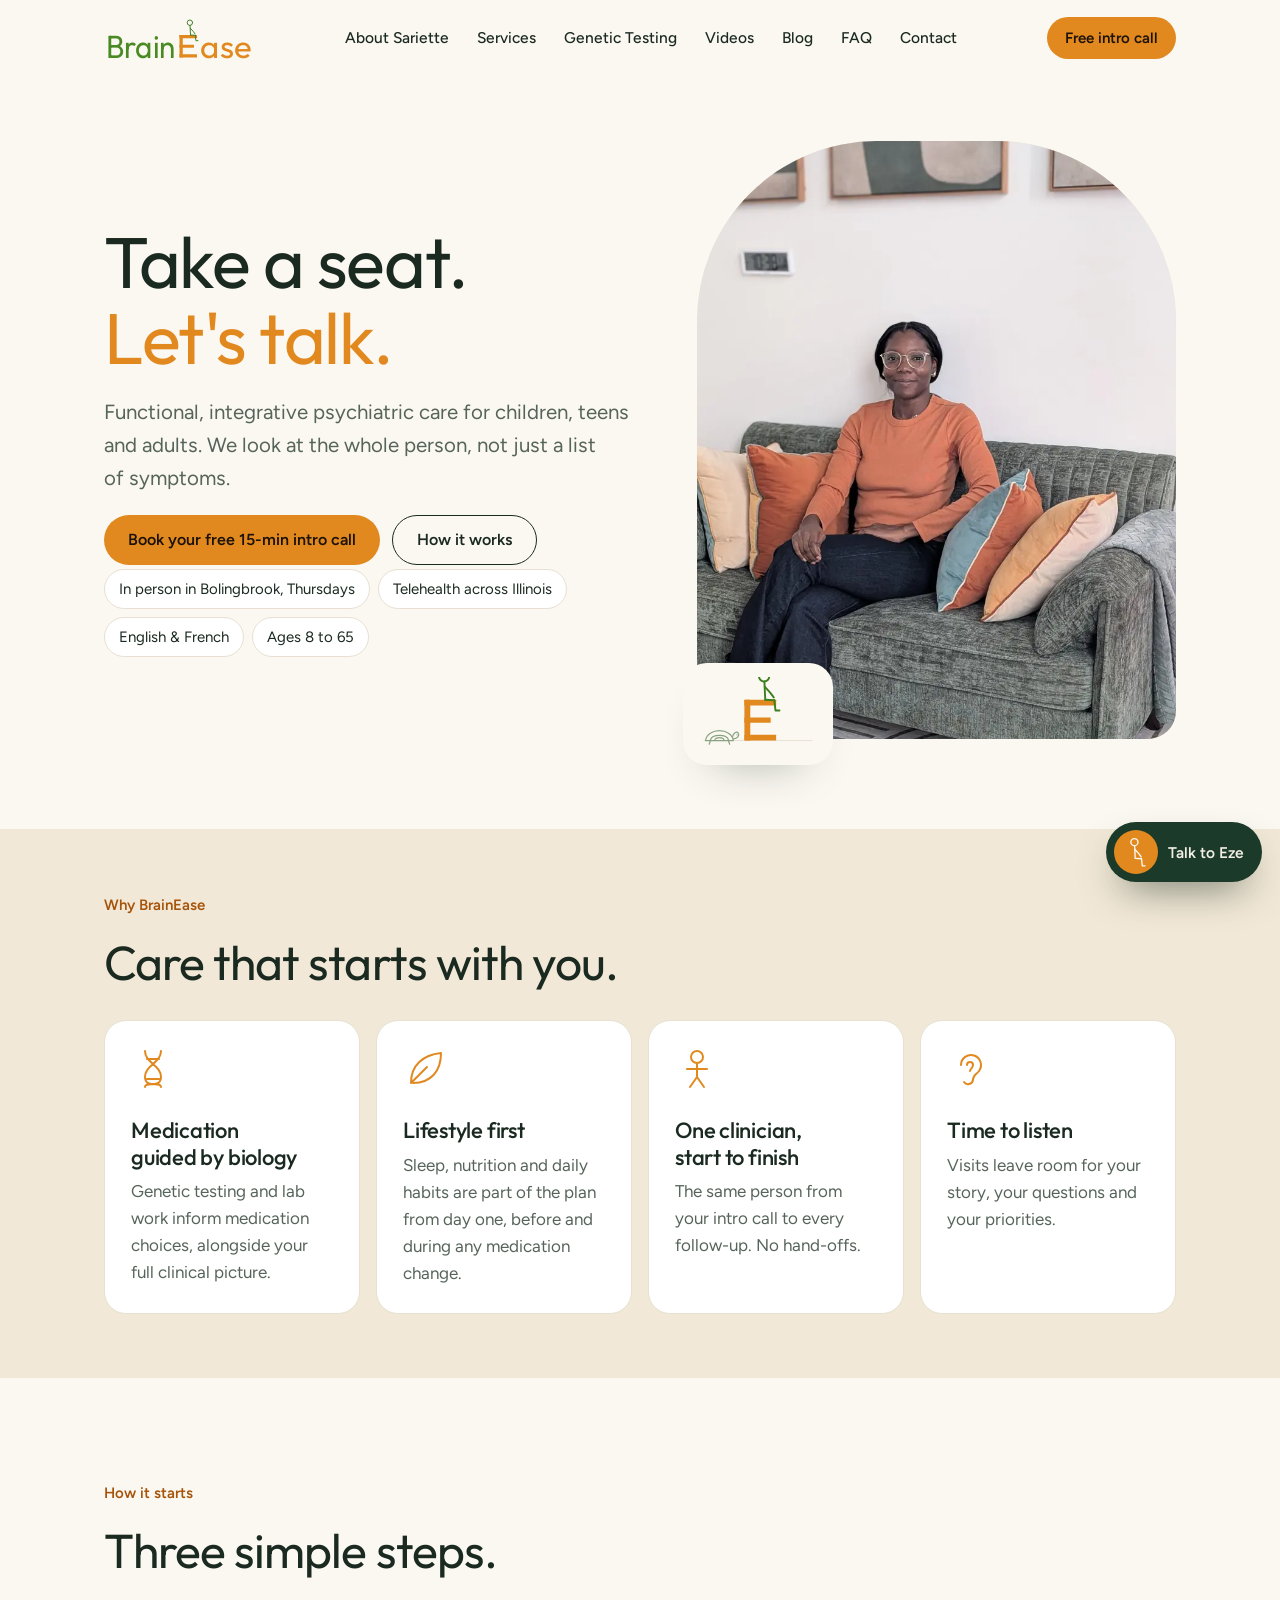
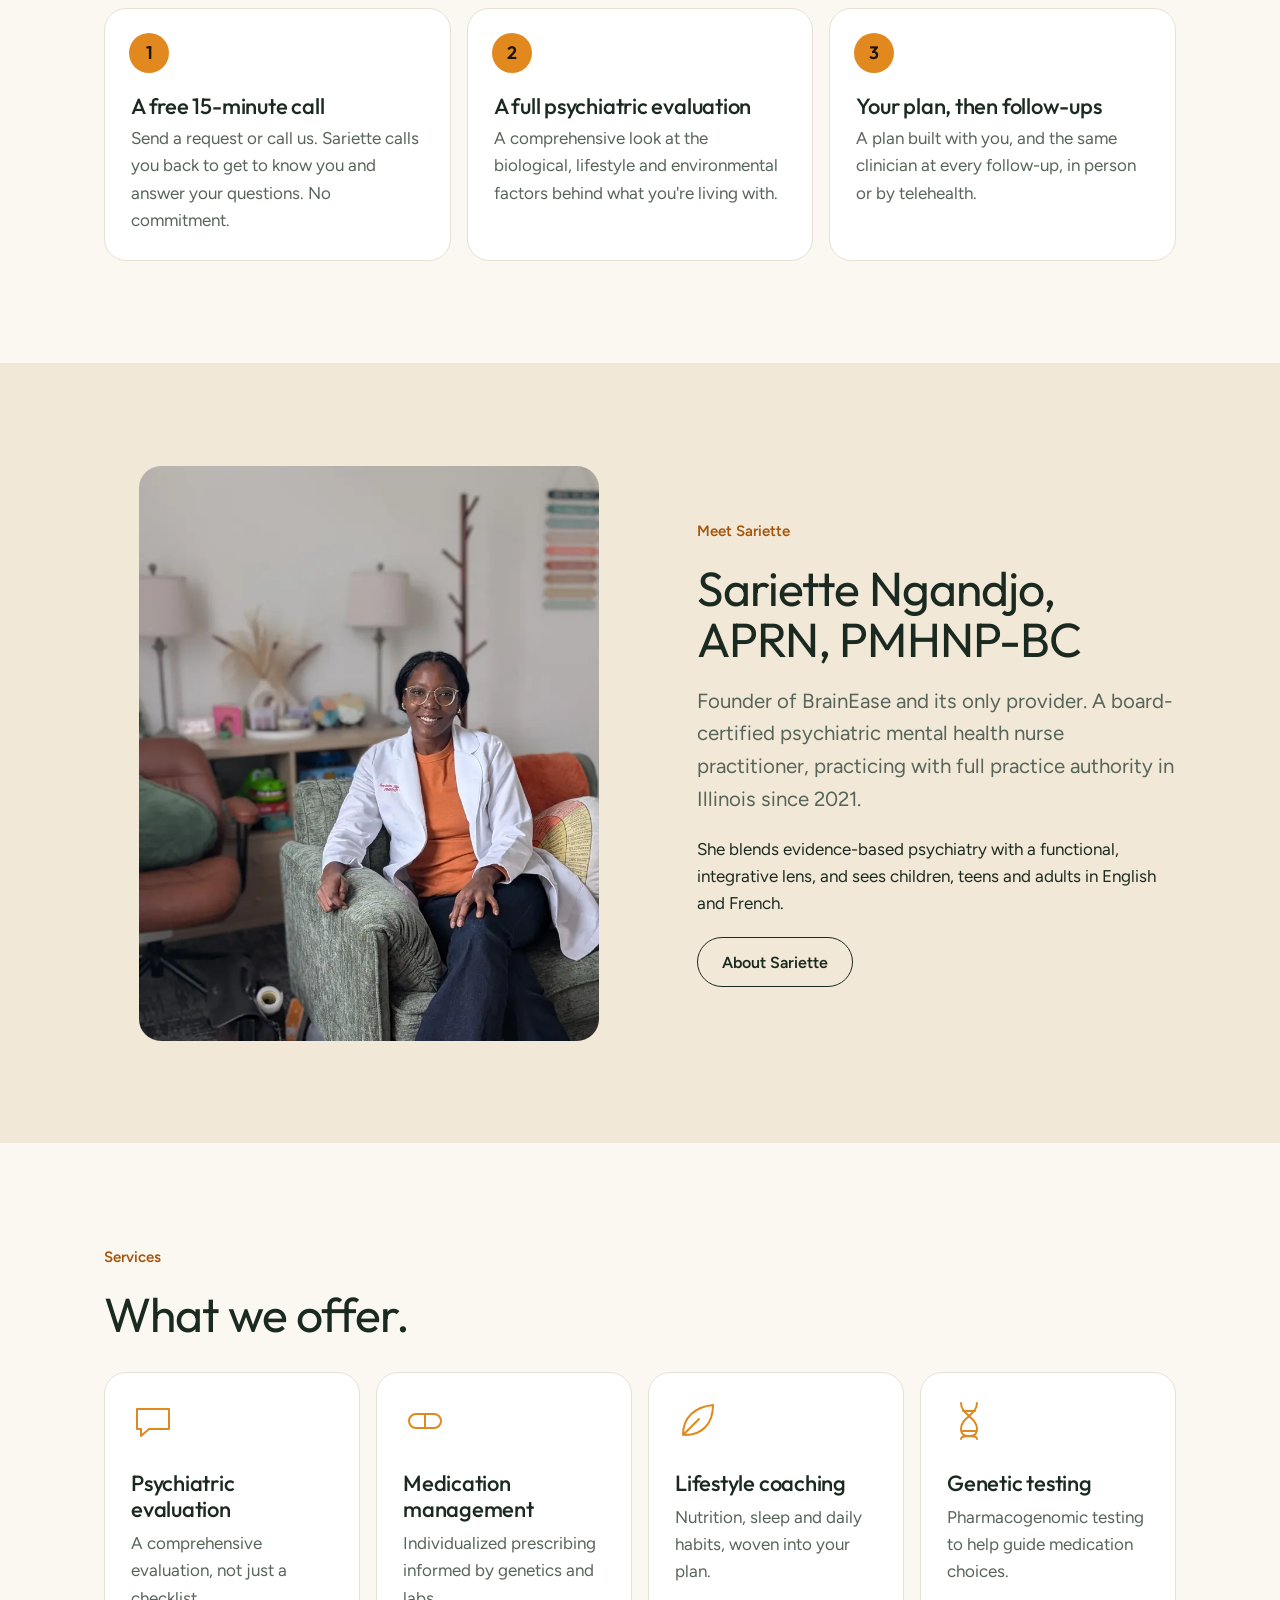
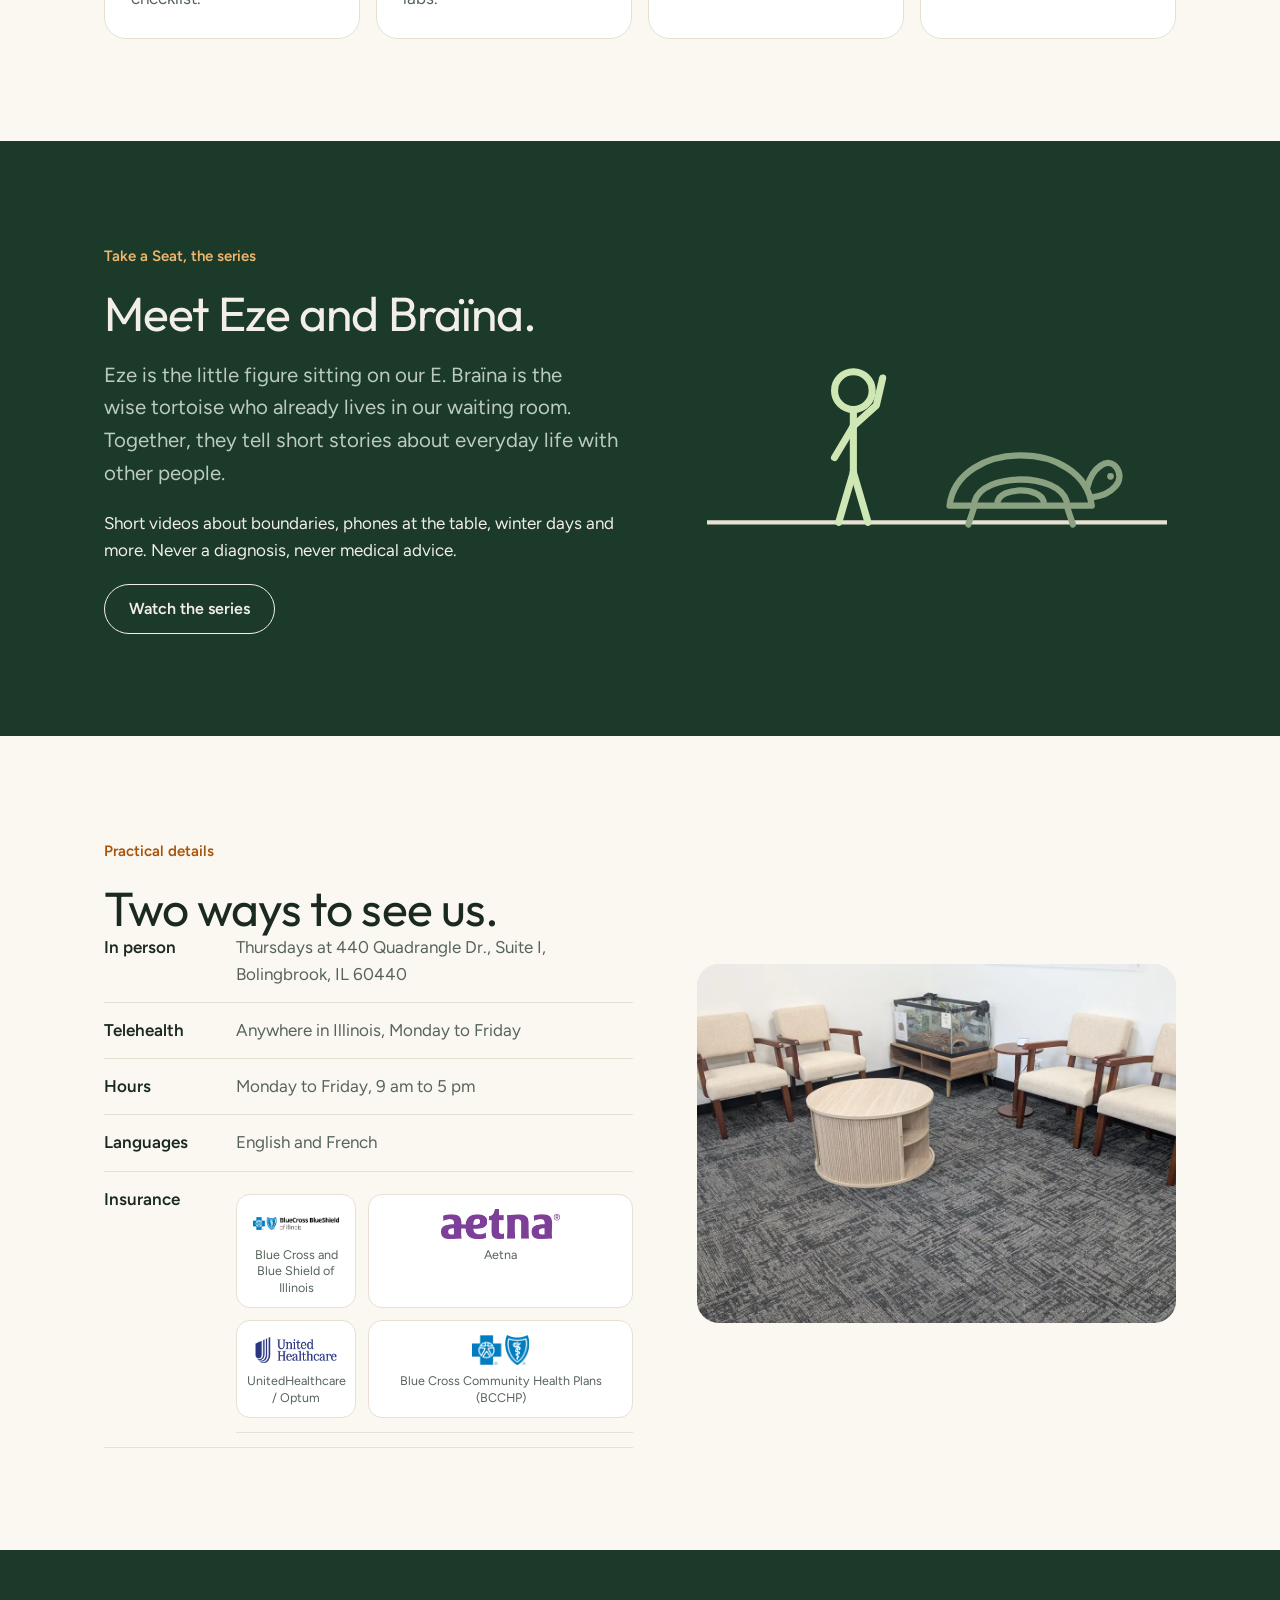
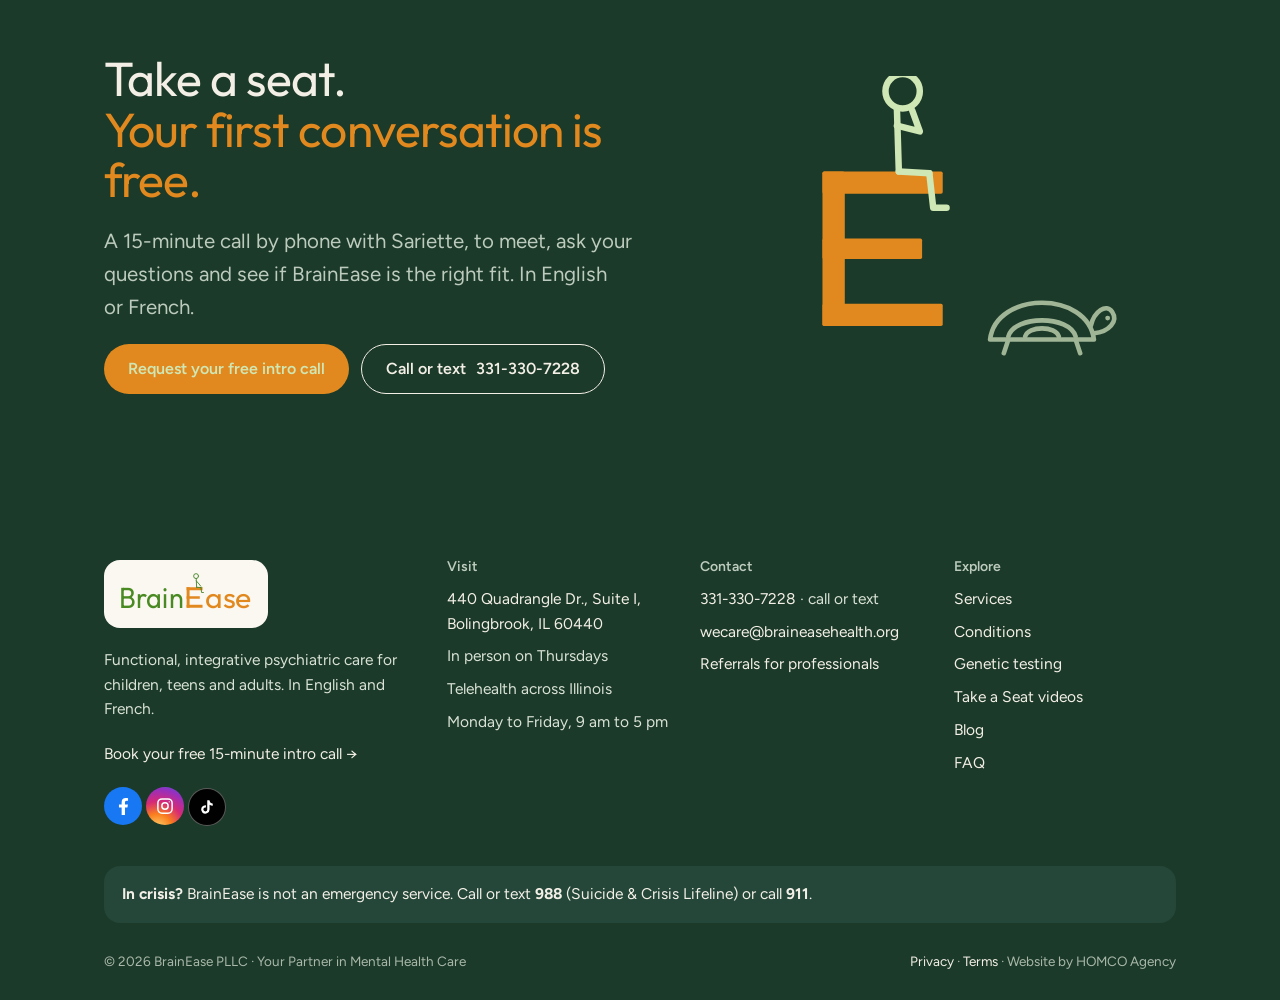
<file: index.html>
<!DOCTYPE html>
<html lang="en">
<head>
<meta charset="utf-8">
<meta name="viewport" content="width=device-width, initial-scale=1">
<title>BrainEase | Psychiatric care in Bolingbrook and telehealth across Illinois</title>
<meta name="description" content="Functional, integrative psychiatric care for children, teens and adults. In person in Bolingbrook on Thursdays, telehealth across Illinois, in English and French. Free 15-minute intro call.">
<link rel="canonical" href="https://braineasehealth.org/">
<meta property="og:type" content="website"><meta property="og:site_name" content="BrainEase">
<meta property="og:title" content="BrainEase | Psychiatric care in Bolingbrook and telehealth across Illinois"><meta property="og:description" content="Functional, integrative psychiatric care for children, teens and adults. In person in Bolingbrook on Thursdays, telehealth across Illinois, in English and French. Free 15-minute intro call.">
<meta property="og:url" content="https://braineasehealth.org/"><meta property="og:image" content="https://braineasehealth.org/img/sariette-sofa-orange.jpg">
<meta name="theme-color" content="#1c3a29">
<link rel="icon" href="assets/favicon.svg" type="image/svg+xml">
<link rel="preconnect" href="https://fonts.googleapis.com"><link rel="preconnect" href="https://fonts.gstatic.com" crossorigin>
<link href="https://fonts.googleapis.com/css2?family=Outfit:wght@300;400;500&family=Figtree:wght@400;500;600&display=swap" rel="stylesheet">
<link rel="stylesheet" href="assets/site.css">
<script type="application/ld+json">{"@context": "https://schema.org", "@type": "MedicalClinic", "name": "BrainEase PLLC", "url": "https://braineasehealth.org/", "slogan": "Your Partner in Mental Health Care", "telephone": "+1-331-330-7228", "email": "wecare@braineasehealth.org", "image": "https://braineasehealth.org/img/sariette-sofa-orange.jpg", "medicalSpecialty": "Psychiatric", "address": {"@type": "PostalAddress", "streetAddress": "440 Quadrangle Dr., Suite I", "addressLocality": "Bolingbrook", "addressRegion": "IL", "postalCode": "60440", "addressCountry": "US"}, "areaServed": {"@type": "State", "name": "Illinois"}, "availableLanguage": ["English", "French"], "openingHoursSpecification": [{"@type": "OpeningHoursSpecification", "dayOfWeek": ["Monday", "Tuesday", "Wednesday", "Thursday", "Friday"], "opens": "09:00", "closes": "17:00"}], "founder": {"@type": "Person", "name": "Sariette Ngandjo", "honorificSuffix": "APRN, PMHNP-BC", "jobTitle": "Psychiatric Mental Health Nurse Practitioner"}, "sameAs": ["https://www.facebook.com/braineasehealthpllc", "https://www.instagram.com/braineasehealthpllc", "https://www.tiktok.com/@braineasehealthpllc"]}</script>
</head>
<body>
<a class="skip" href="#main">Skip to content</a>
<header class="hd"><div class="wrap">
  <a class="brand" href="index.html" aria-label="BrainEase home"><svg class="ez " viewBox="0 -26 600 176" role="img" aria-label="BrainEase"><text x="6" y="140" font-family="Outfit,sans-serif" font-size="128" fill="#4a8a22" textLength="282" lengthAdjust="spacingAndGlyphs">Brain</text><g transform="translate(302 50) scale(1)" fill="#e1891f"><rect width="13" height="90" rx="1"/><rect width="70" height="13" rx="1"/><rect y="39" width="58" height="12" rx="1"/><rect y="77" width="70" height="13" rx="1"/></g><text x="384" y="140" font-family="Outfit,sans-serif" font-size="128" fill="#e1891f" textLength="206" lengthAdjust="spacingAndGlyphs">ase</text><g transform="translate(346 50) scale(1.2)"><g class="" fill="none" stroke="var(--ez,#3d7f1f)" stroke-width="3.2" stroke-linecap="round" stroke-linejoin="round"><circle class="d" cx="-2" cy="-41" r="9" pathLength="1" style="--d:0.30s"/><path class="d" d="M-1.5 -32 L0 0" pathLength="1" style="--d:0.58s"/><path class="d" d="M-1 -23 L9 -12 L15 -4" pathLength="1" style="--d:0.86s"/><path class="d" d="M0 0 L16 1" pathLength="1" style="--d:1.14s"/><g class="leg"><path class="d" d="M16 1 L18 19 L25 19" pathLength="1" style="--d:1.42s"/></g></g></g></svg></a>
  <nav class="nav" aria-label="Main"><a href="about.html">About Sariette</a><a href="services.html">Services</a><a href="genetic-testing.html">Genetic Testing</a><a href="videos.html">Videos</a><a href="blog/index.html">Blog</a><a href="faq.html">FAQ</a><a href="contact.html">Contact</a></nav>
  <a class="btn sm" href="contact.html#request" data-eze="book">Free intro call</a>
  <button class="burger" type="button" aria-label="Menu" aria-expanded="false" aria-controls="drawer"><span></span></button>
</div></header>
<nav class="drawer" id="drawer" aria-label="Mobile"><a href="index.html">Home</a><a href="about.html">About Sariette</a><a href="services.html">Services</a><a href="genetic-testing.html">Genetic Testing</a><a href="videos.html">Videos</a><a href="blog/index.html">Blog</a><a href="faq.html">FAQ</a><a href="contact.html">Contact</a><a href="conditions.html">Conditions</a><a href="for-professionals.html">For Professionals</a><a class="btn" href="contact.html#request" data-eze="book">Book your free 15-min intro call</a><p class="small"><span data-cfg="phone">331-330-7228</span> · call or text</p></nav>
<main id="main">
<section class="hero"><div class="wrap grid2">
  <div class="stack">
    <h1>Take a seat.<br><em>Let's talk.</em></h1>
    <p class="lead">Functional, integrative psychiatric care for children, teens and adults. We look at the whole person, not just a list of symptoms.</p>
    <div class="btns"><a class="btn" href="contact.html#request" data-eze="book">Book your free 15-min intro call</a><a class="btn ghost" href="#how">How it works</a></div>
    <div class="facts"><span class="chip">In person in Bolingbrook, Thursdays</span><span class="chip">Telehealth across Illinois</span><span class="chip">English &amp; French</span><span class="chip">Ages 8 to 65</span></div>
  </div>
  <div class="hero-pic"><div class="photo"><picture><source srcset="img/sariette-sofa-orange.webp" type="image/webp"><img src="img/sariette-sofa-orange.jpg" alt="Sariette Ngandjo, APRN, PMHNP-BC, in the BrainEase office" width="787" height="1400" loading="eager" decoding="async" style="object-position:50% 26%"></picture></div>
    <div class="ezb"><svg class="ez" viewBox="-120 -110 260 160" aria-hidden="true"><path d="M-110 30 H130" stroke="#e7e0d3" stroke-width="2"/><g transform="translate(-20 -60) scale(1)" fill="#e1891f"><rect width="13" height="90" rx="1"/><rect width="70" height="13" rx="1"/><rect y="39" width="58" height="12" rx="1"/><rect y="77" width="70" height="13" rx="1"/></g><g transform="translate(26 -60) scale(1.25)"><g class="br" fill="none" stroke="var(--ez,#3d7f1f)" stroke-width="3.4" stroke-linecap="round" stroke-linejoin="round"><circle class="d" cx="-2" cy="-41" r="9" pathLength="1" style="--d:0.20s"/><path class="d" d="M-1.5 -32 L0 0" pathLength="1" style="--d:0.40s"/><path class="d" d="M-1 -23 L9 -12 L15 -4" pathLength="1" style="--d:0.60s"/><path class="d" d="M0 0 L16 1" pathLength="1" style="--d:0.80s"/><g class="leg"><path class="d" d="M16 1 L18 19 L25 19" pathLength="1" style="--d:1.00s"/></g></g></g><g transform="translate(-75 30) scale(.9)"><g fill="none" stroke="#8aa281" stroke-width="3" stroke-linecap="round" stroke-linejoin="round"><path class="d" pathLength="1" style="--d:1.10s" d="M-34 0 C-30 -32 30 -32 34 0 Z"/><path class="d" pathLength="1" style="--d:1.40s" d="M-22 -2 C-18 -16 18 -16 22 -2 M-11 -2 C-9 -9 9 -9 11 -2"/><path class="d" pathLength="1" style="--d:1.60s" d="M34 -4 C44 -5 50 -12 46 -18 C42 -24 34 -18 32 -9"/><path class="d" pathLength="1" style="--d:1.70s" d="M-22 0 L-25 9 M22 0 L25 9"/></g><circle cx="43" cy="-14" r="1.6" fill="#8aa281"/></g></svg></div></div>
</div></section>

<section class="band sand tight"><div class="wrap">
  <div class="stack reveal"><p class="kicker">Why BrainEase</p><h2>Care that starts with you.</h2></div>
  <div class="cards c4" style="margin-top:32px">
    <div class="card reveal"><svg class="ic" viewBox="0 0 44 44" aria-hidden="true"><path d="M14 4c0 12 16 14 16 26s-16 4-16 10M30 4c0 12-16 14-16 26s16 4 16 10M16 12h12M16 32h12"/></svg><h3>Medication guided by biology</h3><p>Genetic testing and lab work inform medication choices, alongside your full clinical picture.</p></div>
    <div class="card reveal"><svg class="ic" viewBox="0 0 44 44" aria-hidden="true"><path d="M8 36C8 18 20 8 38 6c0 18-10 30-28 30M8 36l16-16"/></svg><h3>Lifestyle first</h3><p>Sleep, nutrition and daily habits are part of the plan from day one, before and during any medication change.</p></div>
    <div class="card reveal"><svg class="ic" viewBox="0 0 44 44" aria-hidden="true"><circle cx="22" cy="10" r="6"/><path d="M22 16v14M22 30l-7 10M22 30l7 10M12 22h20"/></svg><h3>One clinician, start to finish</h3><p>The same person from your intro call to every follow-up. No hand-offs.</p></div>
    <div class="card reveal"><svg class="ic" viewBox="0 0 44 44" aria-hidden="true"><path d="M14 18a10 10 0 1 1 18 6c-3 4-6 4-6 9a5 5 0 0 1-9 2M20 18a3 3 0 0 1 6 0c0 3-3 4-3 6"/></svg><h3>Time to listen</h3><p>Visits leave room for your story, your questions and your priorities.</p></div>
  </div>
</div></section>

<section class="band" id="how"><div class="wrap">
  <div class="stack reveal"><p class="kicker">How it starts</p><h2>Three simple steps.</h2></div>
  <ol class="steps" style="margin-top:32px">
    <li class="reveal"><h3>A free 15-minute call</h3><p>Send a request or call us. Sariette calls you back to get to know you and answer your questions. No commitment.</p></li>
    <li class="reveal"><h3>A full psychiatric evaluation</h3><p>A comprehensive look at the biological, lifestyle and environmental factors behind what you're living with.</p></li>
    <li class="reveal"><h3>Your plan, then follow-ups</h3><p>A plan built with you, and the same clinician at every follow-up, in person or by telehealth.</p></li>
  </ol>
</div></section>

<section class="band sand"><div class="wrap grid2 rev">
  <div class="stack reveal"><p class="kicker">Meet Sariette</p><h2>Sariette Ngandjo, APRN, PMHNP-BC</h2>
    <p class="lead">Founder of BrainEase and its only provider. A board-certified psychiatric mental health nurse practitioner, practicing with full practice authority in Illinois since 2021.</p>
    <p>She blends evidence-based psychiatry with a functional, integrative lens, and sees children, teens and adults in English and French.</p>
    <a class="btn ghost" href="about.html">About Sariette</a></div>
  <div class="reveal" style="max-width:460px;width:100%;justify-self:center"><div class="photo" style="aspect-ratio:4/5"><picture><source srcset="img/sariette-chair.webp" type="image/webp"><img src="img/sariette-chair.jpg" alt="Sariette Ngandjo in her office" width="787" height="1400" loading="lazy" decoding="async" style="object-position:50% 22%"></picture></div></div>
</div></section>

<section class="band"><div class="wrap">
  <div class="stack reveal"><p class="kicker">Services</p><h2>What we offer.</h2></div>
  <div class="cards c4" style="margin-top:32px">
    <a class="card reveal" href="services.html#evaluation" style="text-decoration:none;color:inherit"><svg class="ic" viewBox="0 0 44 44" aria-hidden="true"><path d="M6 10h32v20H18l-8 7v-7H6z"/></svg><h3>Psychiatric evaluation</h3><p>A comprehensive evaluation, not just a checklist.</p></a>
    <a class="card reveal" href="services.html#medication" style="text-decoration:none;color:inherit"><svg class="ic" viewBox="0 0 44 44" aria-hidden="true"><rect x="6" y="15" width="32" height="14" rx="7"/><path d="M22 15v14"/></svg><h3>Medication management</h3><p>Individualized prescribing informed by genetics and labs.</p></a>
    <a class="card reveal" href="services.html#lifestyle" style="text-decoration:none;color:inherit"><svg class="ic" viewBox="0 0 44 44" aria-hidden="true"><path d="M8 36C8 18 20 8 38 6c0 18-10 30-28 30M8 36l16-16"/></svg><h3>Lifestyle coaching</h3><p>Nutrition, sleep and daily habits, woven into your plan.</p></a>
    <a class="card reveal" href="genetic-testing.html" style="text-decoration:none;color:inherit"><svg class="ic" viewBox="0 0 44 44" aria-hidden="true"><path d="M14 4c0 12 16 14 16 26s-16 4-16 10M30 4c0 12-16 14-16 26s16 4 16 10M16 12h12M16 32h12"/></svg><h3>Genetic testing</h3><p>Pharmacogenomic testing to help guide medication choices.</p></a>
  </div>
</div></section>

<section class="band deep"><div class="wrap grid2">
  <div class="stack reveal"><p class="kicker">Take a Seat, the series</p><h2>Meet Eze and Braïna.</h2>
    <p class="lead">Eze is the little figure sitting on our E. Braïna is the wise tortoise who already lives in our waiting room. Together, they tell short stories about everyday life with other people.</p>
    <p>Short videos about boundaries, phones at the table, winter days and more. Never a diagnosis, never medical advice.</p>
    <a class="btn ghost" href="videos.html" style="color:#f3efe6">Watch the series</a></div>
  <div style="--ez:#cfe7b4;max-width:460px;width:100%;justify-self:center"><svg class="ez" viewBox="-110 -80 220 100" aria-hidden="true"><path d="M-110 12 H110" stroke="#e7e0d3" stroke-width="2"/><g transform="translate(-40 12)"><g class="" fill="none" stroke="var(--ez,#3d7f1f)" stroke-width="3.4" stroke-linecap="round" stroke-linejoin="round"><circle class="d" cx="0" cy="-63" r="9" pathLength="1" style="--d:0.10s"/><path class="d" d="M0 -54 L0 -24" pathLength="1" style="--d:0.30s"/><path class="d" d="M0 -24 L-7 0" pathLength="1" style="--d:0.50s"/><path class="d" d="M0 -24 L7 0" pathLength="1" style="--d:0.70s"/><path class="d" d="M0 -46 L-9 -31" pathLength="1" style="--d:0.90s"/><g class="wv"><path class="d" d="M0 -46 L11 -56 L14 -69" pathLength="1" style="--d:1.10s"/></g></g></g><g transform="translate(40 4)"><g fill="none" stroke="#8aa281" stroke-width="3" stroke-linecap="round" stroke-linejoin="round"><path class="d" pathLength="1" style="--d:0.80s" d="M-34 0 C-30 -32 30 -32 34 0 Z"/><path class="d" pathLength="1" style="--d:1.10s" d="M-22 -2 C-18 -16 18 -16 22 -2 M-11 -2 C-9 -9 9 -9 11 -2"/><path class="d" pathLength="1" style="--d:1.30s" d="M34 -4 C44 -5 50 -12 46 -18 C42 -24 34 -18 32 -9"/><path class="d" pathLength="1" style="--d:1.40s" d="M-22 0 L-25 9 M22 0 L25 9"/></g><circle cx="43" cy="-14" r="1.6" fill="#8aa281"/></g></svg></div>
</div></section>

<section class="band"><div class="wrap grid2">
  <div class="stack reveal"><p class="kicker">Practical details</p><h2>Two ways to see us.</h2>
    <dl class="info" style="margin:0">
      <div><dt>In person</dt><span>Thursdays at <span data-cfg="address">440 Quadrangle Dr., Suite I, Bolingbrook, IL 60440</span></span></div>
      <div><dt>Telehealth</dt><span>Anywhere in Illinois, Monday to Friday</span></div>
      <div><dt>Hours</dt><span data-cfg="hours">Monday to Friday, 9 am to 5 pm</span></div>
      <div><dt>Languages</dt><span>English and French</span></div>
      <div><dt>Insurance</dt><span><div class="ins-grid ins-grid--mini"><figure><img src="img/logo-bcbsil.png" alt="Blue Cross and Blue Shield of Illinois logo" loading="lazy" decoding="async"><figcaption>Blue Cross and Blue Shield of Illinois</figcaption></figure><figure><img src="img/logo-aetna.png" alt="Aetna logo" loading="lazy" decoding="async"><figcaption>Aetna</figcaption></figure><figure><img src="img/logo-uhc.png" alt="UnitedHealthcare logo" loading="lazy" decoding="async"><figcaption>UnitedHealthcare / Optum</figcaption></figure><figure><img src="img/logo-bcchp.png" alt="Blue Cross Community Health Plans logo" loading="lazy" decoding="async"><figcaption>Blue Cross Community Health Plans (BCCHP)</figcaption></figure></div></span></div>
    </dl></div>
  <div class="reveal"><div class="photo" style="aspect-ratio:4/3"><picture><source srcset="img/waiting-room.webp" type="image/webp"><img src="img/waiting-room.jpg" alt="The BrainEase waiting room, with Braïna&#x27;s terrarium" width="1400" height="788" loading="lazy" decoding="async" style="object-position:50% 50%"></picture></div></div>
</div></section>
<section class="band deep"><div class="wrap grid2">
  <div class="stack reveal"><h2>Take a seat.<br><span style="color:#e1891f">Your first conversation is free.</span></h2>
  <p class="lead">A 15-minute call by phone with Sariette, to meet, ask your questions and see if BrainEase is the right fit. In English or French.</p>
  <div class="btns"><a class="btn" href="contact.html#request" data-eze="book">Request your free intro call</a><a class="btn ghost" data-href="phoneHref" href="tel:+13313307228">Call or text <span data-cfg="phone">331-330-7228</span></a></div></div>
  <div style="max-width:420px;justify-self:center;width:100%"><svg class="ez" viewBox="-110 -110 220 150" aria-hidden="true" style="--ez:#cfe7b4"><g transform="translate(-60 -60) scale(0.9)" fill="#e1891f"><rect width="13" height="90" rx="1"/><rect width="70" height="13" rx="1"/><rect y="39" width="58" height="12" rx="1"/><rect y="77" width="70" height="13" rx="1"/></g><g transform="translate(-20 -60)"><g class="" fill="none" stroke="var(--ez,#3d7f1f)" stroke-width="3.4" stroke-linecap="round" stroke-linejoin="round"><circle class="d" cx="2" cy="-42" r="9" pathLength="1" style="--d:0.10s"/><path class="d" d="M-1 -33 L0 0" pathLength="1" style="--d:0.30s"/><path class="d" d="M-1 -24 L11 -21 L7 -32" pathLength="1" style="--d:0.50s"/><path class="d" d="M0 0 L16 1" pathLength="1" style="--d:0.70s"/><g class="leg"><path class="d" d="M16 1 L18 19 L25 19" pathLength="1" style="--d:0.90s"/></g></g></g><g transform="translate(55 28) scale(.8)"><g fill="none" stroke="#9fb596" stroke-width="3" stroke-linecap="round" stroke-linejoin="round"><path class="d" pathLength="1" style="--d:0.60s" d="M-34 0 C-30 -32 30 -32 34 0 Z"/><path class="d" pathLength="1" style="--d:0.90s" d="M-22 -2 C-18 -16 18 -16 22 -2 M-11 -2 C-9 -9 9 -9 11 -2"/><path class="d" pathLength="1" style="--d:1.10s" d="M34 -4 C44 -5 50 -12 46 -18 C42 -24 34 -18 32 -9"/><path class="d" pathLength="1" style="--d:1.20s" d="M-22 0 L-25 9 M22 0 L25 9"/></g><circle cx="43" cy="-14" r="1.6" fill="#9fb596"/></g></svg></div>
</div></section>
</main>
<footer class="ft"><div class="wrap">
  <div class="cols">
    <div class="stack">
      <a href="index.html" aria-label="BrainEase home" style="display:inline-block;background:#fbf8f2;border-radius:16px;padding:10px 14px"><svg style="height:40px;width:auto" class="ez " viewBox="0 -26 600 176" role="img" aria-label="BrainEase"><text x="6" y="140" font-family="Outfit,sans-serif" font-size="128" fill="#4a8a22" textLength="282" lengthAdjust="spacingAndGlyphs">Brain</text><g transform="translate(302 50) scale(1)" fill="#e1891f"><rect width="13" height="90" rx="1"/><rect width="70" height="13" rx="1"/><rect y="39" width="58" height="12" rx="1"/><rect y="77" width="70" height="13" rx="1"/></g><text x="384" y="140" font-family="Outfit,sans-serif" font-size="128" fill="#e1891f" textLength="206" lengthAdjust="spacingAndGlyphs">ase</text><g transform="translate(346 50) scale(1.2)"><g class="" fill="none" stroke="var(--ez,#3d7f1f)" stroke-width="3.2" stroke-linecap="round" stroke-linejoin="round"><circle class="d" cx="-2" cy="-41" r="9" pathLength="1" style="--d:0.30s"/><path class="d" d="M-1.5 -32 L0 0" pathLength="1" style="--d:0.58s"/><path class="d" d="M-1 -23 L9 -12 L15 -4" pathLength="1" style="--d:0.86s"/><path class="d" d="M0 0 L16 1" pathLength="1" style="--d:1.14s"/><g class="leg"><path class="d" d="M16 1 L18 19 L25 19" pathLength="1" style="--d:1.42s"/></g></g></g></svg></a>
      <p>Functional, integrative psychiatric care for children, teens and adults. In English and French.</p>
      <p><a href="contact.html#request" data-eze="book">Book your free 15-minute intro call →</a></p>
      <p><a href="https://www.facebook.com/braineasehealthpllc" target="_blank" rel="noopener" aria-label="BrainEase on Facebook" title="BrainEase on Facebook" style="display:inline-flex;align-items:center;justify-content:center;width:38px;height:38px;border-radius:50%;background:#1877F2"><svg width="17" height="17" viewBox="0 0 320 512" fill="#ffffff" aria-hidden="true"><path d="M279.14 288l14.22-92.66h-88.91v-60.13c0-25.35 12.42-50.06 52.24-50.06h40.42V6.26S260.43 0 225.36 0c-73.22 0-121.08 44.38-121.08 124.72v70.62H22.89V288h81.39v224h100.17V288z"/></svg></a> <a href="https://www.instagram.com/braineasehealthpllc" target="_blank" rel="noopener" aria-label="BrainEase on Instagram" title="BrainEase on Instagram" style="display:inline-flex;align-items:center;justify-content:center;width:38px;height:38px;border-radius:50%;background:radial-gradient(circle at 30% 110%, #feda75 0%, #fa7e1e 30%, #d62976 55%, #962fbf 80%, #4f5bd5 100%)"><svg width="18" height="18" viewBox="0 0 24 24" fill="none" stroke="#ffffff" stroke-width="2" aria-hidden="true"><rect x="2.5" y="2.5" width="19" height="19" rx="5.5"/><circle cx="12" cy="12" r="4.2"/><circle cx="17.6" cy="6.4" r="0.8" fill="#ffffff" stroke="none"/></svg></a> <a href="https://www.tiktok.com/@braineasehealthpllc" target="_blank" rel="noopener" aria-label="BrainEase on TikTok" title="BrainEase on TikTok" style="display:inline-flex;align-items:center;justify-content:center;width:38px;height:38px;border-radius:50%;background:#010101;border:1px solid rgba(255,255,255,0.35)"><svg width="16" height="16" viewBox="0 0 24 24" fill="#ffffff" aria-hidden="true"><path d="M19.59 6.69a4.83 4.83 0 0 1-3.77-4.25V2h-3.45v13.67a2.89 2.89 0 0 1-5.2 1.74 2.89 2.89 0 0 1 2.31-4.64 2.93 2.93 0 0 1 .88.13V9.4a6.84 6.84 0 0 0-1-.05A6.33 6.33 0 0 0 5 20.1a6.34 6.34 0 0 0 10.86-4.43v-7a8.16 8.16 0 0 0 4.77 1.52v-3.4a4.85 4.85 0 0 1-1-.1z"/></svg></a></p>
    </div>
    <div><h4>Visit</h4><ul>
      <li><a data-href="mapsUrl" href="#" target="_blank" rel="noopener" data-cfg="address">440 Quadrangle Dr., Suite I, Bolingbrook, IL 60440</a></li>
      <li>In person on Thursdays</li><li>Telehealth across Illinois</li><li data-cfg="hours">Monday to Friday, 9 am to 5 pm</li></ul></div>
    <div><h4>Contact</h4><ul>
      <li><a data-href="phoneHref" href="tel:+13313307228" data-cfg="phone">331-330-7228</a> · call or text</li>
      <li><a href="mailto:wecare@braineasehealth.org" data-cfg="email">wecare@braineasehealth.org</a></li>
      <li><a href="for-professionals.html">Referrals for professionals</a></li></ul></div>
    <div><h4>Explore</h4><ul>
      <li><a href="services.html">Services</a></li><li><a href="conditions.html">Conditions</a></li><li><a href="genetic-testing.html">Genetic testing</a></li>
      <li><a href="videos.html">Take a Seat videos</a></li><li><a href="blog/index.html">Blog</a></li><li><a href="faq.html">FAQ</a></li></ul></div>
  </div>
  <p class="crisis"><b>In crisis?</b> BrainEase is not an emergency service. Call or text <b>988</b> (Suicide &amp; Crisis Lifeline) or call <b>911</b>.</p>
  <div class="base"><span>© <span id="yr">2026</span> BrainEase PLLC · Your Partner in Mental Health Care</span>
  <span><a href="privacy.html">Privacy</a> · <a href="terms.html">Terms</a> · Website by HOMCO Agency</span></div>
</div></footer>
<script src="assets/site.js" defer></script>
</body>
</html>
</file>
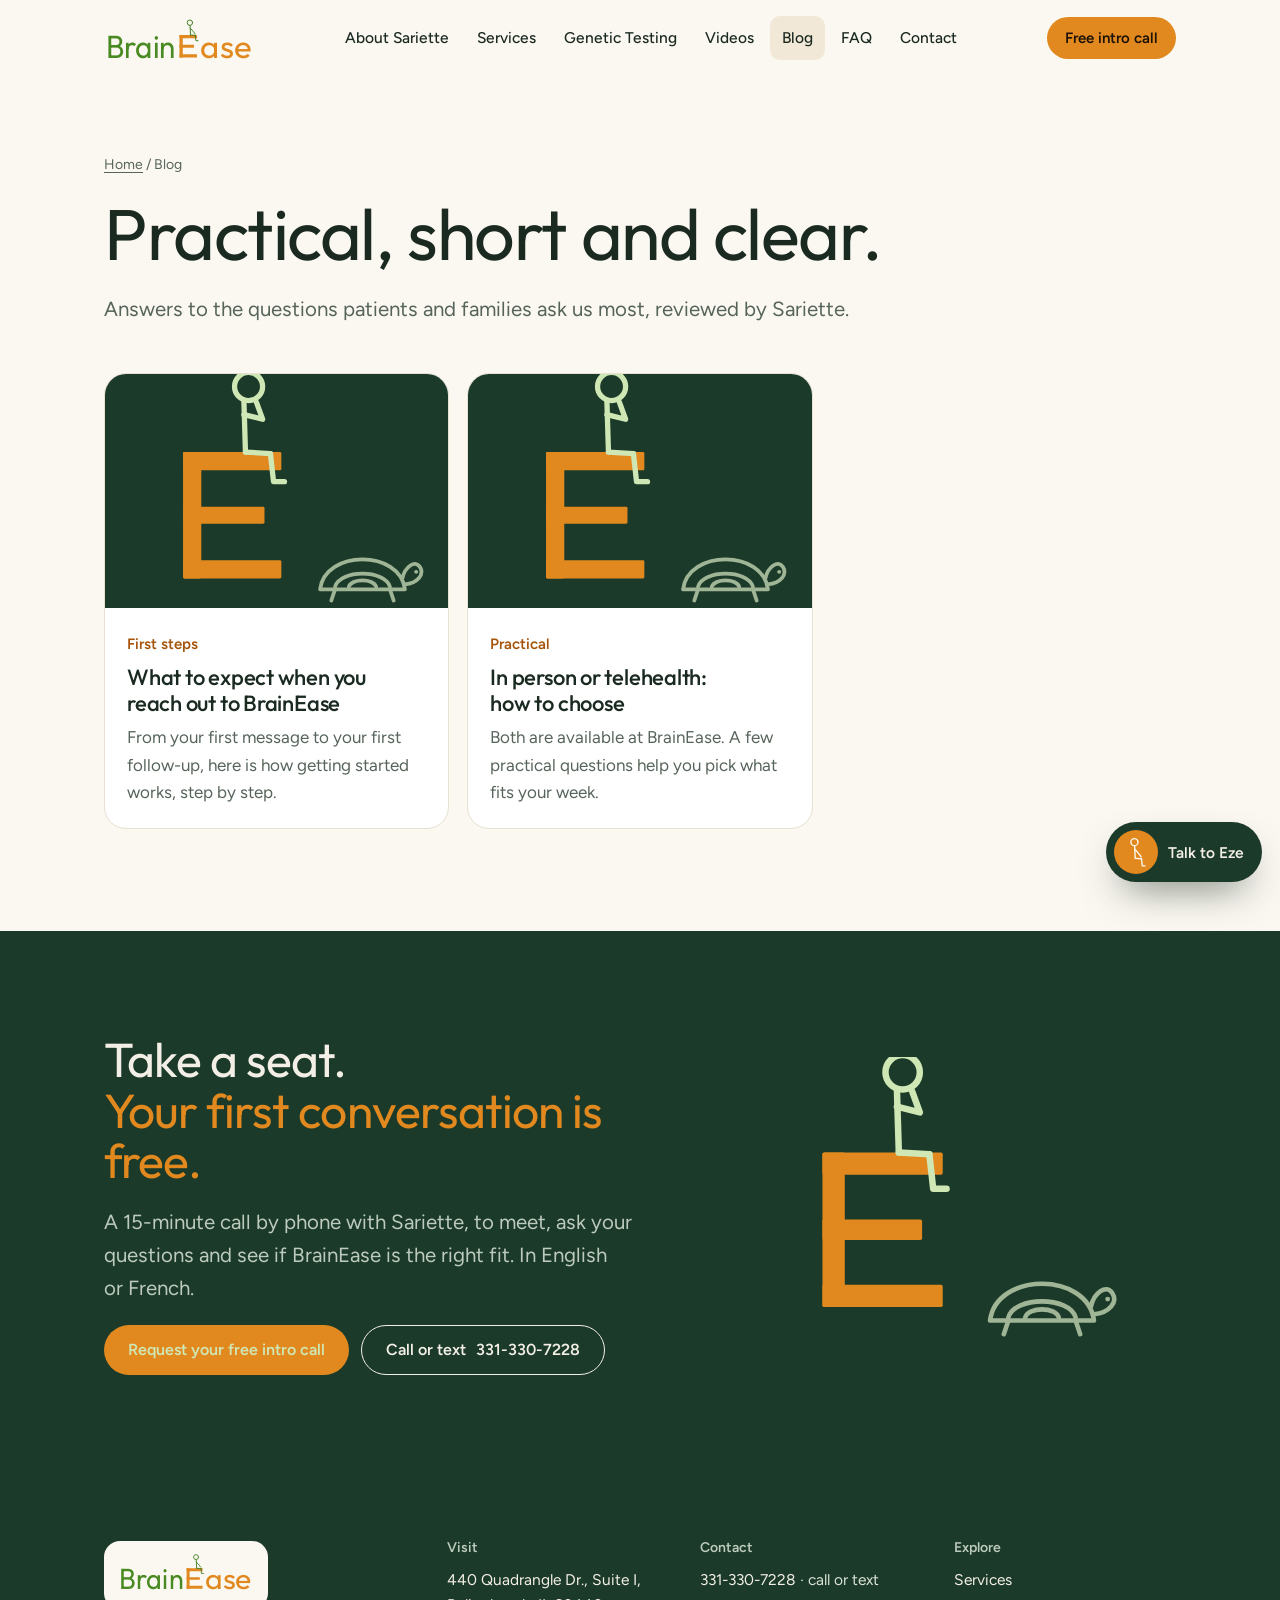
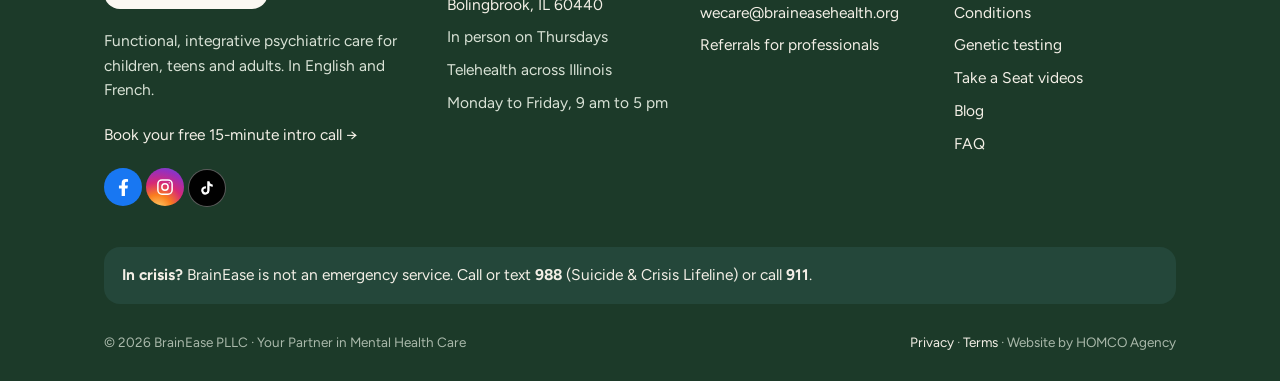
<file: blog/index.html>
<!DOCTYPE html>
<html lang="en">
<head>
<meta charset="utf-8">
<meta name="viewport" content="width=device-width, initial-scale=1">
<title>Blog | Practical guides from BrainEase</title>
<meta name="description" content="Short, practical articles from BrainEase: getting started, telehealth in Illinois, genetic testing explained, and more.">
<link rel="canonical" href="https://braineasehealth.org/blog/">
<meta property="og:type" content="website"><meta property="og:site_name" content="BrainEase">
<meta property="og:title" content="Blog | Practical guides from BrainEase"><meta property="og:description" content="Short, practical articles from BrainEase: getting started, telehealth in Illinois, genetic testing explained, and more.">
<meta property="og:url" content="https://braineasehealth.org/blog/"><meta property="og:image" content="https://braineasehealth.org/img/sariette-sofa-orange.jpg">
<meta name="theme-color" content="#1c3a29">
<link rel="icon" href="../assets/favicon.svg" type="image/svg+xml">
<link rel="preconnect" href="https://fonts.googleapis.com"><link rel="preconnect" href="https://fonts.gstatic.com" crossorigin>
<link href="https://fonts.googleapis.com/css2?family=Outfit:wght@300;400;500&family=Figtree:wght@400;500;600&display=swap" rel="stylesheet">
<link rel="stylesheet" href="../assets/site.css">
<script type="application/ld+json">{"@context": "https://schema.org", "@type": "MedicalClinic", "name": "BrainEase PLLC", "url": "https://braineasehealth.org/", "slogan": "Your Partner in Mental Health Care", "telephone": "+1-331-330-7228", "email": "wecare@braineasehealth.org", "image": "https://braineasehealth.org/img/sariette-sofa-orange.jpg", "medicalSpecialty": "Psychiatric", "address": {"@type": "PostalAddress", "streetAddress": "440 Quadrangle Dr., Suite I", "addressLocality": "Bolingbrook", "addressRegion": "IL", "postalCode": "60440", "addressCountry": "US"}, "areaServed": {"@type": "State", "name": "Illinois"}, "availableLanguage": ["English", "French"], "openingHoursSpecification": [{"@type": "OpeningHoursSpecification", "dayOfWeek": ["Monday", "Tuesday", "Wednesday", "Thursday", "Friday"], "opens": "09:00", "closes": "17:00"}], "founder": {"@type": "Person", "name": "Sariette Ngandjo", "honorificSuffix": "APRN, PMHNP-BC", "jobTitle": "Psychiatric Mental Health Nurse Practitioner"}, "sameAs": ["https://www.facebook.com/braineasehealthpllc", "https://www.instagram.com/braineasehealthpllc", "https://www.tiktok.com/@braineasehealthpllc"]}</script>
</head>
<body>
<a class="skip" href="#main">Skip to content</a>
<header class="hd"><div class="wrap">
  <a class="brand" href="../index.html" aria-label="BrainEase home"><svg class="ez " viewBox="0 -26 600 176" role="img" aria-label="BrainEase"><text x="6" y="140" font-family="Outfit,sans-serif" font-size="128" fill="#4a8a22" textLength="282" lengthAdjust="spacingAndGlyphs">Brain</text><g transform="translate(302 50) scale(1)" fill="#e1891f"><rect width="13" height="90" rx="1"/><rect width="70" height="13" rx="1"/><rect y="39" width="58" height="12" rx="1"/><rect y="77" width="70" height="13" rx="1"/></g><text x="384" y="140" font-family="Outfit,sans-serif" font-size="128" fill="#e1891f" textLength="206" lengthAdjust="spacingAndGlyphs">ase</text><g transform="translate(346 50) scale(1.2)"><g class="" fill="none" stroke="var(--ez,#3d7f1f)" stroke-width="3.2" stroke-linecap="round" stroke-linejoin="round"><circle class="d" cx="-2" cy="-41" r="9" pathLength="1" style="--d:0.30s"/><path class="d" d="M-1.5 -32 L0 0" pathLength="1" style="--d:0.58s"/><path class="d" d="M-1 -23 L9 -12 L15 -4" pathLength="1" style="--d:0.86s"/><path class="d" d="M0 0 L16 1" pathLength="1" style="--d:1.14s"/><g class="leg"><path class="d" d="M16 1 L18 19 L25 19" pathLength="1" style="--d:1.42s"/></g></g></g></svg></a>
  <nav class="nav" aria-label="Main"><a href="../about.html">About Sariette</a><a href="../services.html">Services</a><a href="../genetic-testing.html">Genetic Testing</a><a href="../videos.html">Videos</a><a href="../blog/index.html" aria-current="page">Blog</a><a href="../faq.html">FAQ</a><a href="../contact.html">Contact</a></nav>
  <a class="btn sm" href="../contact.html#request" data-eze="book">Free intro call</a>
  <button class="burger" type="button" aria-label="Menu" aria-expanded="false" aria-controls="drawer"><span></span></button>
</div></header>
<nav class="drawer" id="drawer" aria-label="Mobile"><a href="../index.html">Home</a><a href="../about.html">About Sariette</a><a href="../services.html">Services</a><a href="../genetic-testing.html">Genetic Testing</a><a href="../videos.html">Videos</a><a href="../blog/index.html">Blog</a><a href="../faq.html">FAQ</a><a href="../contact.html">Contact</a><a href="../conditions.html">Conditions</a><a href="../for-professionals.html">For Professionals</a><a class="btn" href="../contact.html#request" data-eze="book">Book your free 15-min intro call</a><p class="small"><span data-cfg="phone">331-330-7228</span> · call or text</p></nav>
<main id="main">
<section class="phead"><div class="wrap stack"><p class="crumb"><a href="../index.html">Home</a> / Blog</p><h1>Practical, short and clear.</h1><p class="lead">Answers to the questions patients and families ask us most, reviewed by Sariette.</p></div></section><section class="band" style="padding-top:0"><div class="wrap"><div class="posts"><a class="post reveal" href="../blog/what-to-expect.html"><div class="cov"><svg class="ez" viewBox="-110 -110 220 150" aria-hidden="true" style="--ez:#cfe7b4"><g transform="translate(-60 -60) scale(0.9)" fill="#e1891f"><rect width="13" height="90" rx="1"/><rect width="70" height="13" rx="1"/><rect y="39" width="58" height="12" rx="1"/><rect y="77" width="70" height="13" rx="1"/></g><g transform="translate(-20 -60)"><g class="" fill="none" stroke="var(--ez,#3d7f1f)" stroke-width="3.4" stroke-linecap="round" stroke-linejoin="round"><circle class="d" cx="2" cy="-42" r="9" pathLength="1" style="--d:0.10s"/><path class="d" d="M-1 -33 L0 0" pathLength="1" style="--d:0.30s"/><path class="d" d="M-1 -24 L11 -21 L7 -32" pathLength="1" style="--d:0.50s"/><path class="d" d="M0 0 L16 1" pathLength="1" style="--d:0.70s"/><g class="leg"><path class="d" d="M16 1 L18 19 L25 19" pathLength="1" style="--d:0.90s"/></g></g></g><g transform="translate(55 28) scale(.8)"><g fill="none" stroke="#9fb596" stroke-width="3" stroke-linecap="round" stroke-linejoin="round"><path class="d" pathLength="1" style="--d:0.60s" d="M-34 0 C-30 -32 30 -32 34 0 Z"/><path class="d" pathLength="1" style="--d:0.90s" d="M-22 -2 C-18 -16 18 -16 22 -2 M-11 -2 C-9 -9 9 -9 11 -2"/><path class="d" pathLength="1" style="--d:1.10s" d="M34 -4 C44 -5 50 -12 46 -18 C42 -24 34 -18 32 -9"/><path class="d" pathLength="1" style="--d:1.20s" d="M-22 0 L-25 9 M22 0 L25 9"/></g><circle cx="43" cy="-14" r="1.6" fill="#9fb596"/></g></svg></div><div class="bd"><span class="kicker">First steps</span><h3>What to expect when you reach out to BrainEase</h3><p>From your first message to your first follow-up, here is how getting started works, step by step.</p></div></a><a class="post reveal" href="../blog/in-person-or-telehealth.html"><div class="cov"><svg class="ez" viewBox="-110 -110 220 150" aria-hidden="true" style="--ez:#cfe7b4"><g transform="translate(-60 -60) scale(0.9)" fill="#e1891f"><rect width="13" height="90" rx="1"/><rect width="70" height="13" rx="1"/><rect y="39" width="58" height="12" rx="1"/><rect y="77" width="70" height="13" rx="1"/></g><g transform="translate(-20 -60)"><g class="" fill="none" stroke="var(--ez,#3d7f1f)" stroke-width="3.4" stroke-linecap="round" stroke-linejoin="round"><circle class="d" cx="2" cy="-42" r="9" pathLength="1" style="--d:0.10s"/><path class="d" d="M-1 -33 L0 0" pathLength="1" style="--d:0.30s"/><path class="d" d="M-1 -24 L11 -21 L7 -32" pathLength="1" style="--d:0.50s"/><path class="d" d="M0 0 L16 1" pathLength="1" style="--d:0.70s"/><g class="leg"><path class="d" d="M16 1 L18 19 L25 19" pathLength="1" style="--d:0.90s"/></g></g></g><g transform="translate(55 28) scale(.8)"><g fill="none" stroke="#9fb596" stroke-width="3" stroke-linecap="round" stroke-linejoin="round"><path class="d" pathLength="1" style="--d:0.60s" d="M-34 0 C-30 -32 30 -32 34 0 Z"/><path class="d" pathLength="1" style="--d:0.90s" d="M-22 -2 C-18 -16 18 -16 22 -2 M-11 -2 C-9 -9 9 -9 11 -2"/><path class="d" pathLength="1" style="--d:1.10s" d="M34 -4 C44 -5 50 -12 46 -18 C42 -24 34 -18 32 -9"/><path class="d" pathLength="1" style="--d:1.20s" d="M-22 0 L-25 9 M22 0 L25 9"/></g><circle cx="43" cy="-14" r="1.6" fill="#9fb596"/></g></svg></div><div class="bd"><span class="kicker">Practical</span><h3>In person or telehealth: how to choose</h3><p>Both are available at BrainEase. A few practical questions help you pick what fits your week.</p></div></a></div></div></section><section class="band deep"><div class="wrap grid2">
  <div class="stack reveal"><h2>Take a seat.<br><span style="color:#e1891f">Your first conversation is free.</span></h2>
  <p class="lead">A 15-minute call by phone with Sariette, to meet, ask your questions and see if BrainEase is the right fit. In English or French.</p>
  <div class="btns"><a class="btn" href="../contact.html#request" data-eze="book">Request your free intro call</a><a class="btn ghost" data-href="phoneHref" href="tel:+13313307228">Call or text <span data-cfg="phone">331-330-7228</span></a></div></div>
  <div style="max-width:420px;justify-self:center;width:100%"><svg class="ez" viewBox="-110 -110 220 150" aria-hidden="true" style="--ez:#cfe7b4"><g transform="translate(-60 -60) scale(0.9)" fill="#e1891f"><rect width="13" height="90" rx="1"/><rect width="70" height="13" rx="1"/><rect y="39" width="58" height="12" rx="1"/><rect y="77" width="70" height="13" rx="1"/></g><g transform="translate(-20 -60)"><g class="" fill="none" stroke="var(--ez,#3d7f1f)" stroke-width="3.4" stroke-linecap="round" stroke-linejoin="round"><circle class="d" cx="2" cy="-42" r="9" pathLength="1" style="--d:0.10s"/><path class="d" d="M-1 -33 L0 0" pathLength="1" style="--d:0.30s"/><path class="d" d="M-1 -24 L11 -21 L7 -32" pathLength="1" style="--d:0.50s"/><path class="d" d="M0 0 L16 1" pathLength="1" style="--d:0.70s"/><g class="leg"><path class="d" d="M16 1 L18 19 L25 19" pathLength="1" style="--d:0.90s"/></g></g></g><g transform="translate(55 28) scale(.8)"><g fill="none" stroke="#9fb596" stroke-width="3" stroke-linecap="round" stroke-linejoin="round"><path class="d" pathLength="1" style="--d:0.60s" d="M-34 0 C-30 -32 30 -32 34 0 Z"/><path class="d" pathLength="1" style="--d:0.90s" d="M-22 -2 C-18 -16 18 -16 22 -2 M-11 -2 C-9 -9 9 -9 11 -2"/><path class="d" pathLength="1" style="--d:1.10s" d="M34 -4 C44 -5 50 -12 46 -18 C42 -24 34 -18 32 -9"/><path class="d" pathLength="1" style="--d:1.20s" d="M-22 0 L-25 9 M22 0 L25 9"/></g><circle cx="43" cy="-14" r="1.6" fill="#9fb596"/></g></svg></div>
</div></section>
</main>
<footer class="ft"><div class="wrap">
  <div class="cols">
    <div class="stack">
      <a href="../index.html" aria-label="BrainEase home" style="display:inline-block;background:#fbf8f2;border-radius:16px;padding:10px 14px"><svg style="height:40px;width:auto" class="ez " viewBox="0 -26 600 176" role="img" aria-label="BrainEase"><text x="6" y="140" font-family="Outfit,sans-serif" font-size="128" fill="#4a8a22" textLength="282" lengthAdjust="spacingAndGlyphs">Brain</text><g transform="translate(302 50) scale(1)" fill="#e1891f"><rect width="13" height="90" rx="1"/><rect width="70" height="13" rx="1"/><rect y="39" width="58" height="12" rx="1"/><rect y="77" width="70" height="13" rx="1"/></g><text x="384" y="140" font-family="Outfit,sans-serif" font-size="128" fill="#e1891f" textLength="206" lengthAdjust="spacingAndGlyphs">ase</text><g transform="translate(346 50) scale(1.2)"><g class="" fill="none" stroke="var(--ez,#3d7f1f)" stroke-width="3.2" stroke-linecap="round" stroke-linejoin="round"><circle class="d" cx="-2" cy="-41" r="9" pathLength="1" style="--d:0.30s"/><path class="d" d="M-1.5 -32 L0 0" pathLength="1" style="--d:0.58s"/><path class="d" d="M-1 -23 L9 -12 L15 -4" pathLength="1" style="--d:0.86s"/><path class="d" d="M0 0 L16 1" pathLength="1" style="--d:1.14s"/><g class="leg"><path class="d" d="M16 1 L18 19 L25 19" pathLength="1" style="--d:1.42s"/></g></g></g></svg></a>
      <p>Functional, integrative psychiatric care for children, teens and adults. In English and French.</p>
      <p><a href="../contact.html#request" data-eze="book">Book your free 15-minute intro call →</a></p>
      <p><a href="https://www.facebook.com/braineasehealthpllc" target="_blank" rel="noopener" aria-label="BrainEase on Facebook" title="BrainEase on Facebook" style="display:inline-flex;align-items:center;justify-content:center;width:38px;height:38px;border-radius:50%;background:#1877F2"><svg width="17" height="17" viewBox="0 0 320 512" fill="#ffffff" aria-hidden="true"><path d="M279.14 288l14.22-92.66h-88.91v-60.13c0-25.35 12.42-50.06 52.24-50.06h40.42V6.26S260.43 0 225.36 0c-73.22 0-121.08 44.38-121.08 124.72v70.62H22.89V288h81.39v224h100.17V288z"/></svg></a> <a href="https://www.instagram.com/braineasehealthpllc" target="_blank" rel="noopener" aria-label="BrainEase on Instagram" title="BrainEase on Instagram" style="display:inline-flex;align-items:center;justify-content:center;width:38px;height:38px;border-radius:50%;background:radial-gradient(circle at 30% 110%, #feda75 0%, #fa7e1e 30%, #d62976 55%, #962fbf 80%, #4f5bd5 100%)"><svg width="18" height="18" viewBox="0 0 24 24" fill="none" stroke="#ffffff" stroke-width="2" aria-hidden="true"><rect x="2.5" y="2.5" width="19" height="19" rx="5.5"/><circle cx="12" cy="12" r="4.2"/><circle cx="17.6" cy="6.4" r="0.8" fill="#ffffff" stroke="none"/></svg></a> <a href="https://www.tiktok.com/@braineasehealthpllc" target="_blank" rel="noopener" aria-label="BrainEase on TikTok" title="BrainEase on TikTok" style="display:inline-flex;align-items:center;justify-content:center;width:38px;height:38px;border-radius:50%;background:#010101;border:1px solid rgba(255,255,255,0.35)"><svg width="16" height="16" viewBox="0 0 24 24" fill="#ffffff" aria-hidden="true"><path d="M19.59 6.69a4.83 4.83 0 0 1-3.77-4.25V2h-3.45v13.67a2.89 2.89 0 0 1-5.2 1.74 2.89 2.89 0 0 1 2.31-4.64 2.93 2.93 0 0 1 .88.13V9.4a6.84 6.84 0 0 0-1-.05A6.33 6.33 0 0 0 5 20.1a6.34 6.34 0 0 0 10.86-4.43v-7a8.16 8.16 0 0 0 4.77 1.52v-3.4a4.85 4.85 0 0 1-1-.1z"/></svg></a></p>
    </div>
    <div><h4>Visit</h4><ul>
      <li><a data-href="mapsUrl" href="#" target="_blank" rel="noopener" data-cfg="address">440 Quadrangle Dr., Suite I, Bolingbrook, IL 60440</a></li>
      <li>In person on Thursdays</li><li>Telehealth across Illinois</li><li data-cfg="hours">Monday to Friday, 9 am to 5 pm</li></ul></div>
    <div><h4>Contact</h4><ul>
      <li><a data-href="phoneHref" href="tel:+13313307228" data-cfg="phone">331-330-7228</a> · call or text</li>
      <li><a href="mailto:wecare@braineasehealth.org" data-cfg="email">wecare@braineasehealth.org</a></li>
      <li><a href="../for-professionals.html">Referrals for professionals</a></li></ul></div>
    <div><h4>Explore</h4><ul>
      <li><a href="../services.html">Services</a></li><li><a href="../conditions.html">Conditions</a></li><li><a href="../genetic-testing.html">Genetic testing</a></li>
      <li><a href="../videos.html">Take a Seat videos</a></li><li><a href="../blog/index.html">Blog</a></li><li><a href="../faq.html">FAQ</a></li></ul></div>
  </div>
  <p class="crisis"><b>In crisis?</b> BrainEase is not an emergency service. Call or text <b>988</b> (Suicide &amp; Crisis Lifeline) or call <b>911</b>.</p>
  <div class="base"><span>© <span id="yr">2026</span> BrainEase PLLC · Your Partner in Mental Health Care</span>
  <span><a href="../privacy.html">Privacy</a> · <a href="../terms.html">Terms</a> · Website by HOMCO Agency</span></div>
</div></footer>
<script src="../assets/site.js" defer></script>
</body>
</html>
</file>
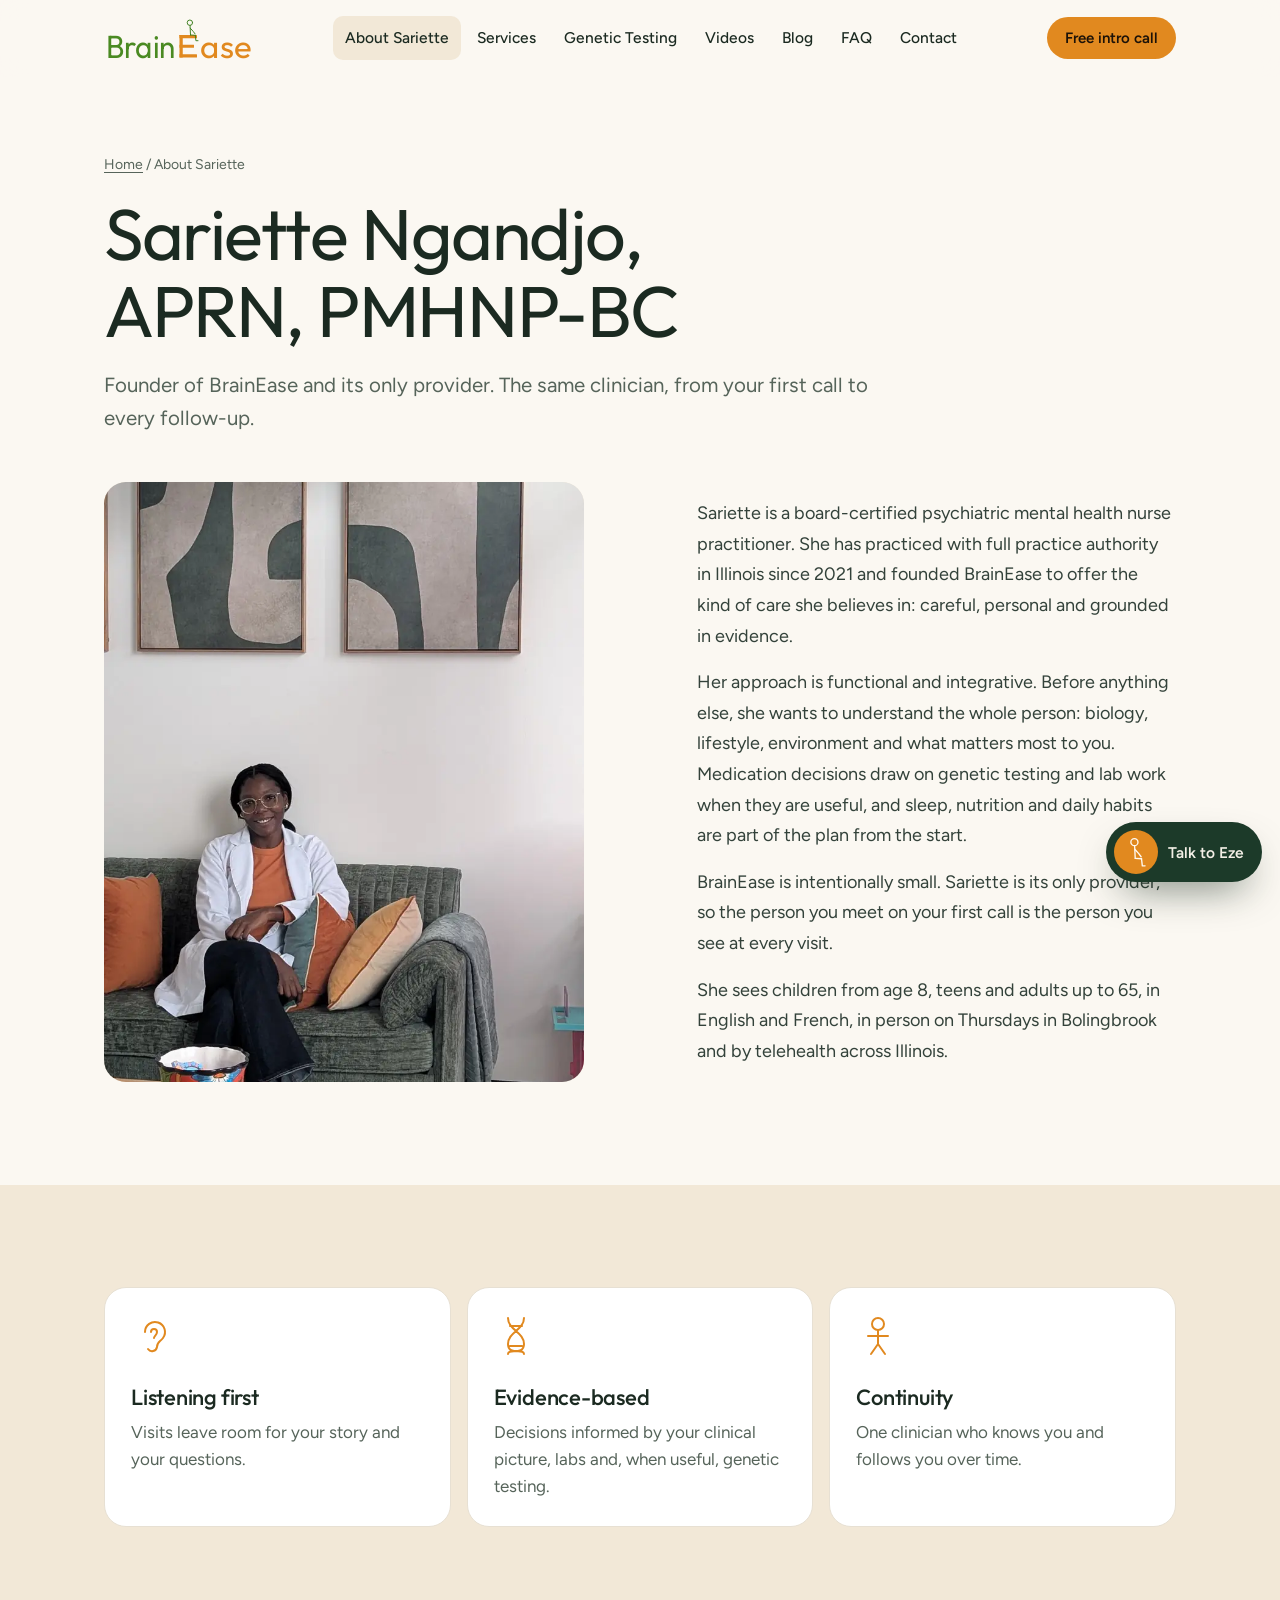
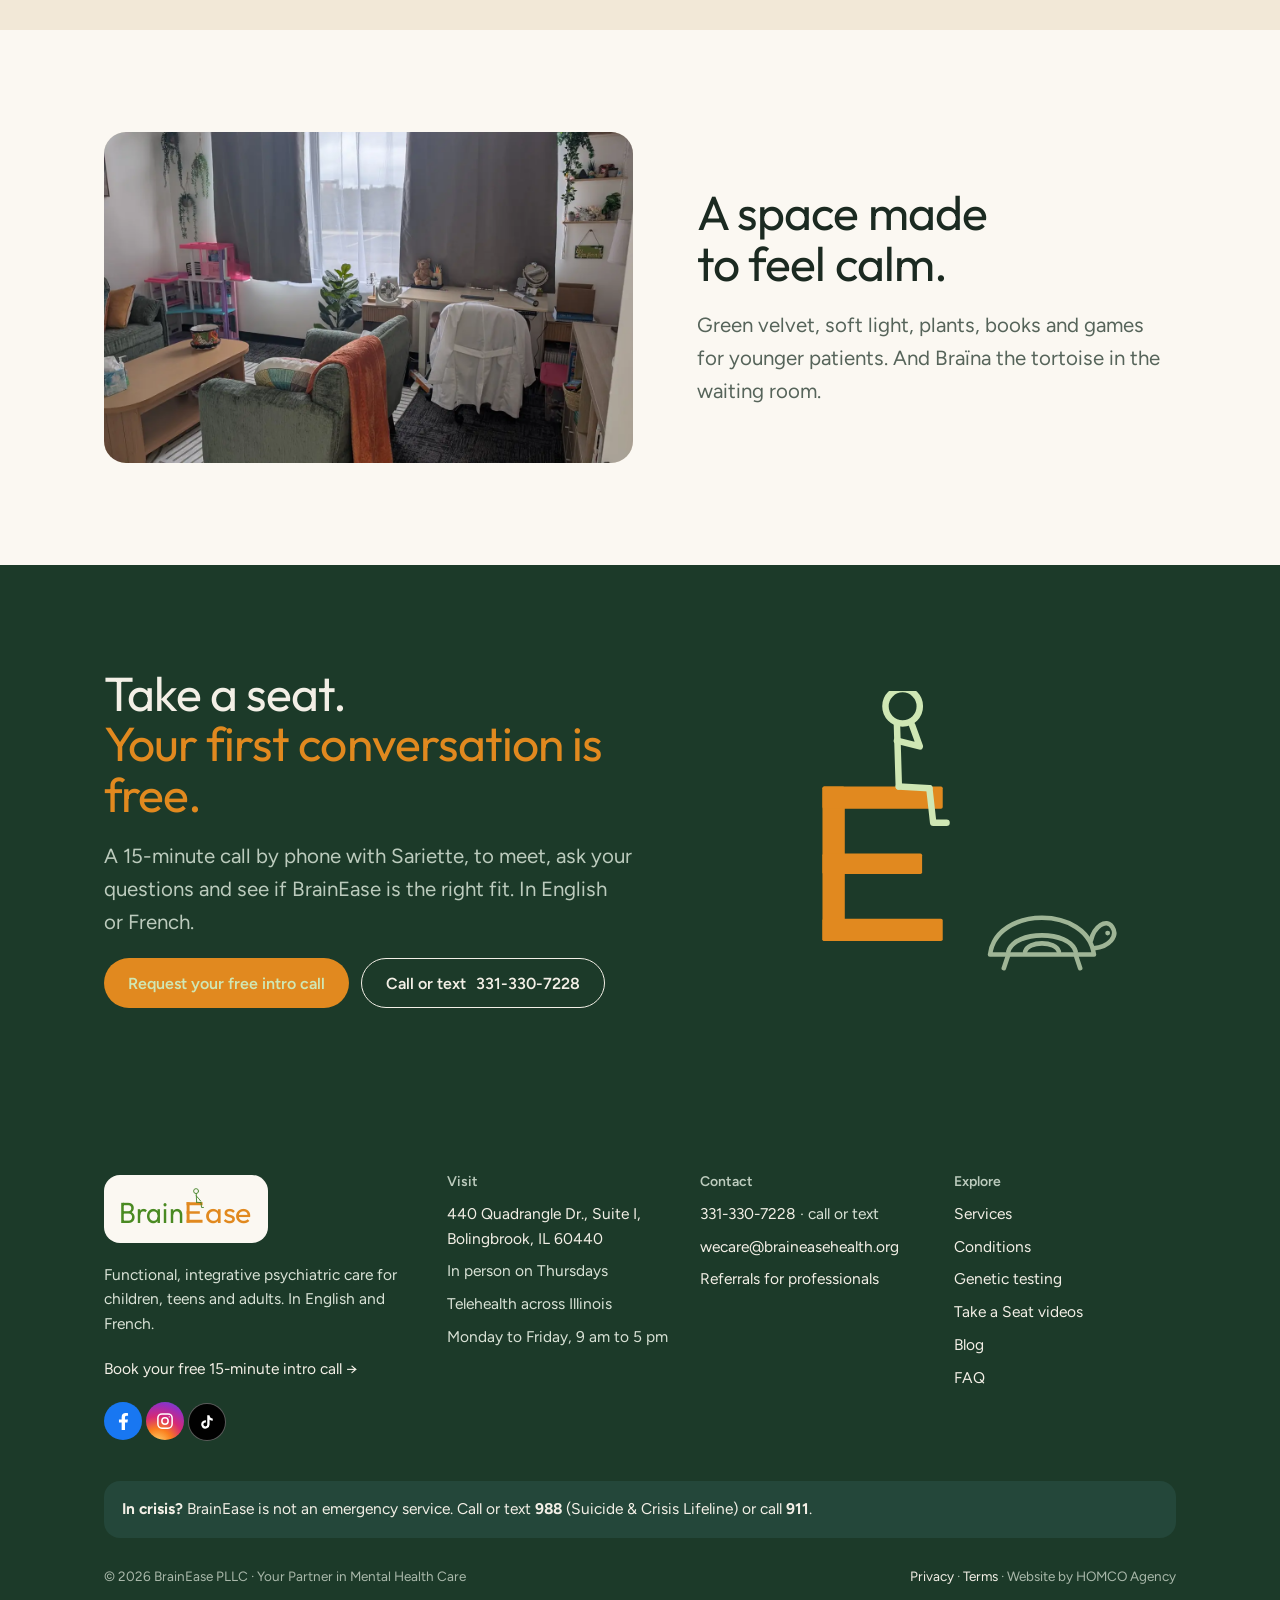
<file: about.html>
<!DOCTYPE html>
<html lang="en">
<head>
<meta charset="utf-8">
<meta name="viewport" content="width=device-width, initial-scale=1">
<title>About Sariette Ngandjo, APRN, PMHNP-BC | BrainEase</title>
<meta name="description" content="Sariette Ngandjo is a board-certified psychiatric mental health nurse practitioner and the founder of BrainEase in Bolingbrook, Illinois.">
<link rel="canonical" href="https://braineasehealth.org/about.html">
<meta property="og:type" content="website"><meta property="og:site_name" content="BrainEase">
<meta property="og:title" content="About Sariette Ngandjo, APRN, PMHNP-BC | BrainEase"><meta property="og:description" content="Sariette Ngandjo is a board-certified psychiatric mental health nurse practitioner and the founder of BrainEase in Bolingbrook, Illinois.">
<meta property="og:url" content="https://braineasehealth.org/about.html"><meta property="og:image" content="https://braineasehealth.org/img/sariette-sofa-orange.jpg">
<meta name="theme-color" content="#1c3a29">
<link rel="icon" href="assets/favicon.svg" type="image/svg+xml">
<link rel="preconnect" href="https://fonts.googleapis.com"><link rel="preconnect" href="https://fonts.gstatic.com" crossorigin>
<link href="https://fonts.googleapis.com/css2?family=Outfit:wght@300;400;500&family=Figtree:wght@400;500;600&display=swap" rel="stylesheet">
<link rel="stylesheet" href="assets/site.css">
<script type="application/ld+json">{"@context": "https://schema.org", "@type": "MedicalClinic", "name": "BrainEase PLLC", "url": "https://braineasehealth.org/", "slogan": "Your Partner in Mental Health Care", "telephone": "+1-331-330-7228", "email": "wecare@braineasehealth.org", "image": "https://braineasehealth.org/img/sariette-sofa-orange.jpg", "medicalSpecialty": "Psychiatric", "address": {"@type": "PostalAddress", "streetAddress": "440 Quadrangle Dr., Suite I", "addressLocality": "Bolingbrook", "addressRegion": "IL", "postalCode": "60440", "addressCountry": "US"}, "areaServed": {"@type": "State", "name": "Illinois"}, "availableLanguage": ["English", "French"], "openingHoursSpecification": [{"@type": "OpeningHoursSpecification", "dayOfWeek": ["Monday", "Tuesday", "Wednesday", "Thursday", "Friday"], "opens": "09:00", "closes": "17:00"}], "founder": {"@type": "Person", "name": "Sariette Ngandjo", "honorificSuffix": "APRN, PMHNP-BC", "jobTitle": "Psychiatric Mental Health Nurse Practitioner"}, "sameAs": ["https://www.facebook.com/braineasehealthpllc", "https://www.instagram.com/braineasehealthpllc", "https://www.tiktok.com/@braineasehealthpllc"]}</script>
</head>
<body>
<a class="skip" href="#main">Skip to content</a>
<header class="hd"><div class="wrap">
  <a class="brand" href="index.html" aria-label="BrainEase home"><svg class="ez " viewBox="0 -26 600 176" role="img" aria-label="BrainEase"><text x="6" y="140" font-family="Outfit,sans-serif" font-size="128" fill="#4a8a22" textLength="282" lengthAdjust="spacingAndGlyphs">Brain</text><g transform="translate(302 50) scale(1)" fill="#e1891f"><rect width="13" height="90" rx="1"/><rect width="70" height="13" rx="1"/><rect y="39" width="58" height="12" rx="1"/><rect y="77" width="70" height="13" rx="1"/></g><text x="384" y="140" font-family="Outfit,sans-serif" font-size="128" fill="#e1891f" textLength="206" lengthAdjust="spacingAndGlyphs">ase</text><g transform="translate(346 50) scale(1.2)"><g class="" fill="none" stroke="var(--ez,#3d7f1f)" stroke-width="3.2" stroke-linecap="round" stroke-linejoin="round"><circle class="d" cx="-2" cy="-41" r="9" pathLength="1" style="--d:0.30s"/><path class="d" d="M-1.5 -32 L0 0" pathLength="1" style="--d:0.58s"/><path class="d" d="M-1 -23 L9 -12 L15 -4" pathLength="1" style="--d:0.86s"/><path class="d" d="M0 0 L16 1" pathLength="1" style="--d:1.14s"/><g class="leg"><path class="d" d="M16 1 L18 19 L25 19" pathLength="1" style="--d:1.42s"/></g></g></g></svg></a>
  <nav class="nav" aria-label="Main"><a href="about.html" aria-current="page">About Sariette</a><a href="services.html">Services</a><a href="genetic-testing.html">Genetic Testing</a><a href="videos.html">Videos</a><a href="blog/index.html">Blog</a><a href="faq.html">FAQ</a><a href="contact.html">Contact</a></nav>
  <a class="btn sm" href="contact.html#request" data-eze="book">Free intro call</a>
  <button class="burger" type="button" aria-label="Menu" aria-expanded="false" aria-controls="drawer"><span></span></button>
</div></header>
<nav class="drawer" id="drawer" aria-label="Mobile"><a href="index.html">Home</a><a href="about.html">About Sariette</a><a href="services.html">Services</a><a href="genetic-testing.html">Genetic Testing</a><a href="videos.html">Videos</a><a href="blog/index.html">Blog</a><a href="faq.html">FAQ</a><a href="contact.html">Contact</a><a href="conditions.html">Conditions</a><a href="for-professionals.html">For Professionals</a><a class="btn" href="contact.html#request" data-eze="book">Book your free 15-min intro call</a><p class="small"><span data-cfg="phone">331-330-7228</span> · call or text</p></nav>
<main id="main">
<section class="phead"><div class="wrap stack"><p class="crumb"><a href="index.html">Home</a> / About Sariette</p><h1>Sariette Ngandjo, APRN, PMHNP-BC</h1><p class="lead">Founder of BrainEase and its only provider. The same clinician, from your first call to every follow-up.</p></div></section>
<section class="band" style="padding-top:0"><div class="wrap grid2">
  <div class="reveal" style="max-width:480px;width:100%"><div class="photo" style="aspect-ratio:4/5"><picture><source srcset="img/sariette-sofa-art.webp" type="image/webp"><img src="img/sariette-sofa-art.jpg" alt="Sariette Ngandjo on the sofa in her office" width="787" height="1400" loading="lazy" decoding="async" style="object-position:50% 62%"></picture></div></div>
  <div class="stack prose reveal">
    <p>Sariette is a board-certified psychiatric mental health nurse practitioner. She has practiced with full practice authority in Illinois since 2021 and founded BrainEase to offer the kind of care she believes in: careful, personal and grounded in evidence.</p>
    <p>Her approach is functional and integrative. Before anything else, she wants to understand the whole person: biology, lifestyle, environment and what matters most to you. Medication decisions draw on genetic testing and lab work when they are useful, and sleep, nutrition and daily habits are part of the plan from the start.</p>
    <p>BrainEase is intentionally small. Sariette is its only provider, so the person you meet on your first call is the person you see at every visit.</p>
    <p>She sees children from age 8, teens and adults up to 65, in English and French, in person on Thursdays in Bolingbrook and by telehealth across Illinois.</p>
  </div>
</div></section>
<section class="band sand"><div class="wrap">
  <div class="cards c3">
    <div class="card reveal"><svg class="ic" viewBox="0 0 44 44" aria-hidden="true"><path d="M14 18a10 10 0 1 1 18 6c-3 4-6 4-6 9a5 5 0 0 1-9 2M20 18a3 3 0 0 1 6 0c0 3-3 4-3 6"/></svg><h3>Listening first</h3><p>Visits leave room for your story and your questions.</p></div>
    <div class="card reveal"><svg class="ic" viewBox="0 0 44 44" aria-hidden="true"><path d="M14 4c0 12 16 14 16 26s-16 4-16 10M30 4c0 12-16 14-16 26s16 4 16 10M16 12h12M16 32h12"/></svg><h3>Evidence-based</h3><p>Decisions informed by your clinical picture, labs and, when useful, genetic testing.</p></div>
    <div class="card reveal"><svg class="ic" viewBox="0 0 44 44" aria-hidden="true"><circle cx="22" cy="10" r="6"/><path d="M22 16v14M22 30l-7 10M22 30l7 10M12 22h20"/></svg><h3>Continuity</h3><p>One clinician who knows you and follows you over time.</p></div>
  </div>
</div></section>
<section class="band"><div class="wrap grid2 rev">
  <div class="stack reveal"><h2>A space made to feel calm.</h2><p class="lead">Green velvet, soft light, plants, books and games for younger patients. And Braïna the tortoise in the waiting room.</p></div>
  <div class="reveal"><div class="photo" style="aspect-ratio:16/10"><picture><source srcset="img/office.webp" type="image/webp"><img src="img/office.jpg" alt="Sariette&#x27;s office: green sofa, orange throw, plants and a play corner" width="1400" height="788" loading="lazy" decoding="async" style="object-position:50% 50%"></picture></div></div>
</div></section>
<section class="band deep"><div class="wrap grid2">
  <div class="stack reveal"><h2>Take a seat.<br><span style="color:#e1891f">Your first conversation is free.</span></h2>
  <p class="lead">A 15-minute call by phone with Sariette, to meet, ask your questions and see if BrainEase is the right fit. In English or French.</p>
  <div class="btns"><a class="btn" href="contact.html#request" data-eze="book">Request your free intro call</a><a class="btn ghost" data-href="phoneHref" href="tel:+13313307228">Call or text <span data-cfg="phone">331-330-7228</span></a></div></div>
  <div style="max-width:420px;justify-self:center;width:100%"><svg class="ez" viewBox="-110 -110 220 150" aria-hidden="true" style="--ez:#cfe7b4"><g transform="translate(-60 -60) scale(0.9)" fill="#e1891f"><rect width="13" height="90" rx="1"/><rect width="70" height="13" rx="1"/><rect y="39" width="58" height="12" rx="1"/><rect y="77" width="70" height="13" rx="1"/></g><g transform="translate(-20 -60)"><g class="" fill="none" stroke="var(--ez,#3d7f1f)" stroke-width="3.4" stroke-linecap="round" stroke-linejoin="round"><circle class="d" cx="2" cy="-42" r="9" pathLength="1" style="--d:0.10s"/><path class="d" d="M-1 -33 L0 0" pathLength="1" style="--d:0.30s"/><path class="d" d="M-1 -24 L11 -21 L7 -32" pathLength="1" style="--d:0.50s"/><path class="d" d="M0 0 L16 1" pathLength="1" style="--d:0.70s"/><g class="leg"><path class="d" d="M16 1 L18 19 L25 19" pathLength="1" style="--d:0.90s"/></g></g></g><g transform="translate(55 28) scale(.8)"><g fill="none" stroke="#9fb596" stroke-width="3" stroke-linecap="round" stroke-linejoin="round"><path class="d" pathLength="1" style="--d:0.60s" d="M-34 0 C-30 -32 30 -32 34 0 Z"/><path class="d" pathLength="1" style="--d:0.90s" d="M-22 -2 C-18 -16 18 -16 22 -2 M-11 -2 C-9 -9 9 -9 11 -2"/><path class="d" pathLength="1" style="--d:1.10s" d="M34 -4 C44 -5 50 -12 46 -18 C42 -24 34 -18 32 -9"/><path class="d" pathLength="1" style="--d:1.20s" d="M-22 0 L-25 9 M22 0 L25 9"/></g><circle cx="43" cy="-14" r="1.6" fill="#9fb596"/></g></svg></div>
</div></section>
</main>
<footer class="ft"><div class="wrap">
  <div class="cols">
    <div class="stack">
      <a href="index.html" aria-label="BrainEase home" style="display:inline-block;background:#fbf8f2;border-radius:16px;padding:10px 14px"><svg style="height:40px;width:auto" class="ez " viewBox="0 -26 600 176" role="img" aria-label="BrainEase"><text x="6" y="140" font-family="Outfit,sans-serif" font-size="128" fill="#4a8a22" textLength="282" lengthAdjust="spacingAndGlyphs">Brain</text><g transform="translate(302 50) scale(1)" fill="#e1891f"><rect width="13" height="90" rx="1"/><rect width="70" height="13" rx="1"/><rect y="39" width="58" height="12" rx="1"/><rect y="77" width="70" height="13" rx="1"/></g><text x="384" y="140" font-family="Outfit,sans-serif" font-size="128" fill="#e1891f" textLength="206" lengthAdjust="spacingAndGlyphs">ase</text><g transform="translate(346 50) scale(1.2)"><g class="" fill="none" stroke="var(--ez,#3d7f1f)" stroke-width="3.2" stroke-linecap="round" stroke-linejoin="round"><circle class="d" cx="-2" cy="-41" r="9" pathLength="1" style="--d:0.30s"/><path class="d" d="M-1.5 -32 L0 0" pathLength="1" style="--d:0.58s"/><path class="d" d="M-1 -23 L9 -12 L15 -4" pathLength="1" style="--d:0.86s"/><path class="d" d="M0 0 L16 1" pathLength="1" style="--d:1.14s"/><g class="leg"><path class="d" d="M16 1 L18 19 L25 19" pathLength="1" style="--d:1.42s"/></g></g></g></svg></a>
      <p>Functional, integrative psychiatric care for children, teens and adults. In English and French.</p>
      <p><a href="contact.html#request" data-eze="book">Book your free 15-minute intro call →</a></p>
      <p><a href="https://www.facebook.com/braineasehealthpllc" target="_blank" rel="noopener" aria-label="BrainEase on Facebook" title="BrainEase on Facebook" style="display:inline-flex;align-items:center;justify-content:center;width:38px;height:38px;border-radius:50%;background:#1877F2"><svg width="17" height="17" viewBox="0 0 320 512" fill="#ffffff" aria-hidden="true"><path d="M279.14 288l14.22-92.66h-88.91v-60.13c0-25.35 12.42-50.06 52.24-50.06h40.42V6.26S260.43 0 225.36 0c-73.22 0-121.08 44.38-121.08 124.72v70.62H22.89V288h81.39v224h100.17V288z"/></svg></a> <a href="https://www.instagram.com/braineasehealthpllc" target="_blank" rel="noopener" aria-label="BrainEase on Instagram" title="BrainEase on Instagram" style="display:inline-flex;align-items:center;justify-content:center;width:38px;height:38px;border-radius:50%;background:radial-gradient(circle at 30% 110%, #feda75 0%, #fa7e1e 30%, #d62976 55%, #962fbf 80%, #4f5bd5 100%)"><svg width="18" height="18" viewBox="0 0 24 24" fill="none" stroke="#ffffff" stroke-width="2" aria-hidden="true"><rect x="2.5" y="2.5" width="19" height="19" rx="5.5"/><circle cx="12" cy="12" r="4.2"/><circle cx="17.6" cy="6.4" r="0.8" fill="#ffffff" stroke="none"/></svg></a> <a href="https://www.tiktok.com/@braineasehealthpllc" target="_blank" rel="noopener" aria-label="BrainEase on TikTok" title="BrainEase on TikTok" style="display:inline-flex;align-items:center;justify-content:center;width:38px;height:38px;border-radius:50%;background:#010101;border:1px solid rgba(255,255,255,0.35)"><svg width="16" height="16" viewBox="0 0 24 24" fill="#ffffff" aria-hidden="true"><path d="M19.59 6.69a4.83 4.83 0 0 1-3.77-4.25V2h-3.45v13.67a2.89 2.89 0 0 1-5.2 1.74 2.89 2.89 0 0 1 2.31-4.64 2.93 2.93 0 0 1 .88.13V9.4a6.84 6.84 0 0 0-1-.05A6.33 6.33 0 0 0 5 20.1a6.34 6.34 0 0 0 10.86-4.43v-7a8.16 8.16 0 0 0 4.77 1.52v-3.4a4.85 4.85 0 0 1-1-.1z"/></svg></a></p>
    </div>
    <div><h4>Visit</h4><ul>
      <li><a data-href="mapsUrl" href="#" target="_blank" rel="noopener" data-cfg="address">440 Quadrangle Dr., Suite I, Bolingbrook, IL 60440</a></li>
      <li>In person on Thursdays</li><li>Telehealth across Illinois</li><li data-cfg="hours">Monday to Friday, 9 am to 5 pm</li></ul></div>
    <div><h4>Contact</h4><ul>
      <li><a data-href="phoneHref" href="tel:+13313307228" data-cfg="phone">331-330-7228</a> · call or text</li>
      <li><a href="mailto:wecare@braineasehealth.org" data-cfg="email">wecare@braineasehealth.org</a></li>
      <li><a href="for-professionals.html">Referrals for professionals</a></li></ul></div>
    <div><h4>Explore</h4><ul>
      <li><a href="services.html">Services</a></li><li><a href="conditions.html">Conditions</a></li><li><a href="genetic-testing.html">Genetic testing</a></li>
      <li><a href="videos.html">Take a Seat videos</a></li><li><a href="blog/index.html">Blog</a></li><li><a href="faq.html">FAQ</a></li></ul></div>
  </div>
  <p class="crisis"><b>In crisis?</b> BrainEase is not an emergency service. Call or text <b>988</b> (Suicide &amp; Crisis Lifeline) or call <b>911</b>.</p>
  <div class="base"><span>© <span id="yr">2026</span> BrainEase PLLC · Your Partner in Mental Health Care</span>
  <span><a href="privacy.html">Privacy</a> · <a href="terms.html">Terms</a> · Website by HOMCO Agency</span></div>
</div></footer>
<script src="assets/site.js" defer></script>
</body>
</html>
</file>
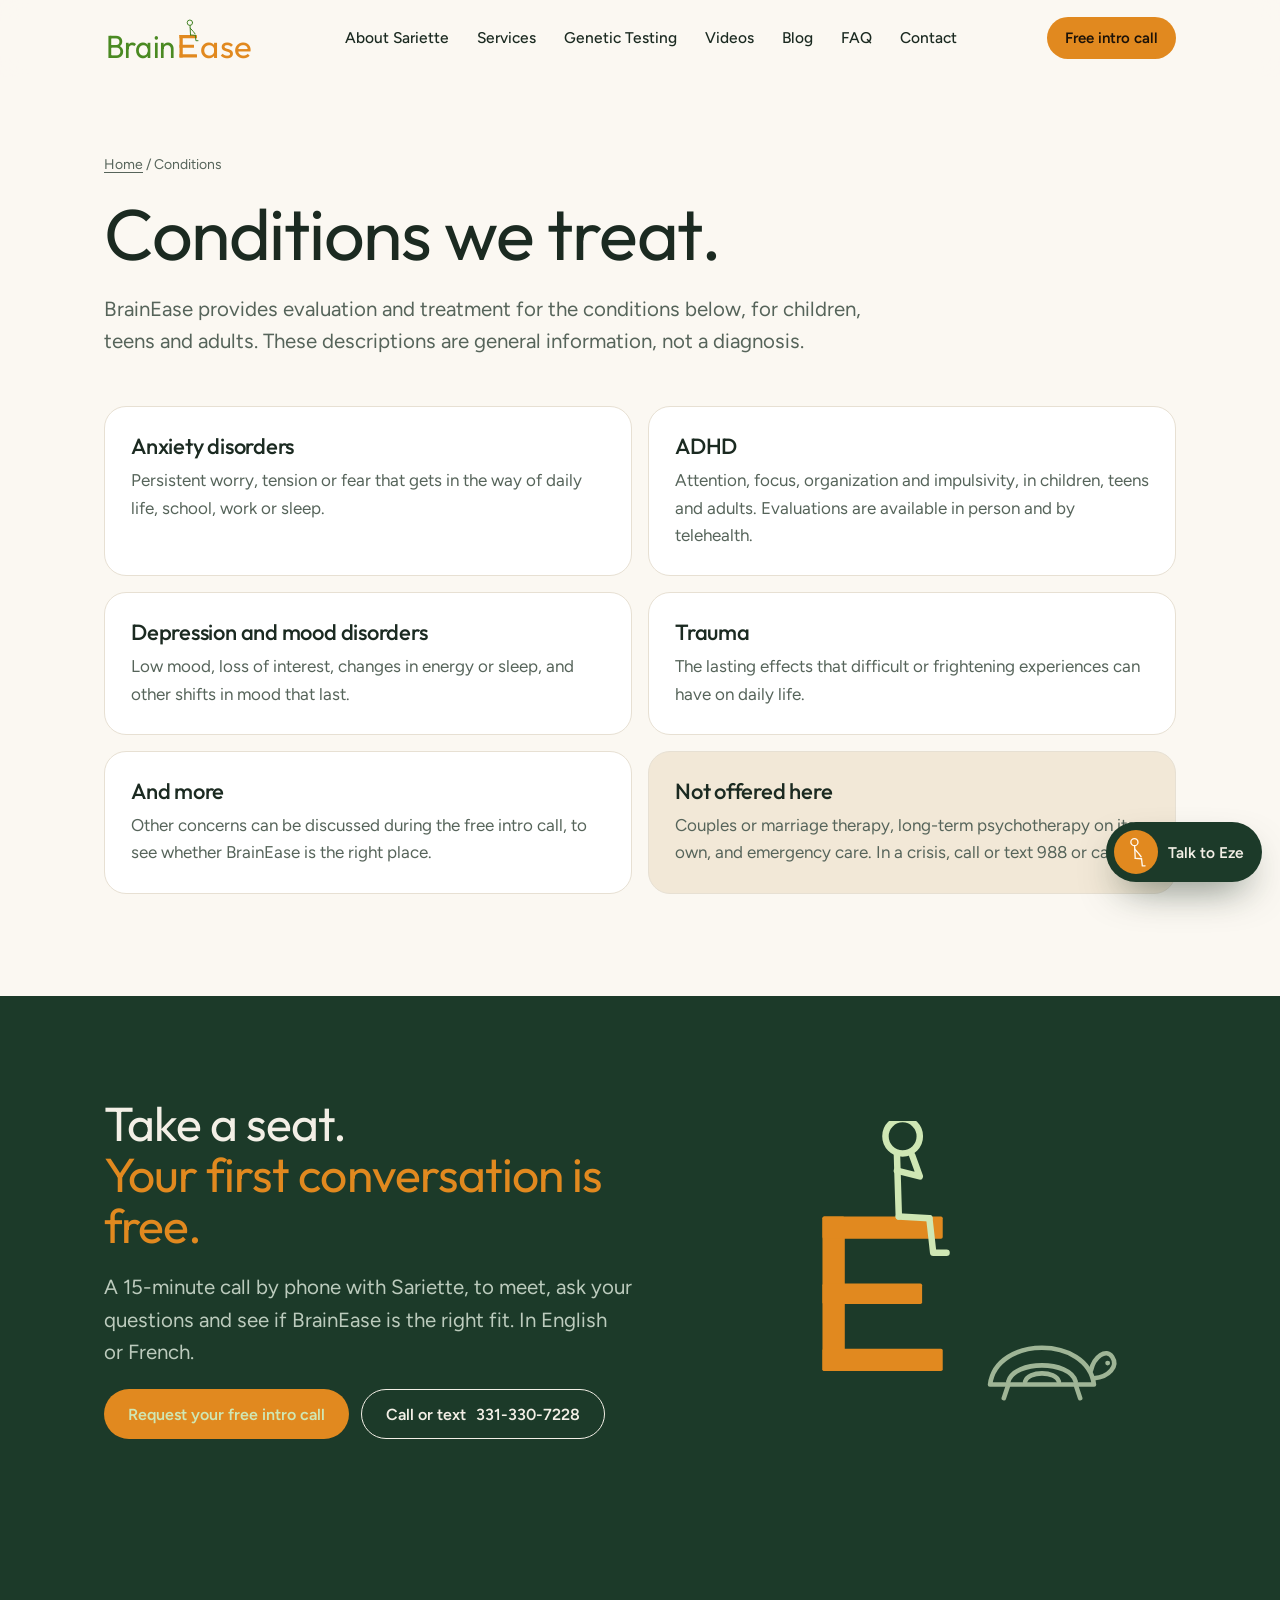
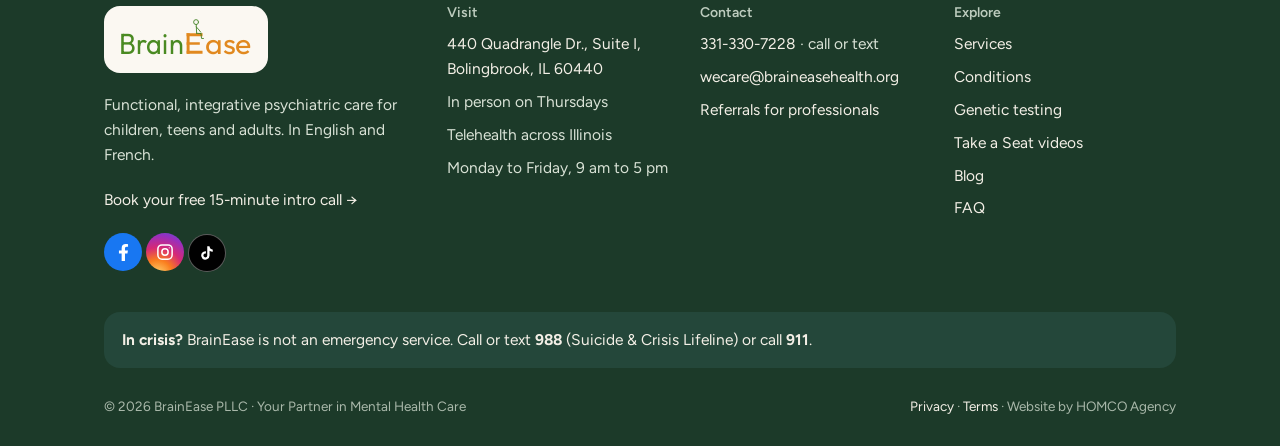
<file: conditions.html>
<!DOCTYPE html>
<html lang="en">
<head>
<meta charset="utf-8">
<meta name="viewport" content="width=device-width, initial-scale=1">
<title>Conditions we treat | Anxiety, ADHD, depression, trauma | BrainEase</title>
<meta name="description" content="BrainEase provides evaluation and treatment for anxiety disorders, ADHD, depression and mood disorders, and trauma, for ages 8 to 65 in Illinois.">
<link rel="canonical" href="https://braineasehealth.org/conditions.html">
<meta property="og:type" content="website"><meta property="og:site_name" content="BrainEase">
<meta property="og:title" content="Conditions we treat | Anxiety, ADHD, depression, trauma | BrainEase"><meta property="og:description" content="BrainEase provides evaluation and treatment for anxiety disorders, ADHD, depression and mood disorders, and trauma, for ages 8 to 65 in Illinois.">
<meta property="og:url" content="https://braineasehealth.org/conditions.html"><meta property="og:image" content="https://braineasehealth.org/img/sariette-sofa-orange.jpg">
<meta name="theme-color" content="#1c3a29">
<link rel="icon" href="assets/favicon.svg" type="image/svg+xml">
<link rel="preconnect" href="https://fonts.googleapis.com"><link rel="preconnect" href="https://fonts.gstatic.com" crossorigin>
<link href="https://fonts.googleapis.com/css2?family=Outfit:wght@300;400;500&family=Figtree:wght@400;500;600&display=swap" rel="stylesheet">
<link rel="stylesheet" href="assets/site.css">
<script type="application/ld+json">{"@context": "https://schema.org", "@type": "MedicalClinic", "name": "BrainEase PLLC", "url": "https://braineasehealth.org/", "slogan": "Your Partner in Mental Health Care", "telephone": "+1-331-330-7228", "email": "wecare@braineasehealth.org", "image": "https://braineasehealth.org/img/sariette-sofa-orange.jpg", "medicalSpecialty": "Psychiatric", "address": {"@type": "PostalAddress", "streetAddress": "440 Quadrangle Dr., Suite I", "addressLocality": "Bolingbrook", "addressRegion": "IL", "postalCode": "60440", "addressCountry": "US"}, "areaServed": {"@type": "State", "name": "Illinois"}, "availableLanguage": ["English", "French"], "openingHoursSpecification": [{"@type": "OpeningHoursSpecification", "dayOfWeek": ["Monday", "Tuesday", "Wednesday", "Thursday", "Friday"], "opens": "09:00", "closes": "17:00"}], "founder": {"@type": "Person", "name": "Sariette Ngandjo", "honorificSuffix": "APRN, PMHNP-BC", "jobTitle": "Psychiatric Mental Health Nurse Practitioner"}, "sameAs": ["https://www.facebook.com/braineasehealthpllc", "https://www.instagram.com/braineasehealthpllc", "https://www.tiktok.com/@braineasehealthpllc"]}</script>
</head>
<body>
<a class="skip" href="#main">Skip to content</a>
<header class="hd"><div class="wrap">
  <a class="brand" href="index.html" aria-label="BrainEase home"><svg class="ez " viewBox="0 -26 600 176" role="img" aria-label="BrainEase"><text x="6" y="140" font-family="Outfit,sans-serif" font-size="128" fill="#4a8a22" textLength="282" lengthAdjust="spacingAndGlyphs">Brain</text><g transform="translate(302 50) scale(1)" fill="#e1891f"><rect width="13" height="90" rx="1"/><rect width="70" height="13" rx="1"/><rect y="39" width="58" height="12" rx="1"/><rect y="77" width="70" height="13" rx="1"/></g><text x="384" y="140" font-family="Outfit,sans-serif" font-size="128" fill="#e1891f" textLength="206" lengthAdjust="spacingAndGlyphs">ase</text><g transform="translate(346 50) scale(1.2)"><g class="" fill="none" stroke="var(--ez,#3d7f1f)" stroke-width="3.2" stroke-linecap="round" stroke-linejoin="round"><circle class="d" cx="-2" cy="-41" r="9" pathLength="1" style="--d:0.30s"/><path class="d" d="M-1.5 -32 L0 0" pathLength="1" style="--d:0.58s"/><path class="d" d="M-1 -23 L9 -12 L15 -4" pathLength="1" style="--d:0.86s"/><path class="d" d="M0 0 L16 1" pathLength="1" style="--d:1.14s"/><g class="leg"><path class="d" d="M16 1 L18 19 L25 19" pathLength="1" style="--d:1.42s"/></g></g></g></svg></a>
  <nav class="nav" aria-label="Main"><a href="about.html">About Sariette</a><a href="services.html">Services</a><a href="genetic-testing.html">Genetic Testing</a><a href="videos.html">Videos</a><a href="blog/index.html">Blog</a><a href="faq.html">FAQ</a><a href="contact.html">Contact</a></nav>
  <a class="btn sm" href="contact.html#request" data-eze="book">Free intro call</a>
  <button class="burger" type="button" aria-label="Menu" aria-expanded="false" aria-controls="drawer"><span></span></button>
</div></header>
<nav class="drawer" id="drawer" aria-label="Mobile"><a href="index.html">Home</a><a href="about.html">About Sariette</a><a href="services.html">Services</a><a href="genetic-testing.html">Genetic Testing</a><a href="videos.html">Videos</a><a href="blog/index.html">Blog</a><a href="faq.html">FAQ</a><a href="contact.html">Contact</a><a href="conditions.html">Conditions</a><a href="for-professionals.html">For Professionals</a><a class="btn" href="contact.html#request" data-eze="book">Book your free 15-min intro call</a><p class="small"><span data-cfg="phone">331-330-7228</span> · call or text</p></nav>
<main id="main">
<section class="phead"><div class="wrap stack"><p class="crumb"><a href="index.html">Home</a> / Conditions</p><h1>Conditions we treat.</h1><p class="lead">BrainEase provides evaluation and treatment for the conditions below, for children, teens and adults. These descriptions are general information, not a diagnosis.</p></div></section><section class="band" style="padding-top:0"><div class="wrap cards"><article class="card reveal"><h3>Anxiety disorders</h3><p>Persistent worry, tension or fear that gets in the way of daily life, school, work or sleep.</p></article><article class="card reveal"><h3>ADHD</h3><p>Attention, focus, organization and impulsivity, in children, teens and adults. Evaluations are available in person and by telehealth.</p></article><article class="card reveal"><h3>Depression and mood disorders</h3><p>Low mood, loss of interest, changes in energy or sleep, and other shifts in mood that last.</p></article><article class="card reveal"><h3>Trauma</h3><p>The lasting effects that difficult or frightening experiences can have on daily life.</p></article><article class="card reveal"><h3>And more</h3><p>Other concerns can be discussed during the free intro call, to see whether BrainEase is the right place.</p></article><article class="card reveal" style="background:var(--sand)"><h3>Not offered here</h3><p>Couples or marriage therapy, long-term psychotherapy on its own, and emergency care. In a crisis, call or text 988 or call 911.</p></article></div></section><section class="band deep"><div class="wrap grid2">
  <div class="stack reveal"><h2>Take a seat.<br><span style="color:#e1891f">Your first conversation is free.</span></h2>
  <p class="lead">A 15-minute call by phone with Sariette, to meet, ask your questions and see if BrainEase is the right fit. In English or French.</p>
  <div class="btns"><a class="btn" href="contact.html#request" data-eze="book">Request your free intro call</a><a class="btn ghost" data-href="phoneHref" href="tel:+13313307228">Call or text <span data-cfg="phone">331-330-7228</span></a></div></div>
  <div style="max-width:420px;justify-self:center;width:100%"><svg class="ez" viewBox="-110 -110 220 150" aria-hidden="true" style="--ez:#cfe7b4"><g transform="translate(-60 -60) scale(0.9)" fill="#e1891f"><rect width="13" height="90" rx="1"/><rect width="70" height="13" rx="1"/><rect y="39" width="58" height="12" rx="1"/><rect y="77" width="70" height="13" rx="1"/></g><g transform="translate(-20 -60)"><g class="" fill="none" stroke="var(--ez,#3d7f1f)" stroke-width="3.4" stroke-linecap="round" stroke-linejoin="round"><circle class="d" cx="2" cy="-42" r="9" pathLength="1" style="--d:0.10s"/><path class="d" d="M-1 -33 L0 0" pathLength="1" style="--d:0.30s"/><path class="d" d="M-1 -24 L11 -21 L7 -32" pathLength="1" style="--d:0.50s"/><path class="d" d="M0 0 L16 1" pathLength="1" style="--d:0.70s"/><g class="leg"><path class="d" d="M16 1 L18 19 L25 19" pathLength="1" style="--d:0.90s"/></g></g></g><g transform="translate(55 28) scale(.8)"><g fill="none" stroke="#9fb596" stroke-width="3" stroke-linecap="round" stroke-linejoin="round"><path class="d" pathLength="1" style="--d:0.60s" d="M-34 0 C-30 -32 30 -32 34 0 Z"/><path class="d" pathLength="1" style="--d:0.90s" d="M-22 -2 C-18 -16 18 -16 22 -2 M-11 -2 C-9 -9 9 -9 11 -2"/><path class="d" pathLength="1" style="--d:1.10s" d="M34 -4 C44 -5 50 -12 46 -18 C42 -24 34 -18 32 -9"/><path class="d" pathLength="1" style="--d:1.20s" d="M-22 0 L-25 9 M22 0 L25 9"/></g><circle cx="43" cy="-14" r="1.6" fill="#9fb596"/></g></svg></div>
</div></section>
</main>
<footer class="ft"><div class="wrap">
  <div class="cols">
    <div class="stack">
      <a href="index.html" aria-label="BrainEase home" style="display:inline-block;background:#fbf8f2;border-radius:16px;padding:10px 14px"><svg style="height:40px;width:auto" class="ez " viewBox="0 -26 600 176" role="img" aria-label="BrainEase"><text x="6" y="140" font-family="Outfit,sans-serif" font-size="128" fill="#4a8a22" textLength="282" lengthAdjust="spacingAndGlyphs">Brain</text><g transform="translate(302 50) scale(1)" fill="#e1891f"><rect width="13" height="90" rx="1"/><rect width="70" height="13" rx="1"/><rect y="39" width="58" height="12" rx="1"/><rect y="77" width="70" height="13" rx="1"/></g><text x="384" y="140" font-family="Outfit,sans-serif" font-size="128" fill="#e1891f" textLength="206" lengthAdjust="spacingAndGlyphs">ase</text><g transform="translate(346 50) scale(1.2)"><g class="" fill="none" stroke="var(--ez,#3d7f1f)" stroke-width="3.2" stroke-linecap="round" stroke-linejoin="round"><circle class="d" cx="-2" cy="-41" r="9" pathLength="1" style="--d:0.30s"/><path class="d" d="M-1.5 -32 L0 0" pathLength="1" style="--d:0.58s"/><path class="d" d="M-1 -23 L9 -12 L15 -4" pathLength="1" style="--d:0.86s"/><path class="d" d="M0 0 L16 1" pathLength="1" style="--d:1.14s"/><g class="leg"><path class="d" d="M16 1 L18 19 L25 19" pathLength="1" style="--d:1.42s"/></g></g></g></svg></a>
      <p>Functional, integrative psychiatric care for children, teens and adults. In English and French.</p>
      <p><a href="contact.html#request" data-eze="book">Book your free 15-minute intro call →</a></p>
      <p><a href="https://www.facebook.com/braineasehealthpllc" target="_blank" rel="noopener" aria-label="BrainEase on Facebook" title="BrainEase on Facebook" style="display:inline-flex;align-items:center;justify-content:center;width:38px;height:38px;border-radius:50%;background:#1877F2"><svg width="17" height="17" viewBox="0 0 320 512" fill="#ffffff" aria-hidden="true"><path d="M279.14 288l14.22-92.66h-88.91v-60.13c0-25.35 12.42-50.06 52.24-50.06h40.42V6.26S260.43 0 225.36 0c-73.22 0-121.08 44.38-121.08 124.72v70.62H22.89V288h81.39v224h100.17V288z"/></svg></a> <a href="https://www.instagram.com/braineasehealthpllc" target="_blank" rel="noopener" aria-label="BrainEase on Instagram" title="BrainEase on Instagram" style="display:inline-flex;align-items:center;justify-content:center;width:38px;height:38px;border-radius:50%;background:radial-gradient(circle at 30% 110%, #feda75 0%, #fa7e1e 30%, #d62976 55%, #962fbf 80%, #4f5bd5 100%)"><svg width="18" height="18" viewBox="0 0 24 24" fill="none" stroke="#ffffff" stroke-width="2" aria-hidden="true"><rect x="2.5" y="2.5" width="19" height="19" rx="5.5"/><circle cx="12" cy="12" r="4.2"/><circle cx="17.6" cy="6.4" r="0.8" fill="#ffffff" stroke="none"/></svg></a> <a href="https://www.tiktok.com/@braineasehealthpllc" target="_blank" rel="noopener" aria-label="BrainEase on TikTok" title="BrainEase on TikTok" style="display:inline-flex;align-items:center;justify-content:center;width:38px;height:38px;border-radius:50%;background:#010101;border:1px solid rgba(255,255,255,0.35)"><svg width="16" height="16" viewBox="0 0 24 24" fill="#ffffff" aria-hidden="true"><path d="M19.59 6.69a4.83 4.83 0 0 1-3.77-4.25V2h-3.45v13.67a2.89 2.89 0 0 1-5.2 1.74 2.89 2.89 0 0 1 2.31-4.64 2.93 2.93 0 0 1 .88.13V9.4a6.84 6.84 0 0 0-1-.05A6.33 6.33 0 0 0 5 20.1a6.34 6.34 0 0 0 10.86-4.43v-7a8.16 8.16 0 0 0 4.77 1.52v-3.4a4.85 4.85 0 0 1-1-.1z"/></svg></a></p>
    </div>
    <div><h4>Visit</h4><ul>
      <li><a data-href="mapsUrl" href="#" target="_blank" rel="noopener" data-cfg="address">440 Quadrangle Dr., Suite I, Bolingbrook, IL 60440</a></li>
      <li>In person on Thursdays</li><li>Telehealth across Illinois</li><li data-cfg="hours">Monday to Friday, 9 am to 5 pm</li></ul></div>
    <div><h4>Contact</h4><ul>
      <li><a data-href="phoneHref" href="tel:+13313307228" data-cfg="phone">331-330-7228</a> · call or text</li>
      <li><a href="mailto:wecare@braineasehealth.org" data-cfg="email">wecare@braineasehealth.org</a></li>
      <li><a href="for-professionals.html">Referrals for professionals</a></li></ul></div>
    <div><h4>Explore</h4><ul>
      <li><a href="services.html">Services</a></li><li><a href="conditions.html">Conditions</a></li><li><a href="genetic-testing.html">Genetic testing</a></li>
      <li><a href="videos.html">Take a Seat videos</a></li><li><a href="blog/index.html">Blog</a></li><li><a href="faq.html">FAQ</a></li></ul></div>
  </div>
  <p class="crisis"><b>In crisis?</b> BrainEase is not an emergency service. Call or text <b>988</b> (Suicide &amp; Crisis Lifeline) or call <b>911</b>.</p>
  <div class="base"><span>© <span id="yr">2026</span> BrainEase PLLC · Your Partner in Mental Health Care</span>
  <span><a href="privacy.html">Privacy</a> · <a href="terms.html">Terms</a> · Website by HOMCO Agency</span></div>
</div></footer>
<script src="assets/site.js" defer></script>
</body>
</html>
</file>
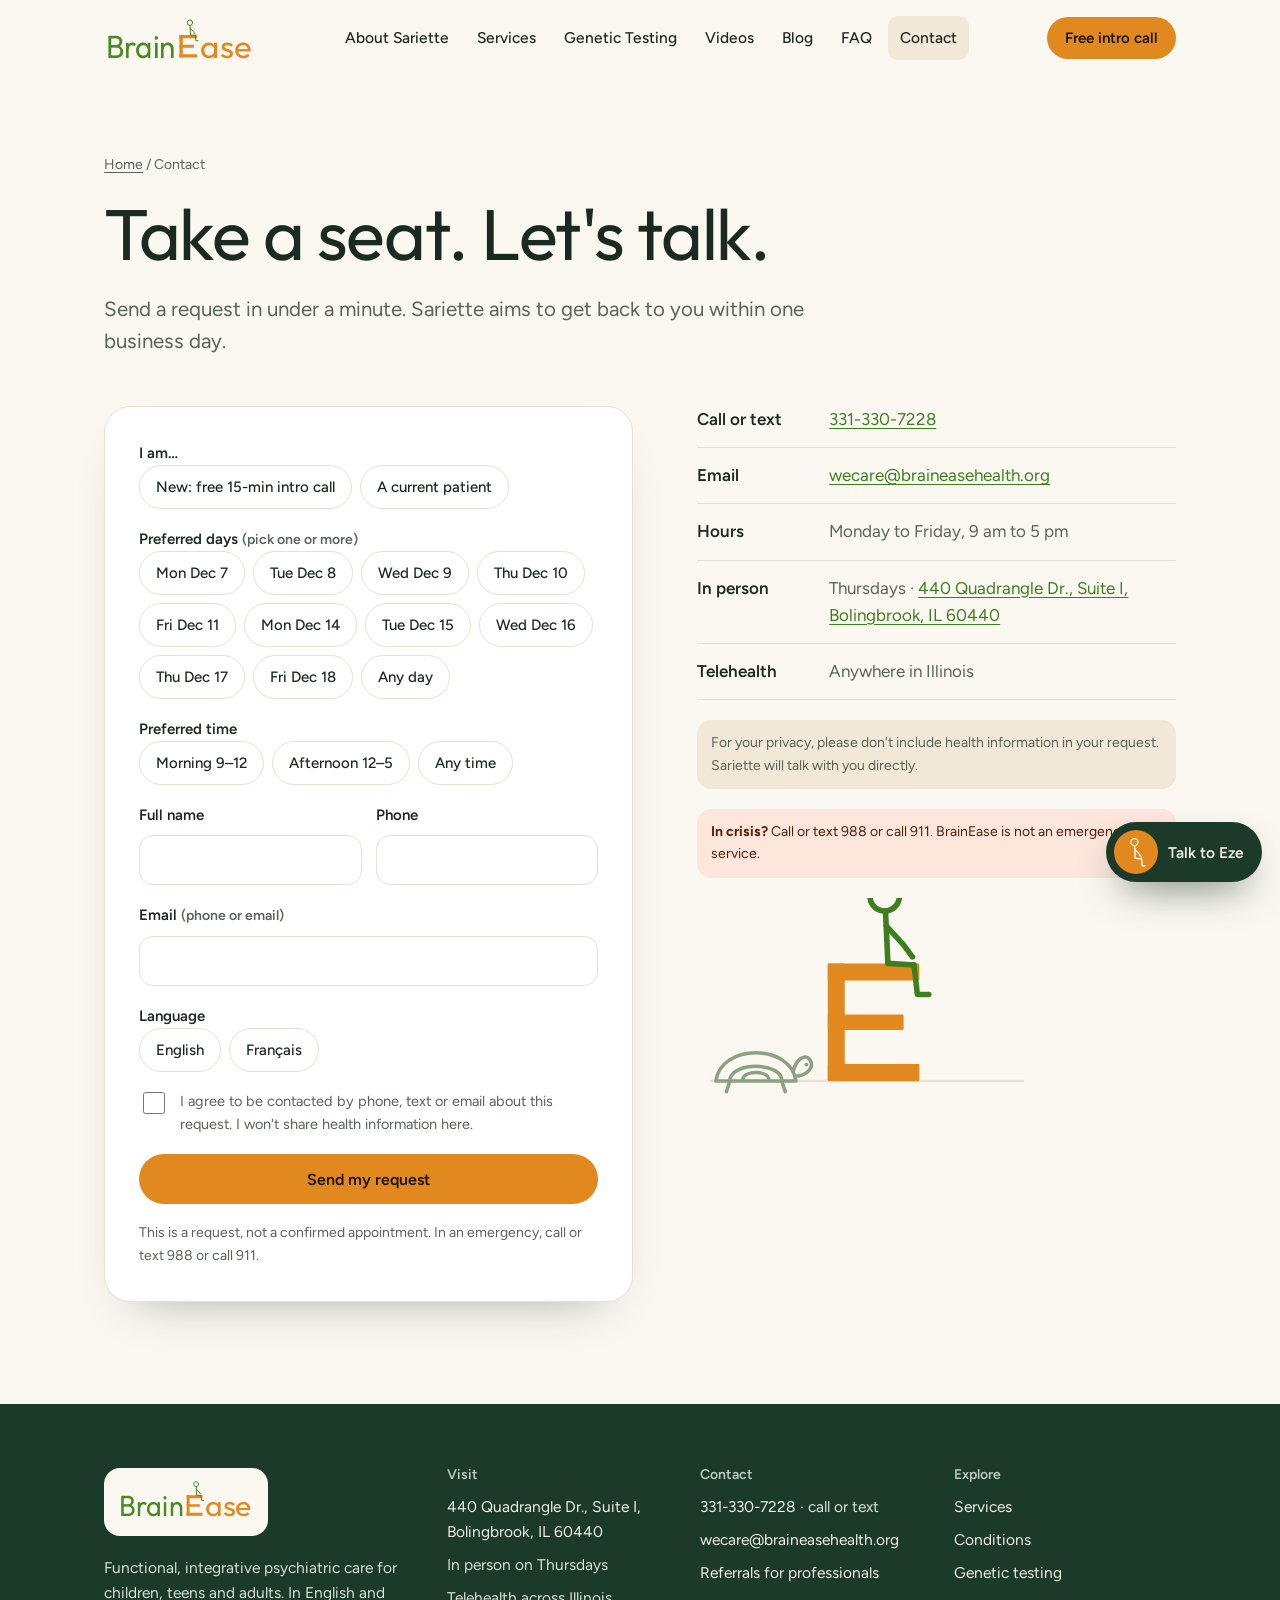
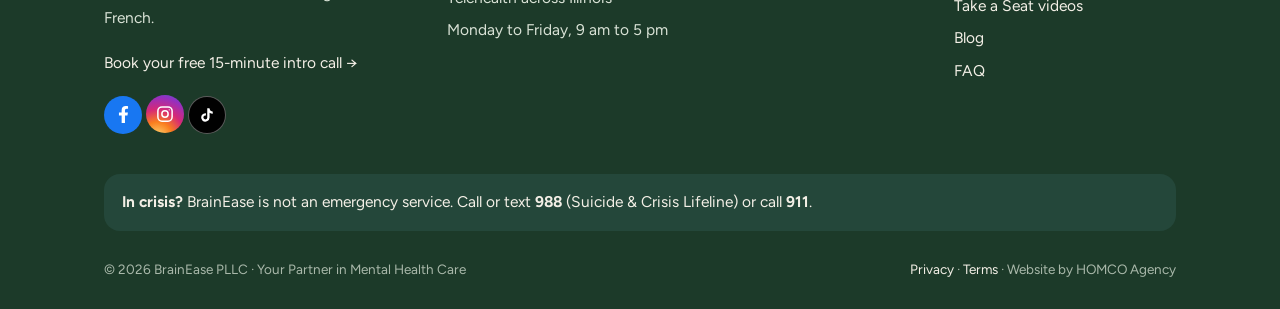
<file: contact.html>
<!DOCTYPE html>
<html lang="en">
<head>
<meta charset="utf-8">
<meta name="viewport" content="width=device-width, initial-scale=1">
<title>Contact and appointment requests | BrainEase</title>
<meta name="description" content="Request your free 15-minute intro call or an appointment in under a minute. Call or text 331-330-7228, email wecare@braineasehealth.org.">
<link rel="canonical" href="https://braineasehealth.org/contact.html">
<meta property="og:type" content="website"><meta property="og:site_name" content="BrainEase">
<meta property="og:title" content="Contact and appointment requests | BrainEase"><meta property="og:description" content="Request your free 15-minute intro call or an appointment in under a minute. Call or text 331-330-7228, email wecare@braineasehealth.org.">
<meta property="og:url" content="https://braineasehealth.org/contact.html"><meta property="og:image" content="https://braineasehealth.org/img/sariette-sofa-orange.jpg">
<meta name="theme-color" content="#1c3a29">
<link rel="icon" href="assets/favicon.svg" type="image/svg+xml">
<link rel="preconnect" href="https://fonts.googleapis.com"><link rel="preconnect" href="https://fonts.gstatic.com" crossorigin>
<link href="https://fonts.googleapis.com/css2?family=Outfit:wght@300;400;500&family=Figtree:wght@400;500;600&display=swap" rel="stylesheet">
<link rel="stylesheet" href="assets/site.css">
<script type="application/ld+json">{"@context": "https://schema.org", "@type": "MedicalClinic", "name": "BrainEase PLLC", "url": "https://braineasehealth.org/", "slogan": "Your Partner in Mental Health Care", "telephone": "+1-331-330-7228", "email": "wecare@braineasehealth.org", "image": "https://braineasehealth.org/img/sariette-sofa-orange.jpg", "medicalSpecialty": "Psychiatric", "address": {"@type": "PostalAddress", "streetAddress": "440 Quadrangle Dr., Suite I", "addressLocality": "Bolingbrook", "addressRegion": "IL", "postalCode": "60440", "addressCountry": "US"}, "areaServed": {"@type": "State", "name": "Illinois"}, "availableLanguage": ["English", "French"], "openingHoursSpecification": [{"@type": "OpeningHoursSpecification", "dayOfWeek": ["Monday", "Tuesday", "Wednesday", "Thursday", "Friday"], "opens": "09:00", "closes": "17:00"}], "founder": {"@type": "Person", "name": "Sariette Ngandjo", "honorificSuffix": "APRN, PMHNP-BC", "jobTitle": "Psychiatric Mental Health Nurse Practitioner"}, "sameAs": ["https://www.facebook.com/braineasehealthpllc", "https://www.instagram.com/braineasehealthpllc", "https://www.tiktok.com/@braineasehealthpllc"]}</script>
</head>
<body>
<a class="skip" href="#main">Skip to content</a>
<header class="hd"><div class="wrap">
  <a class="brand" href="index.html" aria-label="BrainEase home"><svg class="ez " viewBox="0 -26 600 176" role="img" aria-label="BrainEase"><text x="6" y="140" font-family="Outfit,sans-serif" font-size="128" fill="#4a8a22" textLength="282" lengthAdjust="spacingAndGlyphs">Brain</text><g transform="translate(302 50) scale(1)" fill="#e1891f"><rect width="13" height="90" rx="1"/><rect width="70" height="13" rx="1"/><rect y="39" width="58" height="12" rx="1"/><rect y="77" width="70" height="13" rx="1"/></g><text x="384" y="140" font-family="Outfit,sans-serif" font-size="128" fill="#e1891f" textLength="206" lengthAdjust="spacingAndGlyphs">ase</text><g transform="translate(346 50) scale(1.2)"><g class="" fill="none" stroke="var(--ez,#3d7f1f)" stroke-width="3.2" stroke-linecap="round" stroke-linejoin="round"><circle class="d" cx="-2" cy="-41" r="9" pathLength="1" style="--d:0.30s"/><path class="d" d="M-1.5 -32 L0 0" pathLength="1" style="--d:0.58s"/><path class="d" d="M-1 -23 L9 -12 L15 -4" pathLength="1" style="--d:0.86s"/><path class="d" d="M0 0 L16 1" pathLength="1" style="--d:1.14s"/><g class="leg"><path class="d" d="M16 1 L18 19 L25 19" pathLength="1" style="--d:1.42s"/></g></g></g></svg></a>
  <nav class="nav" aria-label="Main"><a href="about.html">About Sariette</a><a href="services.html">Services</a><a href="genetic-testing.html">Genetic Testing</a><a href="videos.html">Videos</a><a href="blog/index.html">Blog</a><a href="faq.html">FAQ</a><a href="contact.html" aria-current="page">Contact</a></nav>
  <a class="btn sm" href="contact.html#request" data-eze="book">Free intro call</a>
  <button class="burger" type="button" aria-label="Menu" aria-expanded="false" aria-controls="drawer"><span></span></button>
</div></header>
<nav class="drawer" id="drawer" aria-label="Mobile"><a href="index.html">Home</a><a href="about.html">About Sariette</a><a href="services.html">Services</a><a href="genetic-testing.html">Genetic Testing</a><a href="videos.html">Videos</a><a href="blog/index.html">Blog</a><a href="faq.html">FAQ</a><a href="contact.html">Contact</a><a href="conditions.html">Conditions</a><a href="for-professionals.html">For Professionals</a><a class="btn" href="contact.html#request" data-eze="book">Book your free 15-min intro call</a><p class="small"><span data-cfg="phone">331-330-7228</span> · call or text</p></nav>
<main id="main">
<section class="phead"><div class="wrap stack"><p class="crumb"><a href="index.html">Home</a> / Contact</p><h1>Take a seat. Let's talk.</h1><p class="lead">Send a request in under a minute. Sariette aims to get back to you within one business day.</p></div></section>
<section class="band" style="padding-top:0" id="request"><div class="wrap grid2" style="align-items:start">
  <div class="form-card reveal" data-booking-page></div>
  <div class="stack reveal">
    <dl class="info" style="margin:0">
      <div><dt>Call or text</dt><span><a data-href="phoneHref" href="tel:+13313307228" data-cfg="phone">331-330-7228</a></span></div>
      <div><dt>Email</dt><span><a href="mailto:wecare@braineasehealth.org" data-cfg="email">wecare@braineasehealth.org</a></span></div>
      <div><dt>Hours</dt><span data-cfg="hours">Monday to Friday, 9 am to 5 pm</span></div>
      <div><dt>In person</dt><span>Thursdays · <a data-href="mapsUrl" href="#" target="_blank" rel="noopener" data-cfg="address">440 Quadrangle Dr., Suite I, Bolingbrook, IL 60440</a></span></div>
      <div><dt>Telehealth</dt><span>Anywhere in Illinois</span></div>
    </dl>
    <p class="note">For your privacy, please don't include health information in your request. Sariette will talk with you directly.</p>
    <p class="note" style="background:#fde7dc;color:#5a1d05"><b>In crisis?</b> Call or text 988 or call 911. BrainEase is not an emergency service.</p>
    <div style="max-width:340px"><svg class="ez" viewBox="-120 -110 260 160" aria-hidden="true"><path d="M-110 30 H130" stroke="#e7e0d3" stroke-width="2"/><g transform="translate(-20 -60) scale(1)" fill="#e1891f"><rect width="13" height="90" rx="1"/><rect width="70" height="13" rx="1"/><rect y="39" width="58" height="12" rx="1"/><rect y="77" width="70" height="13" rx="1"/></g><g transform="translate(26 -60) scale(1.25)"><g class="br" fill="none" stroke="var(--ez,#3d7f1f)" stroke-width="3.4" stroke-linecap="round" stroke-linejoin="round"><circle class="d" cx="-2" cy="-41" r="9" pathLength="1" style="--d:0.20s"/><path class="d" d="M-1.5 -32 L0 0" pathLength="1" style="--d:0.40s"/><path class="d" d="M-1 -23 L9 -12 L15 -4" pathLength="1" style="--d:0.60s"/><path class="d" d="M0 0 L16 1" pathLength="1" style="--d:0.80s"/><g class="leg"><path class="d" d="M16 1 L18 19 L25 19" pathLength="1" style="--d:1.00s"/></g></g></g><g transform="translate(-75 30) scale(.9)"><g fill="none" stroke="#8aa281" stroke-width="3" stroke-linecap="round" stroke-linejoin="round"><path class="d" pathLength="1" style="--d:1.10s" d="M-34 0 C-30 -32 30 -32 34 0 Z"/><path class="d" pathLength="1" style="--d:1.40s" d="M-22 -2 C-18 -16 18 -16 22 -2 M-11 -2 C-9 -9 9 -9 11 -2"/><path class="d" pathLength="1" style="--d:1.60s" d="M34 -4 C44 -5 50 -12 46 -18 C42 -24 34 -18 32 -9"/><path class="d" pathLength="1" style="--d:1.70s" d="M-22 0 L-25 9 M22 0 L25 9"/></g><circle cx="43" cy="-14" r="1.6" fill="#8aa281"/></g></svg></div>
  </div>
</div></section>
</main>
<footer class="ft"><div class="wrap">
  <div class="cols">
    <div class="stack">
      <a href="index.html" aria-label="BrainEase home" style="display:inline-block;background:#fbf8f2;border-radius:16px;padding:10px 14px"><svg style="height:40px;width:auto" class="ez " viewBox="0 -26 600 176" role="img" aria-label="BrainEase"><text x="6" y="140" font-family="Outfit,sans-serif" font-size="128" fill="#4a8a22" textLength="282" lengthAdjust="spacingAndGlyphs">Brain</text><g transform="translate(302 50) scale(1)" fill="#e1891f"><rect width="13" height="90" rx="1"/><rect width="70" height="13" rx="1"/><rect y="39" width="58" height="12" rx="1"/><rect y="77" width="70" height="13" rx="1"/></g><text x="384" y="140" font-family="Outfit,sans-serif" font-size="128" fill="#e1891f" textLength="206" lengthAdjust="spacingAndGlyphs">ase</text><g transform="translate(346 50) scale(1.2)"><g class="" fill="none" stroke="var(--ez,#3d7f1f)" stroke-width="3.2" stroke-linecap="round" stroke-linejoin="round"><circle class="d" cx="-2" cy="-41" r="9" pathLength="1" style="--d:0.30s"/><path class="d" d="M-1.5 -32 L0 0" pathLength="1" style="--d:0.58s"/><path class="d" d="M-1 -23 L9 -12 L15 -4" pathLength="1" style="--d:0.86s"/><path class="d" d="M0 0 L16 1" pathLength="1" style="--d:1.14s"/><g class="leg"><path class="d" d="M16 1 L18 19 L25 19" pathLength="1" style="--d:1.42s"/></g></g></g></svg></a>
      <p>Functional, integrative psychiatric care for children, teens and adults. In English and French.</p>
      <p><a href="contact.html#request" data-eze="book">Book your free 15-minute intro call →</a></p>
      <p><a href="https://www.facebook.com/braineasehealthpllc" target="_blank" rel="noopener" aria-label="BrainEase on Facebook" title="BrainEase on Facebook" style="display:inline-flex;align-items:center;justify-content:center;width:38px;height:38px;border-radius:50%;background:#1877F2"><svg width="17" height="17" viewBox="0 0 320 512" fill="#ffffff" aria-hidden="true"><path d="M279.14 288l14.22-92.66h-88.91v-60.13c0-25.35 12.42-50.06 52.24-50.06h40.42V6.26S260.43 0 225.36 0c-73.22 0-121.08 44.38-121.08 124.72v70.62H22.89V288h81.39v224h100.17V288z"/></svg></a> <a href="https://www.instagram.com/braineasehealthpllc" target="_blank" rel="noopener" aria-label="BrainEase on Instagram" title="BrainEase on Instagram" style="display:inline-flex;align-items:center;justify-content:center;width:38px;height:38px;border-radius:50%;background:radial-gradient(circle at 30% 110%, #feda75 0%, #fa7e1e 30%, #d62976 55%, #962fbf 80%, #4f5bd5 100%)"><svg width="18" height="18" viewBox="0 0 24 24" fill="none" stroke="#ffffff" stroke-width="2" aria-hidden="true"><rect x="2.5" y="2.5" width="19" height="19" rx="5.5"/><circle cx="12" cy="12" r="4.2"/><circle cx="17.6" cy="6.4" r="0.8" fill="#ffffff" stroke="none"/></svg></a> <a href="https://www.tiktok.com/@braineasehealthpllc" target="_blank" rel="noopener" aria-label="BrainEase on TikTok" title="BrainEase on TikTok" style="display:inline-flex;align-items:center;justify-content:center;width:38px;height:38px;border-radius:50%;background:#010101;border:1px solid rgba(255,255,255,0.35)"><svg width="16" height="16" viewBox="0 0 24 24" fill="#ffffff" aria-hidden="true"><path d="M19.59 6.69a4.83 4.83 0 0 1-3.77-4.25V2h-3.45v13.67a2.89 2.89 0 0 1-5.2 1.74 2.89 2.89 0 0 1 2.31-4.64 2.93 2.93 0 0 1 .88.13V9.4a6.84 6.84 0 0 0-1-.05A6.33 6.33 0 0 0 5 20.1a6.34 6.34 0 0 0 10.86-4.43v-7a8.16 8.16 0 0 0 4.77 1.52v-3.4a4.85 4.85 0 0 1-1-.1z"/></svg></a></p>
    </div>
    <div><h4>Visit</h4><ul>
      <li><a data-href="mapsUrl" href="#" target="_blank" rel="noopener" data-cfg="address">440 Quadrangle Dr., Suite I, Bolingbrook, IL 60440</a></li>
      <li>In person on Thursdays</li><li>Telehealth across Illinois</li><li data-cfg="hours">Monday to Friday, 9 am to 5 pm</li></ul></div>
    <div><h4>Contact</h4><ul>
      <li><a data-href="phoneHref" href="tel:+13313307228" data-cfg="phone">331-330-7228</a> · call or text</li>
      <li><a href="mailto:wecare@braineasehealth.org" data-cfg="email">wecare@braineasehealth.org</a></li>
      <li><a href="for-professionals.html">Referrals for professionals</a></li></ul></div>
    <div><h4>Explore</h4><ul>
      <li><a href="services.html">Services</a></li><li><a href="conditions.html">Conditions</a></li><li><a href="genetic-testing.html">Genetic testing</a></li>
      <li><a href="videos.html">Take a Seat videos</a></li><li><a href="blog/index.html">Blog</a></li><li><a href="faq.html">FAQ</a></li></ul></div>
  </div>
  <p class="crisis"><b>In crisis?</b> BrainEase is not an emergency service. Call or text <b>988</b> (Suicide &amp; Crisis Lifeline) or call <b>911</b>.</p>
  <div class="base"><span>© <span id="yr">2026</span> BrainEase PLLC · Your Partner in Mental Health Care</span>
  <span><a href="privacy.html">Privacy</a> · <a href="terms.html">Terms</a> · Website by HOMCO Agency</span></div>
</div></footer>
<script src="assets/site.js" defer></script>
</body>
</html>
</file>
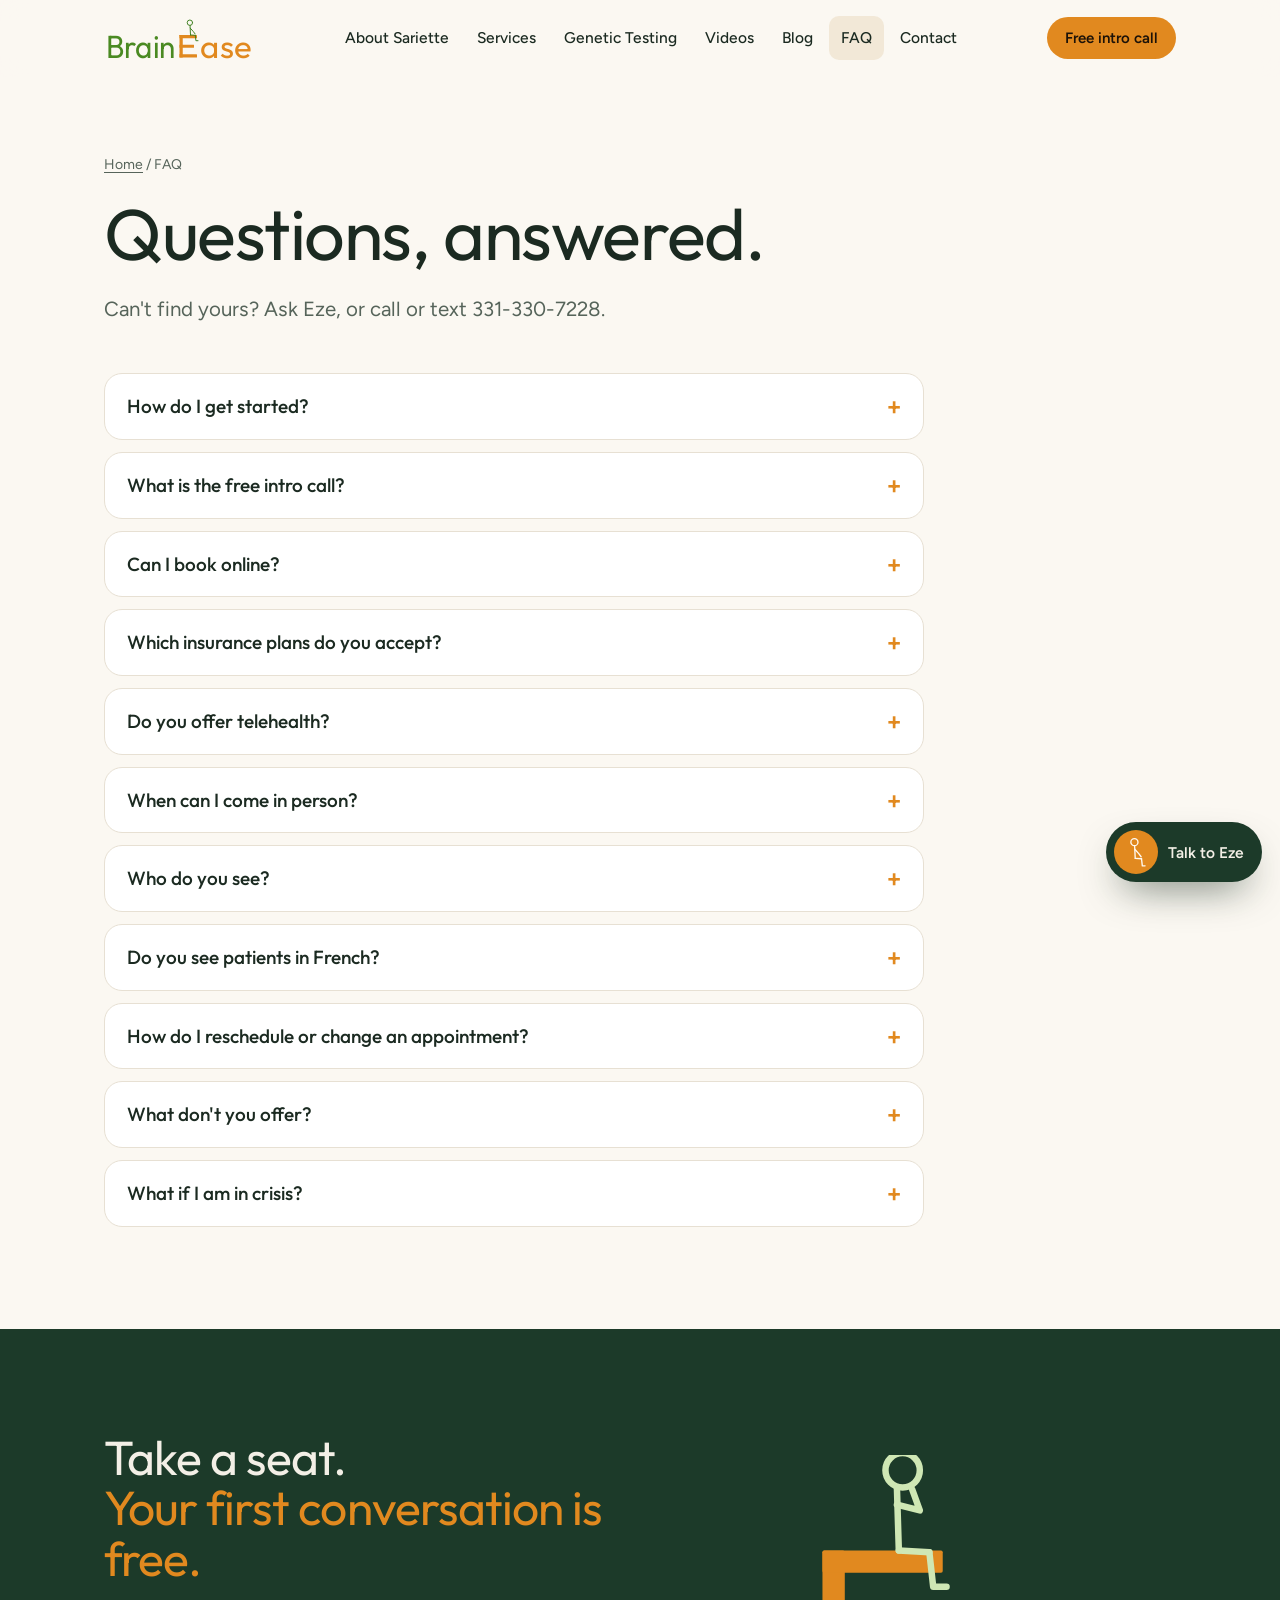
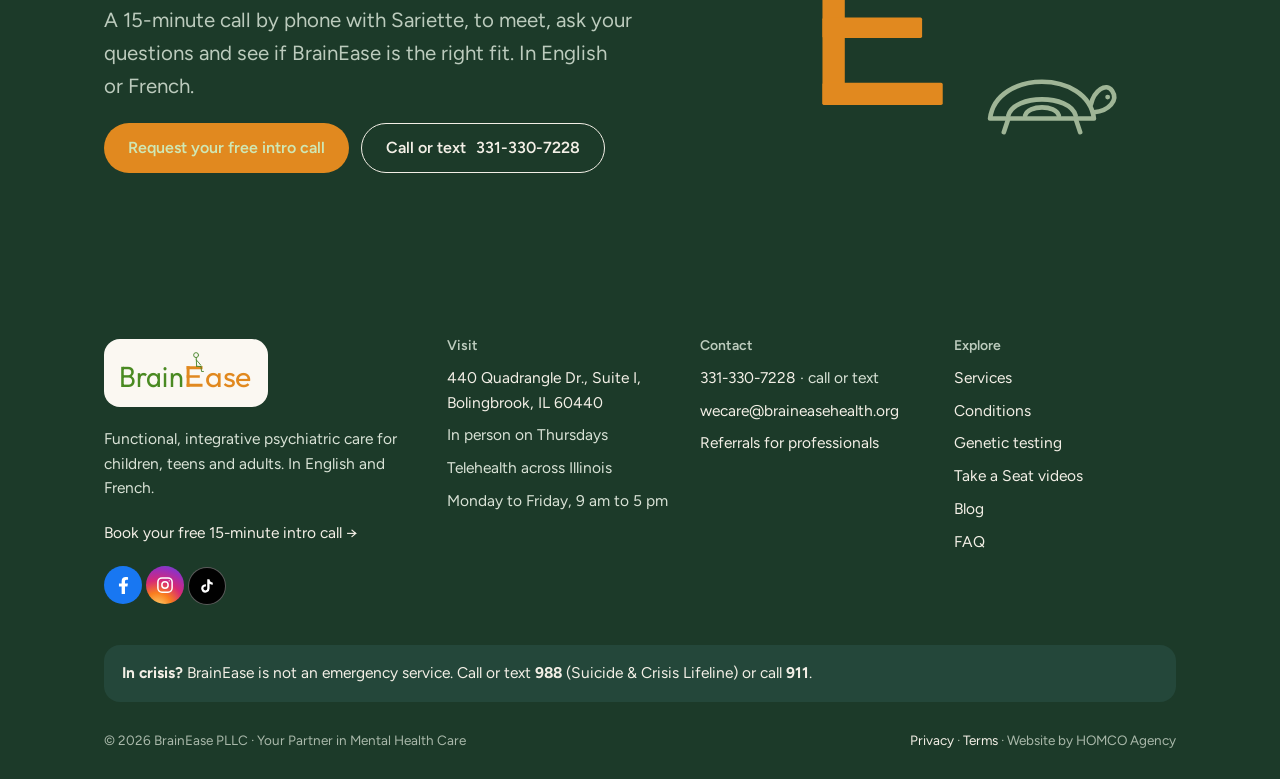
<file: faq.html>
<!DOCTYPE html>
<html lang="en">
<head>
<meta charset="utf-8">
<meta name="viewport" content="width=device-width, initial-scale=1">
<title>Frequently asked questions | BrainEase</title>
<meta name="description" content="Insurance, telehealth across Illinois, in-person visits on Thursdays, the free 15-minute intro call, languages and more.">
<link rel="canonical" href="https://braineasehealth.org/faq.html">
<meta property="og:type" content="website"><meta property="og:site_name" content="BrainEase">
<meta property="og:title" content="Frequently asked questions | BrainEase"><meta property="og:description" content="Insurance, telehealth across Illinois, in-person visits on Thursdays, the free 15-minute intro call, languages and more.">
<meta property="og:url" content="https://braineasehealth.org/faq.html"><meta property="og:image" content="https://braineasehealth.org/img/sariette-sofa-orange.jpg">
<meta name="theme-color" content="#1c3a29">
<link rel="icon" href="assets/favicon.svg" type="image/svg+xml">
<link rel="preconnect" href="https://fonts.googleapis.com"><link rel="preconnect" href="https://fonts.gstatic.com" crossorigin>
<link href="https://fonts.googleapis.com/css2?family=Outfit:wght@300;400;500&family=Figtree:wght@400;500;600&display=swap" rel="stylesheet">
<link rel="stylesheet" href="assets/site.css">
<script type="application/ld+json">{"@context": "https://schema.org", "@type": "FAQPage", "mainEntity": [{"@type": "Question", "name": "How do I get started?", "acceptedAnswer": {"@type": "Answer", "text": "Send a request through Eze or the contact page, or call or text 331-330-7228. Everything starts with a free 15-minute intro call by phone."}}, {"@type": "Question", "name": "What is the free intro call?", "acceptedAnswer": {"@type": "Answer", "text": "A brief 15-minute phone call to meet Sariette, ask your questions and see if BrainEase is the right fit. It is not a psychiatric evaluation."}}, {"@type": "Question", "name": "Can I book online?", "acceptedAnswer": {"@type": "Answer", "text": "Not directly. You can send a request in under a minute through Eze or the contact form, with your preferred days and time. Sariette aims to get back to you within one business day."}}, {"@type": "Question", "name": "Which insurance plans do you accept?", "acceptedAnswer": {"@type": "Answer", "text": "BCBSIL, Aetna, UnitedHealthcare / Optum and Blue Cross Community Health Plans (BCCHP). If you have another plan or no insurance, ask us about your options."}}, {"@type": "Question", "name": "Do you offer telehealth?", "acceptedAnswer": {"@type": "Answer", "text": "Yes, anywhere in Illinois, Monday to Friday. You need to be in Illinois at the time of your visit."}}, {"@type": "Question", "name": "When can I come in person?", "acceptedAnswer": {"@type": "Answer", "text": "In-person visits are on Thursdays at 440 Quadrangle Dr., Suite I, Bolingbrook, IL 60440."}}, {"@type": "Question", "name": "Who do you see?", "acceptedAnswer": {"@type": "Answer", "text": "Children, teens and adults from 8 to 65 years old."}}, {"@type": "Question", "name": "Do you see patients in French?", "acceptedAnswer": {"@type": "Answer", "text": "Yes. Sariette sees patients in English and French."}}, {"@type": "Question", "name": "How do I reschedule or change an appointment?", "acceptedAnswer": {"@type": "Answer", "text": "Email wecare@braineasehealth.org or call or text 331-330-7228."}}, {"@type": "Question", "name": "What don't you offer?", "acceptedAnswer": {"@type": "Answer", "text": "Couples or marriage therapy, long-term psychotherapy on its own, requests outside psychiatric care, and emergency care."}}, {"@type": "Question", "name": "What if I am in crisis?", "acceptedAnswer": {"@type": "Answer", "text": "BrainEase is not an emergency service. Call or text 988 (Suicide & Crisis Lifeline) or call 911 right away."}}]}</script>
</head>
<body>
<a class="skip" href="#main">Skip to content</a>
<header class="hd"><div class="wrap">
  <a class="brand" href="index.html" aria-label="BrainEase home"><svg class="ez " viewBox="0 -26 600 176" role="img" aria-label="BrainEase"><text x="6" y="140" font-family="Outfit,sans-serif" font-size="128" fill="#4a8a22" textLength="282" lengthAdjust="spacingAndGlyphs">Brain</text><g transform="translate(302 50) scale(1)" fill="#e1891f"><rect width="13" height="90" rx="1"/><rect width="70" height="13" rx="1"/><rect y="39" width="58" height="12" rx="1"/><rect y="77" width="70" height="13" rx="1"/></g><text x="384" y="140" font-family="Outfit,sans-serif" font-size="128" fill="#e1891f" textLength="206" lengthAdjust="spacingAndGlyphs">ase</text><g transform="translate(346 50) scale(1.2)"><g class="" fill="none" stroke="var(--ez,#3d7f1f)" stroke-width="3.2" stroke-linecap="round" stroke-linejoin="round"><circle class="d" cx="-2" cy="-41" r="9" pathLength="1" style="--d:0.30s"/><path class="d" d="M-1.5 -32 L0 0" pathLength="1" style="--d:0.58s"/><path class="d" d="M-1 -23 L9 -12 L15 -4" pathLength="1" style="--d:0.86s"/><path class="d" d="M0 0 L16 1" pathLength="1" style="--d:1.14s"/><g class="leg"><path class="d" d="M16 1 L18 19 L25 19" pathLength="1" style="--d:1.42s"/></g></g></g></svg></a>
  <nav class="nav" aria-label="Main"><a href="about.html">About Sariette</a><a href="services.html">Services</a><a href="genetic-testing.html">Genetic Testing</a><a href="videos.html">Videos</a><a href="blog/index.html">Blog</a><a href="faq.html" aria-current="page">FAQ</a><a href="contact.html">Contact</a></nav>
  <a class="btn sm" href="contact.html#request" data-eze="book">Free intro call</a>
  <button class="burger" type="button" aria-label="Menu" aria-expanded="false" aria-controls="drawer"><span></span></button>
</div></header>
<nav class="drawer" id="drawer" aria-label="Mobile"><a href="index.html">Home</a><a href="about.html">About Sariette</a><a href="services.html">Services</a><a href="genetic-testing.html">Genetic Testing</a><a href="videos.html">Videos</a><a href="blog/index.html">Blog</a><a href="faq.html">FAQ</a><a href="contact.html">Contact</a><a href="conditions.html">Conditions</a><a href="for-professionals.html">For Professionals</a><a class="btn" href="contact.html#request" data-eze="book">Book your free 15-min intro call</a><p class="small"><span data-cfg="phone">331-330-7228</span> · call or text</p></nav>
<main id="main">
<section class="phead"><div class="wrap stack"><p class="crumb"><a href="index.html">Home</a> / FAQ</p><h1>Questions, answered.</h1><p class="lead">Can't find yours? Ask Eze, or call or text 331-330-7228.</p></div></section><section class="band" style="padding-top:0"><div class="wrap"><div class="faq" style="max-width:820px"><details class="reveal"><summary>How do I get started?</summary><div><p>Send a request through Eze or the contact page, or call or text 331-330-7228. Everything starts with a free 15-minute intro call by phone.</p></div></details><details class="reveal"><summary>What is the free intro call?</summary><div><p>A brief 15-minute phone call to meet Sariette, ask your questions and see if BrainEase is the right fit. It is not a psychiatric evaluation.</p></div></details><details class="reveal"><summary>Can I book online?</summary><div><p>Not directly. You can send a request in under a minute through Eze or the contact form, with your preferred days and time. Sariette aims to get back to you within one business day.</p></div></details><details class="reveal"><summary>Which insurance plans do you accept?</summary><div><p>BCBSIL, Aetna, UnitedHealthcare / Optum and Blue Cross Community Health Plans (BCCHP). If you have another plan or no insurance, ask us about your options.</p></div></details><details class="reveal"><summary>Do you offer telehealth?</summary><div><p>Yes, anywhere in Illinois, Monday to Friday. You need to be in Illinois at the time of your visit.</p></div></details><details class="reveal"><summary>When can I come in person?</summary><div><p>In-person visits are on Thursdays at 440 Quadrangle Dr., Suite I, Bolingbrook, IL 60440.</p></div></details><details class="reveal"><summary>Who do you see?</summary><div><p>Children, teens and adults from 8 to 65 years old.</p></div></details><details class="reveal"><summary>Do you see patients in French?</summary><div><p>Yes. Sariette sees patients in English and French.</p></div></details><details class="reveal"><summary>How do I reschedule or change an appointment?</summary><div><p>Email wecare@braineasehealth.org or call or text 331-330-7228.</p></div></details><details class="reveal"><summary>What don&#x27;t you offer?</summary><div><p>Couples or marriage therapy, long-term psychotherapy on its own, requests outside psychiatric care, and emergency care.</p></div></details><details class="reveal"><summary>What if I am in crisis?</summary><div><p>BrainEase is not an emergency service. Call or text 988 (Suicide &amp; Crisis Lifeline) or call 911 right away.</p></div></details></div></div></section><section class="band deep"><div class="wrap grid2">
  <div class="stack reveal"><h2>Take a seat.<br><span style="color:#e1891f">Your first conversation is free.</span></h2>
  <p class="lead">A 15-minute call by phone with Sariette, to meet, ask your questions and see if BrainEase is the right fit. In English or French.</p>
  <div class="btns"><a class="btn" href="contact.html#request" data-eze="book">Request your free intro call</a><a class="btn ghost" data-href="phoneHref" href="tel:+13313307228">Call or text <span data-cfg="phone">331-330-7228</span></a></div></div>
  <div style="max-width:420px;justify-self:center;width:100%"><svg class="ez" viewBox="-110 -110 220 150" aria-hidden="true" style="--ez:#cfe7b4"><g transform="translate(-60 -60) scale(0.9)" fill="#e1891f"><rect width="13" height="90" rx="1"/><rect width="70" height="13" rx="1"/><rect y="39" width="58" height="12" rx="1"/><rect y="77" width="70" height="13" rx="1"/></g><g transform="translate(-20 -60)"><g class="" fill="none" stroke="var(--ez,#3d7f1f)" stroke-width="3.4" stroke-linecap="round" stroke-linejoin="round"><circle class="d" cx="2" cy="-42" r="9" pathLength="1" style="--d:0.10s"/><path class="d" d="M-1 -33 L0 0" pathLength="1" style="--d:0.30s"/><path class="d" d="M-1 -24 L11 -21 L7 -32" pathLength="1" style="--d:0.50s"/><path class="d" d="M0 0 L16 1" pathLength="1" style="--d:0.70s"/><g class="leg"><path class="d" d="M16 1 L18 19 L25 19" pathLength="1" style="--d:0.90s"/></g></g></g><g transform="translate(55 28) scale(.8)"><g fill="none" stroke="#9fb596" stroke-width="3" stroke-linecap="round" stroke-linejoin="round"><path class="d" pathLength="1" style="--d:0.60s" d="M-34 0 C-30 -32 30 -32 34 0 Z"/><path class="d" pathLength="1" style="--d:0.90s" d="M-22 -2 C-18 -16 18 -16 22 -2 M-11 -2 C-9 -9 9 -9 11 -2"/><path class="d" pathLength="1" style="--d:1.10s" d="M34 -4 C44 -5 50 -12 46 -18 C42 -24 34 -18 32 -9"/><path class="d" pathLength="1" style="--d:1.20s" d="M-22 0 L-25 9 M22 0 L25 9"/></g><circle cx="43" cy="-14" r="1.6" fill="#9fb596"/></g></svg></div>
</div></section>
</main>
<footer class="ft"><div class="wrap">
  <div class="cols">
    <div class="stack">
      <a href="index.html" aria-label="BrainEase home" style="display:inline-block;background:#fbf8f2;border-radius:16px;padding:10px 14px"><svg style="height:40px;width:auto" class="ez " viewBox="0 -26 600 176" role="img" aria-label="BrainEase"><text x="6" y="140" font-family="Outfit,sans-serif" font-size="128" fill="#4a8a22" textLength="282" lengthAdjust="spacingAndGlyphs">Brain</text><g transform="translate(302 50) scale(1)" fill="#e1891f"><rect width="13" height="90" rx="1"/><rect width="70" height="13" rx="1"/><rect y="39" width="58" height="12" rx="1"/><rect y="77" width="70" height="13" rx="1"/></g><text x="384" y="140" font-family="Outfit,sans-serif" font-size="128" fill="#e1891f" textLength="206" lengthAdjust="spacingAndGlyphs">ase</text><g transform="translate(346 50) scale(1.2)"><g class="" fill="none" stroke="var(--ez,#3d7f1f)" stroke-width="3.2" stroke-linecap="round" stroke-linejoin="round"><circle class="d" cx="-2" cy="-41" r="9" pathLength="1" style="--d:0.30s"/><path class="d" d="M-1.5 -32 L0 0" pathLength="1" style="--d:0.58s"/><path class="d" d="M-1 -23 L9 -12 L15 -4" pathLength="1" style="--d:0.86s"/><path class="d" d="M0 0 L16 1" pathLength="1" style="--d:1.14s"/><g class="leg"><path class="d" d="M16 1 L18 19 L25 19" pathLength="1" style="--d:1.42s"/></g></g></g></svg></a>
      <p>Functional, integrative psychiatric care for children, teens and adults. In English and French.</p>
      <p><a href="contact.html#request" data-eze="book">Book your free 15-minute intro call →</a></p>
      <p><a href="https://www.facebook.com/braineasehealthpllc" target="_blank" rel="noopener" aria-label="BrainEase on Facebook" title="BrainEase on Facebook" style="display:inline-flex;align-items:center;justify-content:center;width:38px;height:38px;border-radius:50%;background:#1877F2"><svg width="17" height="17" viewBox="0 0 320 512" fill="#ffffff" aria-hidden="true"><path d="M279.14 288l14.22-92.66h-88.91v-60.13c0-25.35 12.42-50.06 52.24-50.06h40.42V6.26S260.43 0 225.36 0c-73.22 0-121.08 44.38-121.08 124.72v70.62H22.89V288h81.39v224h100.17V288z"/></svg></a> <a href="https://www.instagram.com/braineasehealthpllc" target="_blank" rel="noopener" aria-label="BrainEase on Instagram" title="BrainEase on Instagram" style="display:inline-flex;align-items:center;justify-content:center;width:38px;height:38px;border-radius:50%;background:radial-gradient(circle at 30% 110%, #feda75 0%, #fa7e1e 30%, #d62976 55%, #962fbf 80%, #4f5bd5 100%)"><svg width="18" height="18" viewBox="0 0 24 24" fill="none" stroke="#ffffff" stroke-width="2" aria-hidden="true"><rect x="2.5" y="2.5" width="19" height="19" rx="5.5"/><circle cx="12" cy="12" r="4.2"/><circle cx="17.6" cy="6.4" r="0.8" fill="#ffffff" stroke="none"/></svg></a> <a href="https://www.tiktok.com/@braineasehealthpllc" target="_blank" rel="noopener" aria-label="BrainEase on TikTok" title="BrainEase on TikTok" style="display:inline-flex;align-items:center;justify-content:center;width:38px;height:38px;border-radius:50%;background:#010101;border:1px solid rgba(255,255,255,0.35)"><svg width="16" height="16" viewBox="0 0 24 24" fill="#ffffff" aria-hidden="true"><path d="M19.59 6.69a4.83 4.83 0 0 1-3.77-4.25V2h-3.45v13.67a2.89 2.89 0 0 1-5.2 1.74 2.89 2.89 0 0 1 2.31-4.64 2.93 2.93 0 0 1 .88.13V9.4a6.84 6.84 0 0 0-1-.05A6.33 6.33 0 0 0 5 20.1a6.34 6.34 0 0 0 10.86-4.43v-7a8.16 8.16 0 0 0 4.77 1.52v-3.4a4.85 4.85 0 0 1-1-.1z"/></svg></a></p>
    </div>
    <div><h4>Visit</h4><ul>
      <li><a data-href="mapsUrl" href="#" target="_blank" rel="noopener" data-cfg="address">440 Quadrangle Dr., Suite I, Bolingbrook, IL 60440</a></li>
      <li>In person on Thursdays</li><li>Telehealth across Illinois</li><li data-cfg="hours">Monday to Friday, 9 am to 5 pm</li></ul></div>
    <div><h4>Contact</h4><ul>
      <li><a data-href="phoneHref" href="tel:+13313307228" data-cfg="phone">331-330-7228</a> · call or text</li>
      <li><a href="mailto:wecare@braineasehealth.org" data-cfg="email">wecare@braineasehealth.org</a></li>
      <li><a href="for-professionals.html">Referrals for professionals</a></li></ul></div>
    <div><h4>Explore</h4><ul>
      <li><a href="services.html">Services</a></li><li><a href="conditions.html">Conditions</a></li><li><a href="genetic-testing.html">Genetic testing</a></li>
      <li><a href="videos.html">Take a Seat videos</a></li><li><a href="blog/index.html">Blog</a></li><li><a href="faq.html">FAQ</a></li></ul></div>
  </div>
  <p class="crisis"><b>In crisis?</b> BrainEase is not an emergency service. Call or text <b>988</b> (Suicide &amp; Crisis Lifeline) or call <b>911</b>.</p>
  <div class="base"><span>© <span id="yr">2026</span> BrainEase PLLC · Your Partner in Mental Health Care</span>
  <span><a href="privacy.html">Privacy</a> · <a href="terms.html">Terms</a> · Website by HOMCO Agency</span></div>
</div></footer>
<script src="assets/site.js" defer></script>
</body>
</html>
</file>
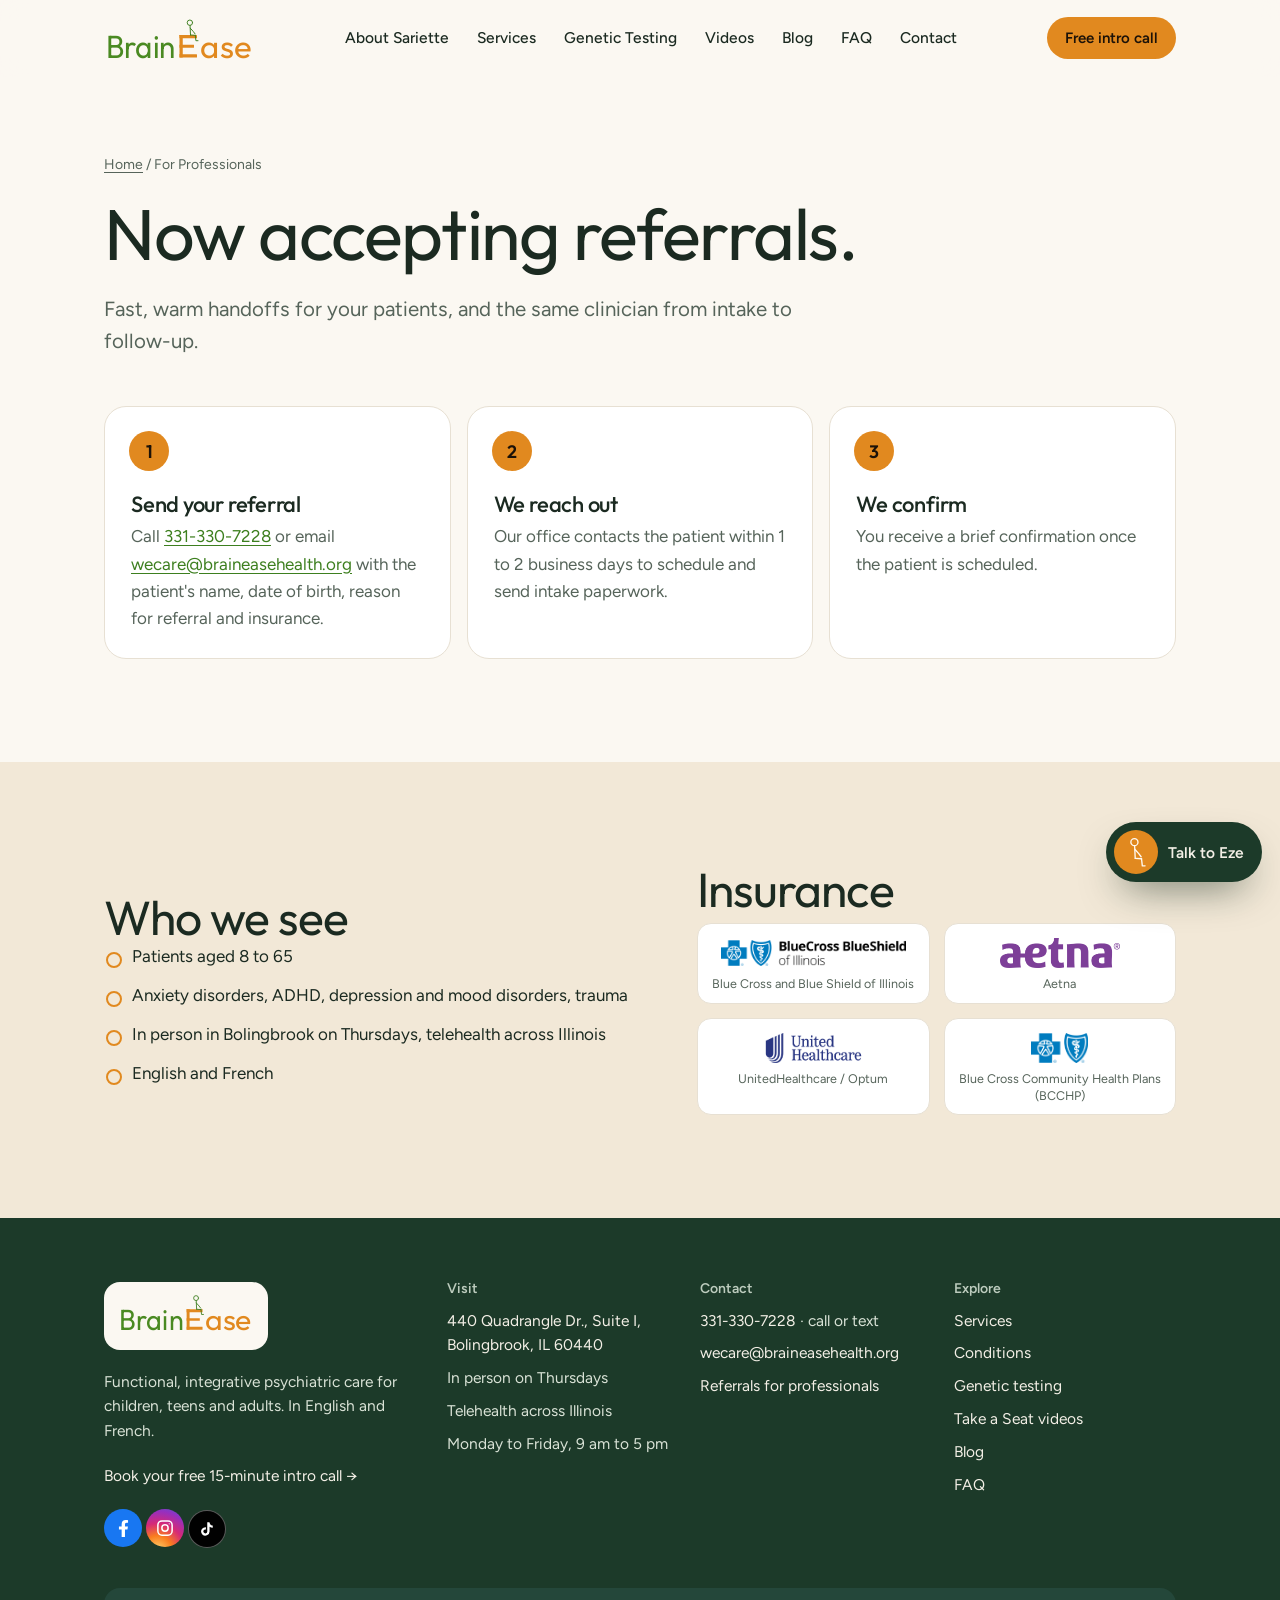
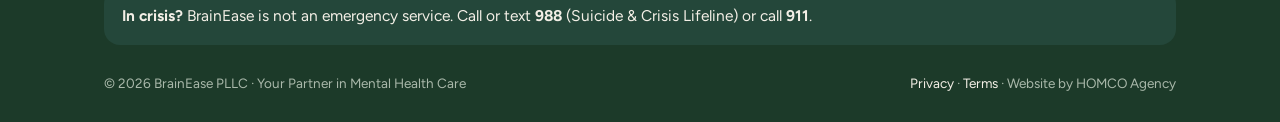
<file: for-professionals.html>
<!DOCTYPE html>
<html lang="en">
<head>
<meta charset="utf-8">
<meta name="viewport" content="width=device-width, initial-scale=1">
<title>Referrals for healthcare professionals | BrainEase</title>
<meta name="description" content="Refer patients to BrainEase: call or email with the patient details. We contact the patient within 1 to 2 business days and confirm once they are scheduled.">
<link rel="canonical" href="https://braineasehealth.org/for-professionals.html">
<meta property="og:type" content="website"><meta property="og:site_name" content="BrainEase">
<meta property="og:title" content="Referrals for healthcare professionals | BrainEase"><meta property="og:description" content="Refer patients to BrainEase: call or email with the patient details. We contact the patient within 1 to 2 business days and confirm once they are scheduled.">
<meta property="og:url" content="https://braineasehealth.org/for-professionals.html"><meta property="og:image" content="https://braineasehealth.org/img/sariette-sofa-orange.jpg">
<meta name="theme-color" content="#1c3a29">
<link rel="icon" href="assets/favicon.svg" type="image/svg+xml">
<link rel="preconnect" href="https://fonts.googleapis.com"><link rel="preconnect" href="https://fonts.gstatic.com" crossorigin>
<link href="https://fonts.googleapis.com/css2?family=Outfit:wght@300;400;500&family=Figtree:wght@400;500;600&display=swap" rel="stylesheet">
<link rel="stylesheet" href="assets/site.css">
<script type="application/ld+json">{"@context": "https://schema.org", "@type": "MedicalClinic", "name": "BrainEase PLLC", "url": "https://braineasehealth.org/", "slogan": "Your Partner in Mental Health Care", "telephone": "+1-331-330-7228", "email": "wecare@braineasehealth.org", "image": "https://braineasehealth.org/img/sariette-sofa-orange.jpg", "medicalSpecialty": "Psychiatric", "address": {"@type": "PostalAddress", "streetAddress": "440 Quadrangle Dr., Suite I", "addressLocality": "Bolingbrook", "addressRegion": "IL", "postalCode": "60440", "addressCountry": "US"}, "areaServed": {"@type": "State", "name": "Illinois"}, "availableLanguage": ["English", "French"], "openingHoursSpecification": [{"@type": "OpeningHoursSpecification", "dayOfWeek": ["Monday", "Tuesday", "Wednesday", "Thursday", "Friday"], "opens": "09:00", "closes": "17:00"}], "founder": {"@type": "Person", "name": "Sariette Ngandjo", "honorificSuffix": "APRN, PMHNP-BC", "jobTitle": "Psychiatric Mental Health Nurse Practitioner"}, "sameAs": ["https://www.facebook.com/braineasehealthpllc", "https://www.instagram.com/braineasehealthpllc", "https://www.tiktok.com/@braineasehealthpllc"]}</script>
</head>
<body>
<a class="skip" href="#main">Skip to content</a>
<header class="hd"><div class="wrap">
  <a class="brand" href="index.html" aria-label="BrainEase home"><svg class="ez " viewBox="0 -26 600 176" role="img" aria-label="BrainEase"><text x="6" y="140" font-family="Outfit,sans-serif" font-size="128" fill="#4a8a22" textLength="282" lengthAdjust="spacingAndGlyphs">Brain</text><g transform="translate(302 50) scale(1)" fill="#e1891f"><rect width="13" height="90" rx="1"/><rect width="70" height="13" rx="1"/><rect y="39" width="58" height="12" rx="1"/><rect y="77" width="70" height="13" rx="1"/></g><text x="384" y="140" font-family="Outfit,sans-serif" font-size="128" fill="#e1891f" textLength="206" lengthAdjust="spacingAndGlyphs">ase</text><g transform="translate(346 50) scale(1.2)"><g class="" fill="none" stroke="var(--ez,#3d7f1f)" stroke-width="3.2" stroke-linecap="round" stroke-linejoin="round"><circle class="d" cx="-2" cy="-41" r="9" pathLength="1" style="--d:0.30s"/><path class="d" d="M-1.5 -32 L0 0" pathLength="1" style="--d:0.58s"/><path class="d" d="M-1 -23 L9 -12 L15 -4" pathLength="1" style="--d:0.86s"/><path class="d" d="M0 0 L16 1" pathLength="1" style="--d:1.14s"/><g class="leg"><path class="d" d="M16 1 L18 19 L25 19" pathLength="1" style="--d:1.42s"/></g></g></g></svg></a>
  <nav class="nav" aria-label="Main"><a href="about.html">About Sariette</a><a href="services.html">Services</a><a href="genetic-testing.html">Genetic Testing</a><a href="videos.html">Videos</a><a href="blog/index.html">Blog</a><a href="faq.html">FAQ</a><a href="contact.html">Contact</a></nav>
  <a class="btn sm" href="contact.html#request" data-eze="book">Free intro call</a>
  <button class="burger" type="button" aria-label="Menu" aria-expanded="false" aria-controls="drawer"><span></span></button>
</div></header>
<nav class="drawer" id="drawer" aria-label="Mobile"><a href="index.html">Home</a><a href="about.html">About Sariette</a><a href="services.html">Services</a><a href="genetic-testing.html">Genetic Testing</a><a href="videos.html">Videos</a><a href="blog/index.html">Blog</a><a href="faq.html">FAQ</a><a href="contact.html">Contact</a><a href="conditions.html">Conditions</a><a href="for-professionals.html">For Professionals</a><a class="btn" href="contact.html#request" data-eze="book">Book your free 15-min intro call</a><p class="small"><span data-cfg="phone">331-330-7228</span> · call or text</p></nav>
<main id="main">
<section class="phead"><div class="wrap stack"><p class="crumb"><a href="index.html">Home</a> / For Professionals</p><h1>Now accepting referrals.</h1><p class="lead">Fast, warm handoffs for your patients, and the same clinician from intake to follow-up.</p></div></section>
<section class="band" style="padding-top:0"><div class="wrap">
  <ol class="steps">
    <li class="reveal"><h3>Send your referral</h3><p>Call <a data-href="phoneHref" href="tel:+13313307228" data-cfg="phone">331-330-7228</a> or email <a href="mailto:wecare@braineasehealth.org" data-cfg="email">wecare@braineasehealth.org</a> with the patient's name, date of birth, reason for referral and insurance.</p></li>
    <li class="reveal"><h3>We reach out</h3><p>Our office contacts the patient within 1 to 2 business days to schedule and send intake paperwork.</p></li>
    <li class="reveal"><h3>We confirm</h3><p>You receive a brief confirmation once the patient is scheduled.</p></li>
  </ol>
</div></section>
<section class="band sand"><div class="wrap grid2">
  <div class="stack reveal"><h2>Who we see</h2><ul class="list"><li>Patients aged 8 to 65</li><li>Anxiety disorders, ADHD, depression and mood disorders, trauma</li><li>In person in Bolingbrook on Thursdays, telehealth across Illinois</li><li>English and French</li></ul></div>
  <div class="stack reveal"><h2>Insurance</h2><div class="ins-grid ins-grid--mini"><figure><img src="img/logo-bcbsil.png" alt="Blue Cross and Blue Shield of Illinois logo" loading="lazy" decoding="async"><figcaption>Blue Cross and Blue Shield of Illinois</figcaption></figure><figure><img src="img/logo-aetna.png" alt="Aetna logo" loading="lazy" decoding="async"><figcaption>Aetna</figcaption></figure><figure><img src="img/logo-uhc.png" alt="UnitedHealthcare logo" loading="lazy" decoding="async"><figcaption>UnitedHealthcare / Optum</figcaption></figure><figure><img src="img/logo-bcchp.png" alt="Blue Cross Community Health Plans logo" loading="lazy" decoding="async"><figcaption>Blue Cross Community Health Plans (BCCHP)</figcaption></figure></div></div>
</div></section>
</main>
<footer class="ft"><div class="wrap">
  <div class="cols">
    <div class="stack">
      <a href="index.html" aria-label="BrainEase home" style="display:inline-block;background:#fbf8f2;border-radius:16px;padding:10px 14px"><svg style="height:40px;width:auto" class="ez " viewBox="0 -26 600 176" role="img" aria-label="BrainEase"><text x="6" y="140" font-family="Outfit,sans-serif" font-size="128" fill="#4a8a22" textLength="282" lengthAdjust="spacingAndGlyphs">Brain</text><g transform="translate(302 50) scale(1)" fill="#e1891f"><rect width="13" height="90" rx="1"/><rect width="70" height="13" rx="1"/><rect y="39" width="58" height="12" rx="1"/><rect y="77" width="70" height="13" rx="1"/></g><text x="384" y="140" font-family="Outfit,sans-serif" font-size="128" fill="#e1891f" textLength="206" lengthAdjust="spacingAndGlyphs">ase</text><g transform="translate(346 50) scale(1.2)"><g class="" fill="none" stroke="var(--ez,#3d7f1f)" stroke-width="3.2" stroke-linecap="round" stroke-linejoin="round"><circle class="d" cx="-2" cy="-41" r="9" pathLength="1" style="--d:0.30s"/><path class="d" d="M-1.5 -32 L0 0" pathLength="1" style="--d:0.58s"/><path class="d" d="M-1 -23 L9 -12 L15 -4" pathLength="1" style="--d:0.86s"/><path class="d" d="M0 0 L16 1" pathLength="1" style="--d:1.14s"/><g class="leg"><path class="d" d="M16 1 L18 19 L25 19" pathLength="1" style="--d:1.42s"/></g></g></g></svg></a>
      <p>Functional, integrative psychiatric care for children, teens and adults. In English and French.</p>
      <p><a href="contact.html#request" data-eze="book">Book your free 15-minute intro call →</a></p>
      <p><a href="https://www.facebook.com/braineasehealthpllc" target="_blank" rel="noopener" aria-label="BrainEase on Facebook" title="BrainEase on Facebook" style="display:inline-flex;align-items:center;justify-content:center;width:38px;height:38px;border-radius:50%;background:#1877F2"><svg width="17" height="17" viewBox="0 0 320 512" fill="#ffffff" aria-hidden="true"><path d="M279.14 288l14.22-92.66h-88.91v-60.13c0-25.35 12.42-50.06 52.24-50.06h40.42V6.26S260.43 0 225.36 0c-73.22 0-121.08 44.38-121.08 124.72v70.62H22.89V288h81.39v224h100.17V288z"/></svg></a> <a href="https://www.instagram.com/braineasehealthpllc" target="_blank" rel="noopener" aria-label="BrainEase on Instagram" title="BrainEase on Instagram" style="display:inline-flex;align-items:center;justify-content:center;width:38px;height:38px;border-radius:50%;background:radial-gradient(circle at 30% 110%, #feda75 0%, #fa7e1e 30%, #d62976 55%, #962fbf 80%, #4f5bd5 100%)"><svg width="18" height="18" viewBox="0 0 24 24" fill="none" stroke="#ffffff" stroke-width="2" aria-hidden="true"><rect x="2.5" y="2.5" width="19" height="19" rx="5.5"/><circle cx="12" cy="12" r="4.2"/><circle cx="17.6" cy="6.4" r="0.8" fill="#ffffff" stroke="none"/></svg></a> <a href="https://www.tiktok.com/@braineasehealthpllc" target="_blank" rel="noopener" aria-label="BrainEase on TikTok" title="BrainEase on TikTok" style="display:inline-flex;align-items:center;justify-content:center;width:38px;height:38px;border-radius:50%;background:#010101;border:1px solid rgba(255,255,255,0.35)"><svg width="16" height="16" viewBox="0 0 24 24" fill="#ffffff" aria-hidden="true"><path d="M19.59 6.69a4.83 4.83 0 0 1-3.77-4.25V2h-3.45v13.67a2.89 2.89 0 0 1-5.2 1.74 2.89 2.89 0 0 1 2.31-4.64 2.93 2.93 0 0 1 .88.13V9.4a6.84 6.84 0 0 0-1-.05A6.33 6.33 0 0 0 5 20.1a6.34 6.34 0 0 0 10.86-4.43v-7a8.16 8.16 0 0 0 4.77 1.52v-3.4a4.85 4.85 0 0 1-1-.1z"/></svg></a></p>
    </div>
    <div><h4>Visit</h4><ul>
      <li><a data-href="mapsUrl" href="#" target="_blank" rel="noopener" data-cfg="address">440 Quadrangle Dr., Suite I, Bolingbrook, IL 60440</a></li>
      <li>In person on Thursdays</li><li>Telehealth across Illinois</li><li data-cfg="hours">Monday to Friday, 9 am to 5 pm</li></ul></div>
    <div><h4>Contact</h4><ul>
      <li><a data-href="phoneHref" href="tel:+13313307228" data-cfg="phone">331-330-7228</a> · call or text</li>
      <li><a href="mailto:wecare@braineasehealth.org" data-cfg="email">wecare@braineasehealth.org</a></li>
      <li><a href="for-professionals.html">Referrals for professionals</a></li></ul></div>
    <div><h4>Explore</h4><ul>
      <li><a href="services.html">Services</a></li><li><a href="conditions.html">Conditions</a></li><li><a href="genetic-testing.html">Genetic testing</a></li>
      <li><a href="videos.html">Take a Seat videos</a></li><li><a href="blog/index.html">Blog</a></li><li><a href="faq.html">FAQ</a></li></ul></div>
  </div>
  <p class="crisis"><b>In crisis?</b> BrainEase is not an emergency service. Call or text <b>988</b> (Suicide &amp; Crisis Lifeline) or call <b>911</b>.</p>
  <div class="base"><span>© <span id="yr">2026</span> BrainEase PLLC · Your Partner in Mental Health Care</span>
  <span><a href="privacy.html">Privacy</a> · <a href="terms.html">Terms</a> · Website by HOMCO Agency</span></div>
</div></footer>
<script src="assets/site.js" defer></script>
</body>
</html>
</file>
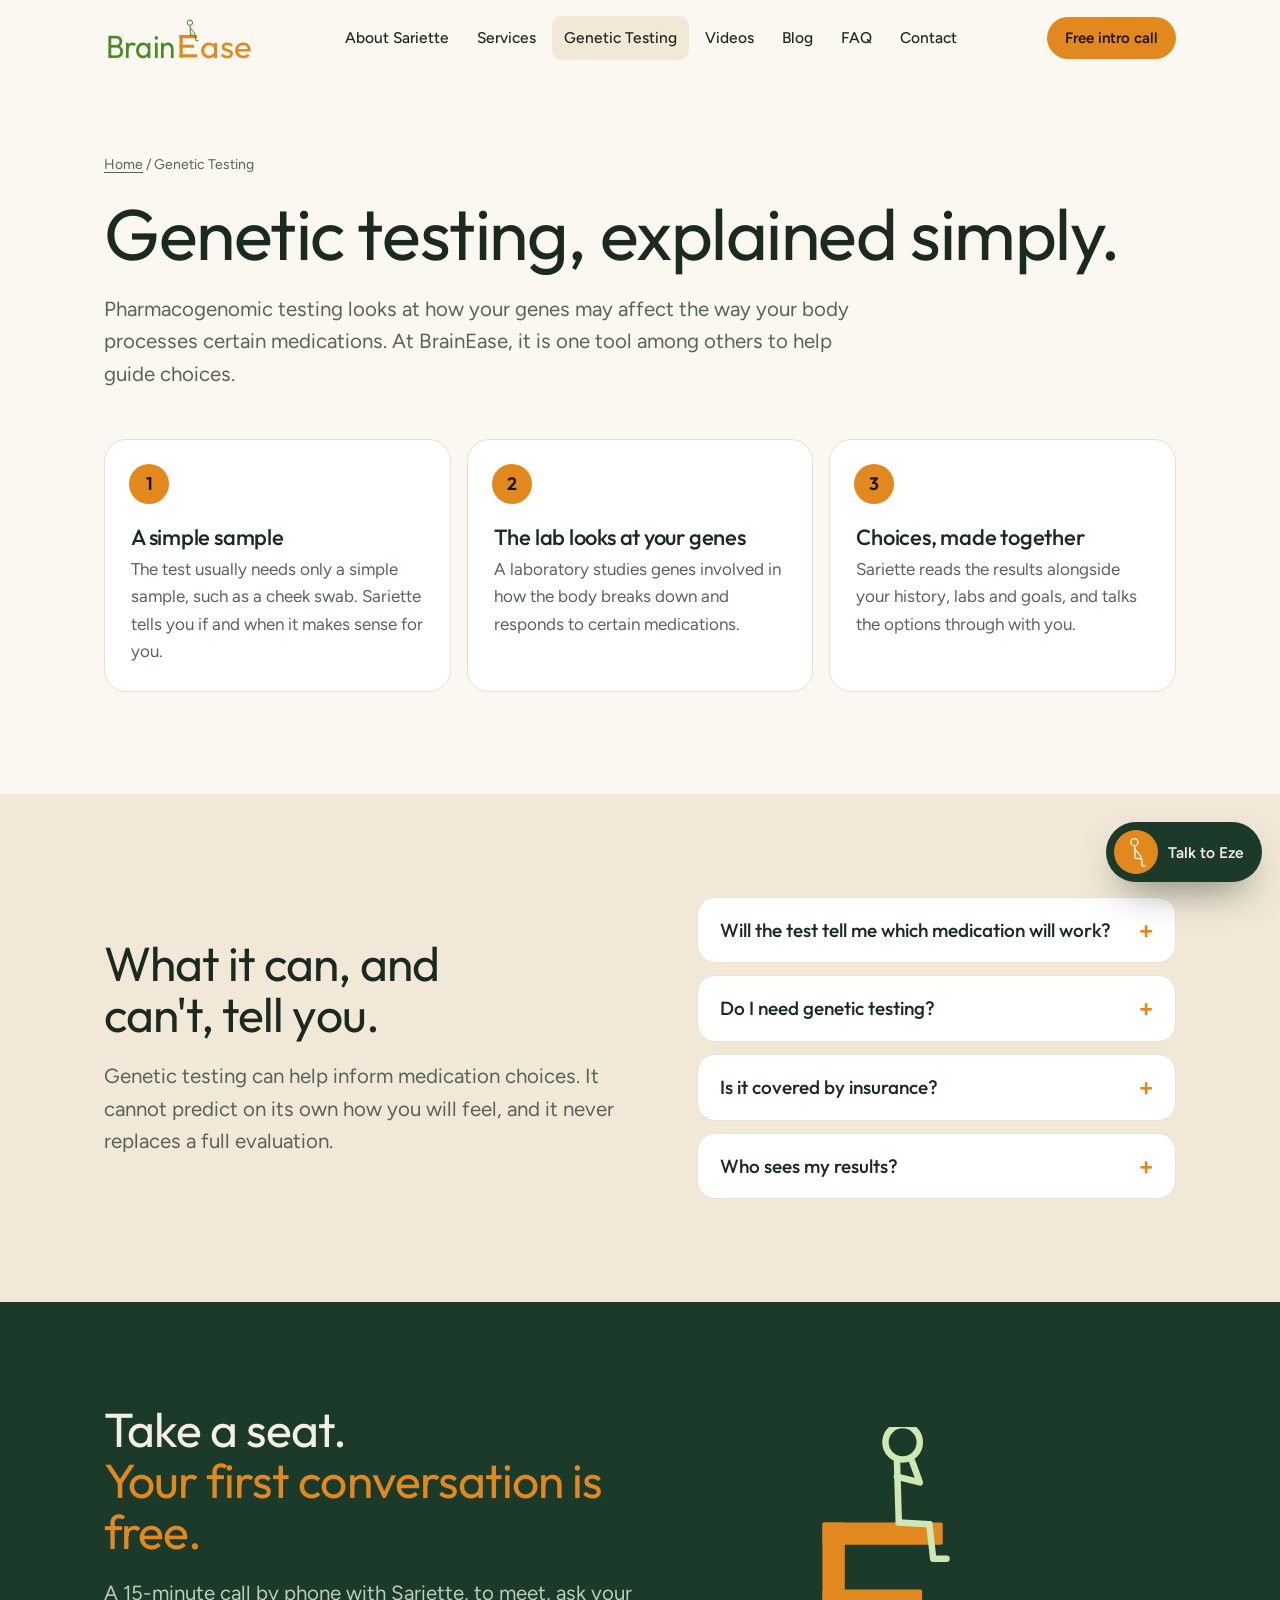
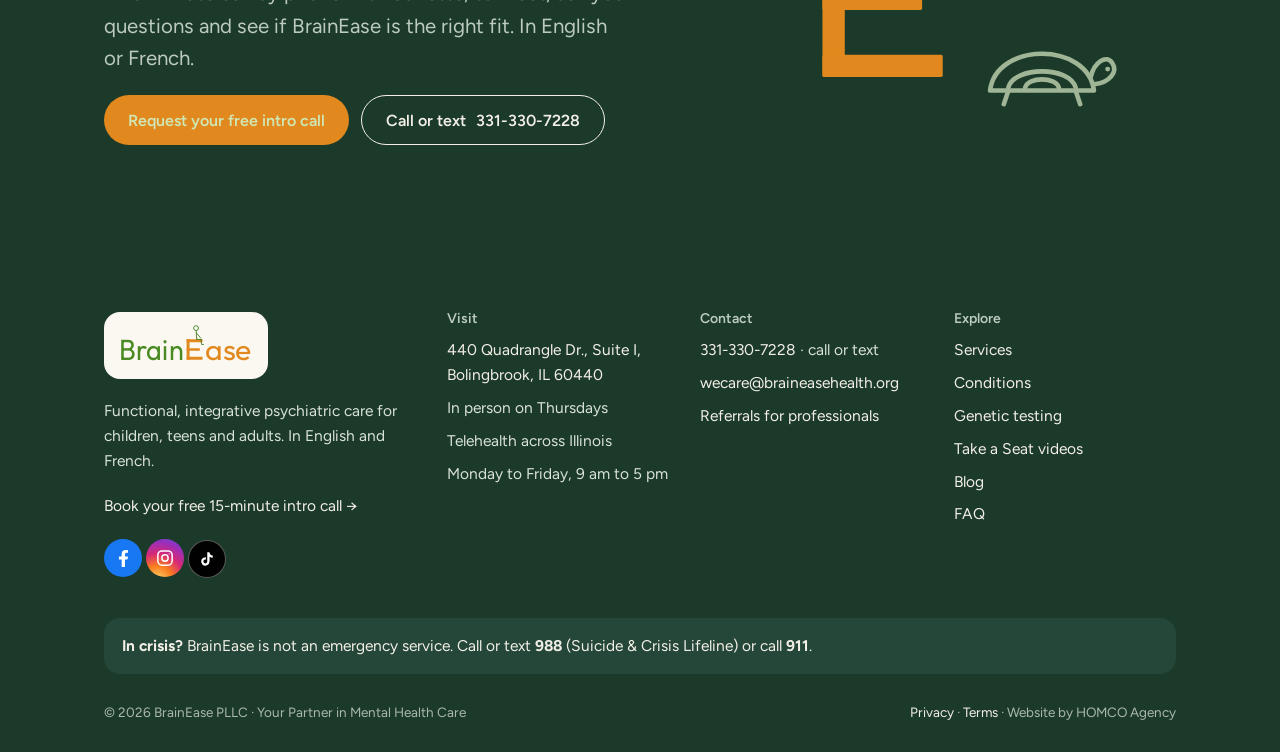
<file: genetic-testing.html>
<!DOCTYPE html>
<html lang="en">
<head>
<meta charset="utf-8">
<meta name="viewport" content="width=device-width, initial-scale=1">
<title>Pharmacogenomic (genetic) testing for medication | BrainEase</title>
<meta name="description" content="How BrainEase uses pharmacogenomic testing to help guide medication choices, explained simply: what it is, how it works and what it can and cannot tell you.">
<link rel="canonical" href="https://braineasehealth.org/genetic-testing.html">
<meta property="og:type" content="website"><meta property="og:site_name" content="BrainEase">
<meta property="og:title" content="Pharmacogenomic (genetic) testing for medication | BrainEase"><meta property="og:description" content="How BrainEase uses pharmacogenomic testing to help guide medication choices, explained simply: what it is, how it works and what it can and cannot tell you.">
<meta property="og:url" content="https://braineasehealth.org/genetic-testing.html"><meta property="og:image" content="https://braineasehealth.org/img/sariette-sofa-orange.jpg">
<meta name="theme-color" content="#1c3a29">
<link rel="icon" href="assets/favicon.svg" type="image/svg+xml">
<link rel="preconnect" href="https://fonts.googleapis.com"><link rel="preconnect" href="https://fonts.gstatic.com" crossorigin>
<link href="https://fonts.googleapis.com/css2?family=Outfit:wght@300;400;500&family=Figtree:wght@400;500;600&display=swap" rel="stylesheet">
<link rel="stylesheet" href="assets/site.css">
<script type="application/ld+json">{"@context": "https://schema.org", "@type": "MedicalClinic", "name": "BrainEase PLLC", "url": "https://braineasehealth.org/", "slogan": "Your Partner in Mental Health Care", "telephone": "+1-331-330-7228", "email": "wecare@braineasehealth.org", "image": "https://braineasehealth.org/img/sariette-sofa-orange.jpg", "medicalSpecialty": "Psychiatric", "address": {"@type": "PostalAddress", "streetAddress": "440 Quadrangle Dr., Suite I", "addressLocality": "Bolingbrook", "addressRegion": "IL", "postalCode": "60440", "addressCountry": "US"}, "areaServed": {"@type": "State", "name": "Illinois"}, "availableLanguage": ["English", "French"], "openingHoursSpecification": [{"@type": "OpeningHoursSpecification", "dayOfWeek": ["Monday", "Tuesday", "Wednesday", "Thursday", "Friday"], "opens": "09:00", "closes": "17:00"}], "founder": {"@type": "Person", "name": "Sariette Ngandjo", "honorificSuffix": "APRN, PMHNP-BC", "jobTitle": "Psychiatric Mental Health Nurse Practitioner"}, "sameAs": ["https://www.facebook.com/braineasehealthpllc", "https://www.instagram.com/braineasehealthpllc", "https://www.tiktok.com/@braineasehealthpllc"]}</script>
</head>
<body>
<a class="skip" href="#main">Skip to content</a>
<header class="hd"><div class="wrap">
  <a class="brand" href="index.html" aria-label="BrainEase home"><svg class="ez " viewBox="0 -26 600 176" role="img" aria-label="BrainEase"><text x="6" y="140" font-family="Outfit,sans-serif" font-size="128" fill="#4a8a22" textLength="282" lengthAdjust="spacingAndGlyphs">Brain</text><g transform="translate(302 50) scale(1)" fill="#e1891f"><rect width="13" height="90" rx="1"/><rect width="70" height="13" rx="1"/><rect y="39" width="58" height="12" rx="1"/><rect y="77" width="70" height="13" rx="1"/></g><text x="384" y="140" font-family="Outfit,sans-serif" font-size="128" fill="#e1891f" textLength="206" lengthAdjust="spacingAndGlyphs">ase</text><g transform="translate(346 50) scale(1.2)"><g class="" fill="none" stroke="var(--ez,#3d7f1f)" stroke-width="3.2" stroke-linecap="round" stroke-linejoin="round"><circle class="d" cx="-2" cy="-41" r="9" pathLength="1" style="--d:0.30s"/><path class="d" d="M-1.5 -32 L0 0" pathLength="1" style="--d:0.58s"/><path class="d" d="M-1 -23 L9 -12 L15 -4" pathLength="1" style="--d:0.86s"/><path class="d" d="M0 0 L16 1" pathLength="1" style="--d:1.14s"/><g class="leg"><path class="d" d="M16 1 L18 19 L25 19" pathLength="1" style="--d:1.42s"/></g></g></g></svg></a>
  <nav class="nav" aria-label="Main"><a href="about.html">About Sariette</a><a href="services.html">Services</a><a href="genetic-testing.html" aria-current="page">Genetic Testing</a><a href="videos.html">Videos</a><a href="blog/index.html">Blog</a><a href="faq.html">FAQ</a><a href="contact.html">Contact</a></nav>
  <a class="btn sm" href="contact.html#request" data-eze="book">Free intro call</a>
  <button class="burger" type="button" aria-label="Menu" aria-expanded="false" aria-controls="drawer"><span></span></button>
</div></header>
<nav class="drawer" id="drawer" aria-label="Mobile"><a href="index.html">Home</a><a href="about.html">About Sariette</a><a href="services.html">Services</a><a href="genetic-testing.html">Genetic Testing</a><a href="videos.html">Videos</a><a href="blog/index.html">Blog</a><a href="faq.html">FAQ</a><a href="contact.html">Contact</a><a href="conditions.html">Conditions</a><a href="for-professionals.html">For Professionals</a><a class="btn" href="contact.html#request" data-eze="book">Book your free 15-min intro call</a><p class="small"><span data-cfg="phone">331-330-7228</span> · call or text</p></nav>
<main id="main">
<section class="phead"><div class="wrap stack"><p class="crumb"><a href="index.html">Home</a> / Genetic Testing</p><h1>Genetic testing, explained simply.</h1><p class="lead">Pharmacogenomic testing looks at how your genes may affect the way your body processes certain medications. At BrainEase, it is one tool among others to help guide choices.</p></div></section>
<section class="band" style="padding-top:0"><div class="wrap">
  <ol class="steps">
    <li class="reveal"><h3>A simple sample</h3><p>The test usually needs only a simple sample, such as a cheek swab. Sariette tells you if and when it makes sense for you.</p></li>
    <li class="reveal"><h3>The lab looks at your genes</h3><p>A laboratory studies genes involved in how the body breaks down and responds to certain medications.</p></li>
    <li class="reveal"><h3>Choices, made together</h3><p>Sariette reads the results alongside your history, labs and goals, and talks the options through with you.</p></li>
  </ol>
</div></section>
<section class="band sand"><div class="wrap grid2">
  <div class="stack reveal"><h2>What it can, and can't, tell you.</h2>
    <p class="lead">Genetic testing can help inform medication choices. It cannot predict on its own how you will feel, and it never replaces a full evaluation.</p></div>
  <div class="faq reveal">
    <details><summary>Will the test tell me which medication will work?</summary><div><p>No single test can guarantee that. Results add information about how your body may process certain medications, which Sariette weighs with everything else she knows about you.</p></div></details>
    <details><summary>Do I need genetic testing?</summary><div><p>Not everyone does. It is discussed during your evaluation, and the decision is made together.</p></div></details>
    <details><summary>Is it covered by insurance?</summary><div><p>Coverage varies by plan and situation. We will help you check before any test is ordered.</p></div></details>
    <details><summary>Who sees my results?</summary><div><p>Your results are part of your medical record and are protected like the rest of your health information.</p></div></details>
  </div>
</div></section>
<section class="band deep"><div class="wrap grid2">
  <div class="stack reveal"><h2>Take a seat.<br><span style="color:#e1891f">Your first conversation is free.</span></h2>
  <p class="lead">A 15-minute call by phone with Sariette, to meet, ask your questions and see if BrainEase is the right fit. In English or French.</p>
  <div class="btns"><a class="btn" href="contact.html#request" data-eze="book">Request your free intro call</a><a class="btn ghost" data-href="phoneHref" href="tel:+13313307228">Call or text <span data-cfg="phone">331-330-7228</span></a></div></div>
  <div style="max-width:420px;justify-self:center;width:100%"><svg class="ez" viewBox="-110 -110 220 150" aria-hidden="true" style="--ez:#cfe7b4"><g transform="translate(-60 -60) scale(0.9)" fill="#e1891f"><rect width="13" height="90" rx="1"/><rect width="70" height="13" rx="1"/><rect y="39" width="58" height="12" rx="1"/><rect y="77" width="70" height="13" rx="1"/></g><g transform="translate(-20 -60)"><g class="" fill="none" stroke="var(--ez,#3d7f1f)" stroke-width="3.4" stroke-linecap="round" stroke-linejoin="round"><circle class="d" cx="2" cy="-42" r="9" pathLength="1" style="--d:0.10s"/><path class="d" d="M-1 -33 L0 0" pathLength="1" style="--d:0.30s"/><path class="d" d="M-1 -24 L11 -21 L7 -32" pathLength="1" style="--d:0.50s"/><path class="d" d="M0 0 L16 1" pathLength="1" style="--d:0.70s"/><g class="leg"><path class="d" d="M16 1 L18 19 L25 19" pathLength="1" style="--d:0.90s"/></g></g></g><g transform="translate(55 28) scale(.8)"><g fill="none" stroke="#9fb596" stroke-width="3" stroke-linecap="round" stroke-linejoin="round"><path class="d" pathLength="1" style="--d:0.60s" d="M-34 0 C-30 -32 30 -32 34 0 Z"/><path class="d" pathLength="1" style="--d:0.90s" d="M-22 -2 C-18 -16 18 -16 22 -2 M-11 -2 C-9 -9 9 -9 11 -2"/><path class="d" pathLength="1" style="--d:1.10s" d="M34 -4 C44 -5 50 -12 46 -18 C42 -24 34 -18 32 -9"/><path class="d" pathLength="1" style="--d:1.20s" d="M-22 0 L-25 9 M22 0 L25 9"/></g><circle cx="43" cy="-14" r="1.6" fill="#9fb596"/></g></svg></div>
</div></section>
</main>
<footer class="ft"><div class="wrap">
  <div class="cols">
    <div class="stack">
      <a href="index.html" aria-label="BrainEase home" style="display:inline-block;background:#fbf8f2;border-radius:16px;padding:10px 14px"><svg style="height:40px;width:auto" class="ez " viewBox="0 -26 600 176" role="img" aria-label="BrainEase"><text x="6" y="140" font-family="Outfit,sans-serif" font-size="128" fill="#4a8a22" textLength="282" lengthAdjust="spacingAndGlyphs">Brain</text><g transform="translate(302 50) scale(1)" fill="#e1891f"><rect width="13" height="90" rx="1"/><rect width="70" height="13" rx="1"/><rect y="39" width="58" height="12" rx="1"/><rect y="77" width="70" height="13" rx="1"/></g><text x="384" y="140" font-family="Outfit,sans-serif" font-size="128" fill="#e1891f" textLength="206" lengthAdjust="spacingAndGlyphs">ase</text><g transform="translate(346 50) scale(1.2)"><g class="" fill="none" stroke="var(--ez,#3d7f1f)" stroke-width="3.2" stroke-linecap="round" stroke-linejoin="round"><circle class="d" cx="-2" cy="-41" r="9" pathLength="1" style="--d:0.30s"/><path class="d" d="M-1.5 -32 L0 0" pathLength="1" style="--d:0.58s"/><path class="d" d="M-1 -23 L9 -12 L15 -4" pathLength="1" style="--d:0.86s"/><path class="d" d="M0 0 L16 1" pathLength="1" style="--d:1.14s"/><g class="leg"><path class="d" d="M16 1 L18 19 L25 19" pathLength="1" style="--d:1.42s"/></g></g></g></svg></a>
      <p>Functional, integrative psychiatric care for children, teens and adults. In English and French.</p>
      <p><a href="contact.html#request" data-eze="book">Book your free 15-minute intro call →</a></p>
      <p><a href="https://www.facebook.com/braineasehealthpllc" target="_blank" rel="noopener" aria-label="BrainEase on Facebook" title="BrainEase on Facebook" style="display:inline-flex;align-items:center;justify-content:center;width:38px;height:38px;border-radius:50%;background:#1877F2"><svg width="17" height="17" viewBox="0 0 320 512" fill="#ffffff" aria-hidden="true"><path d="M279.14 288l14.22-92.66h-88.91v-60.13c0-25.35 12.42-50.06 52.24-50.06h40.42V6.26S260.43 0 225.36 0c-73.22 0-121.08 44.38-121.08 124.72v70.62H22.89V288h81.39v224h100.17V288z"/></svg></a> <a href="https://www.instagram.com/braineasehealthpllc" target="_blank" rel="noopener" aria-label="BrainEase on Instagram" title="BrainEase on Instagram" style="display:inline-flex;align-items:center;justify-content:center;width:38px;height:38px;border-radius:50%;background:radial-gradient(circle at 30% 110%, #feda75 0%, #fa7e1e 30%, #d62976 55%, #962fbf 80%, #4f5bd5 100%)"><svg width="18" height="18" viewBox="0 0 24 24" fill="none" stroke="#ffffff" stroke-width="2" aria-hidden="true"><rect x="2.5" y="2.5" width="19" height="19" rx="5.5"/><circle cx="12" cy="12" r="4.2"/><circle cx="17.6" cy="6.4" r="0.8" fill="#ffffff" stroke="none"/></svg></a> <a href="https://www.tiktok.com/@braineasehealthpllc" target="_blank" rel="noopener" aria-label="BrainEase on TikTok" title="BrainEase on TikTok" style="display:inline-flex;align-items:center;justify-content:center;width:38px;height:38px;border-radius:50%;background:#010101;border:1px solid rgba(255,255,255,0.35)"><svg width="16" height="16" viewBox="0 0 24 24" fill="#ffffff" aria-hidden="true"><path d="M19.59 6.69a4.83 4.83 0 0 1-3.77-4.25V2h-3.45v13.67a2.89 2.89 0 0 1-5.2 1.74 2.89 2.89 0 0 1 2.31-4.64 2.93 2.93 0 0 1 .88.13V9.4a6.84 6.84 0 0 0-1-.05A6.33 6.33 0 0 0 5 20.1a6.34 6.34 0 0 0 10.86-4.43v-7a8.16 8.16 0 0 0 4.77 1.52v-3.4a4.85 4.85 0 0 1-1-.1z"/></svg></a></p>
    </div>
    <div><h4>Visit</h4><ul>
      <li><a data-href="mapsUrl" href="#" target="_blank" rel="noopener" data-cfg="address">440 Quadrangle Dr., Suite I, Bolingbrook, IL 60440</a></li>
      <li>In person on Thursdays</li><li>Telehealth across Illinois</li><li data-cfg="hours">Monday to Friday, 9 am to 5 pm</li></ul></div>
    <div><h4>Contact</h4><ul>
      <li><a data-href="phoneHref" href="tel:+13313307228" data-cfg="phone">331-330-7228</a> · call or text</li>
      <li><a href="mailto:wecare@braineasehealth.org" data-cfg="email">wecare@braineasehealth.org</a></li>
      <li><a href="for-professionals.html">Referrals for professionals</a></li></ul></div>
    <div><h4>Explore</h4><ul>
      <li><a href="services.html">Services</a></li><li><a href="conditions.html">Conditions</a></li><li><a href="genetic-testing.html">Genetic testing</a></li>
      <li><a href="videos.html">Take a Seat videos</a></li><li><a href="blog/index.html">Blog</a></li><li><a href="faq.html">FAQ</a></li></ul></div>
  </div>
  <p class="crisis"><b>In crisis?</b> BrainEase is not an emergency service. Call or text <b>988</b> (Suicide &amp; Crisis Lifeline) or call <b>911</b>.</p>
  <div class="base"><span>© <span id="yr">2026</span> BrainEase PLLC · Your Partner in Mental Health Care</span>
  <span><a href="privacy.html">Privacy</a> · <a href="terms.html">Terms</a> · Website by HOMCO Agency</span></div>
</div></footer>
<script src="assets/site.js" defer></script>
</body>
</html>
</file>
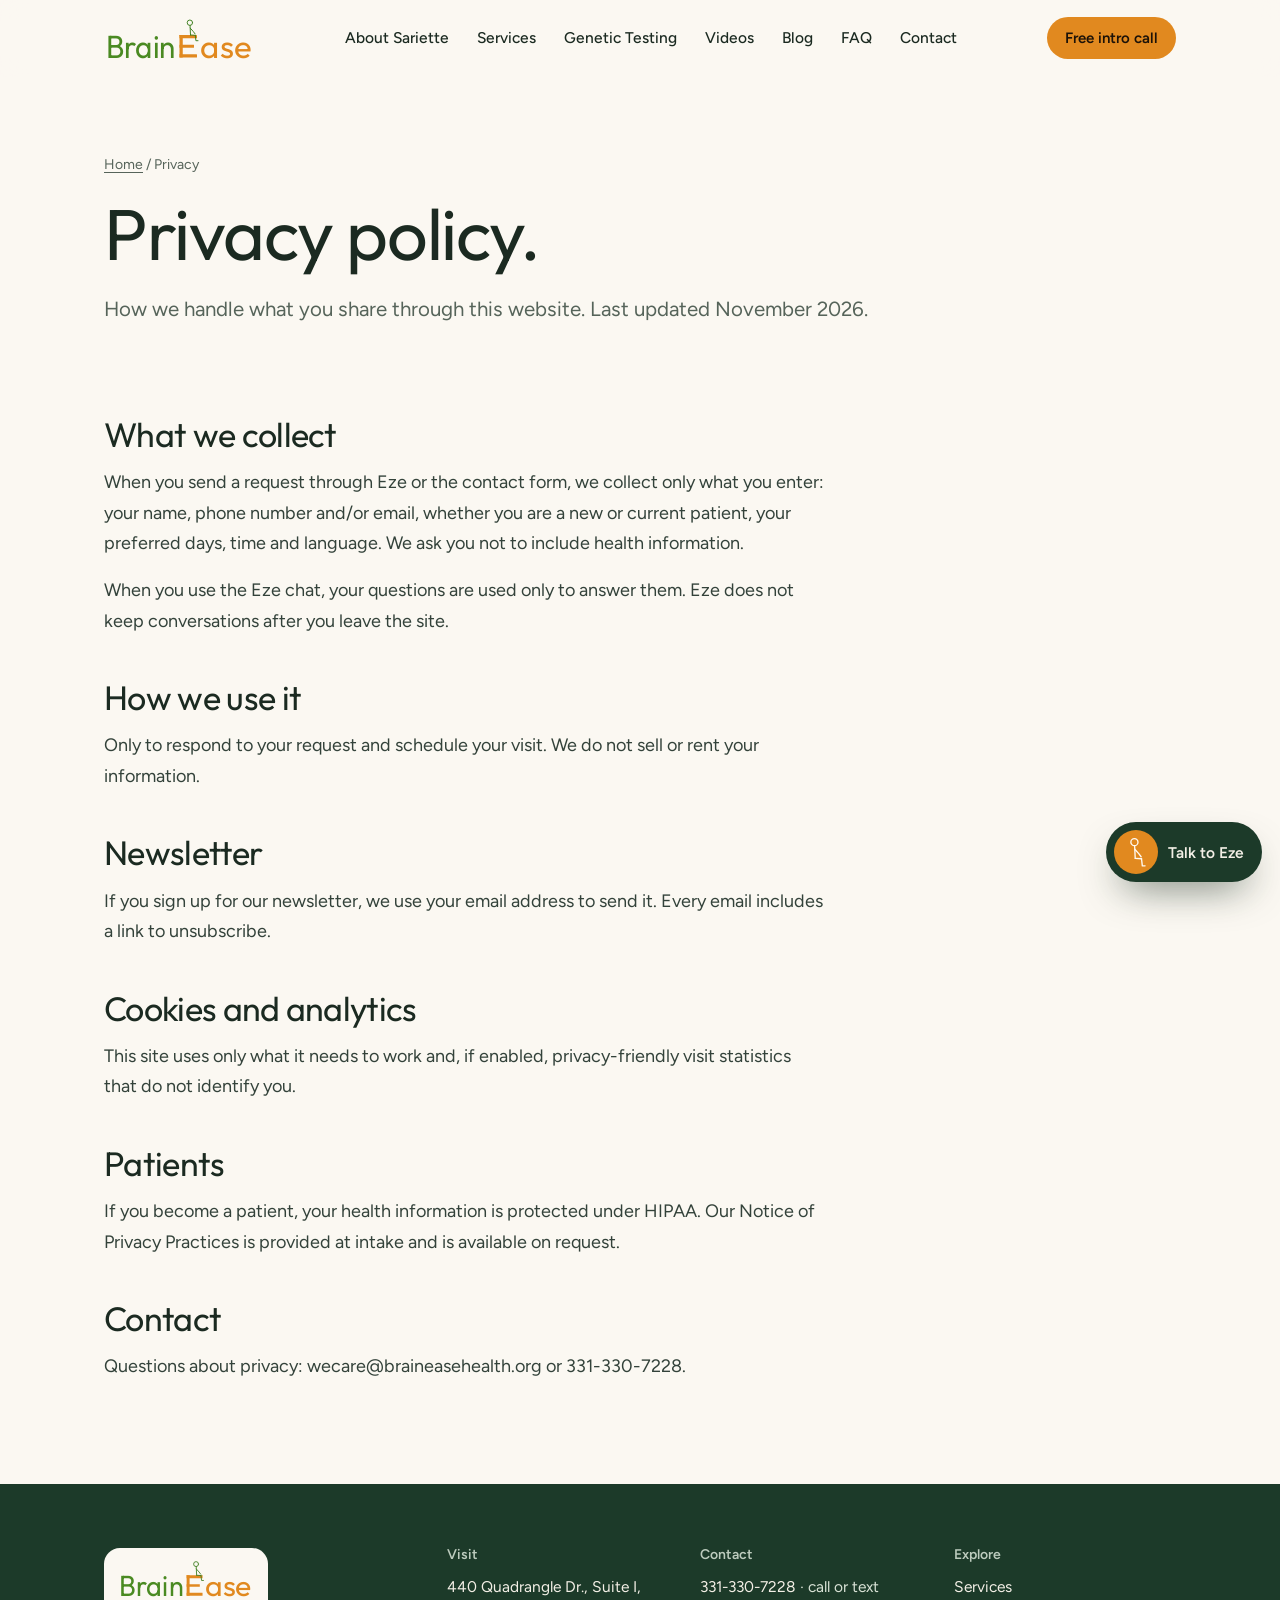
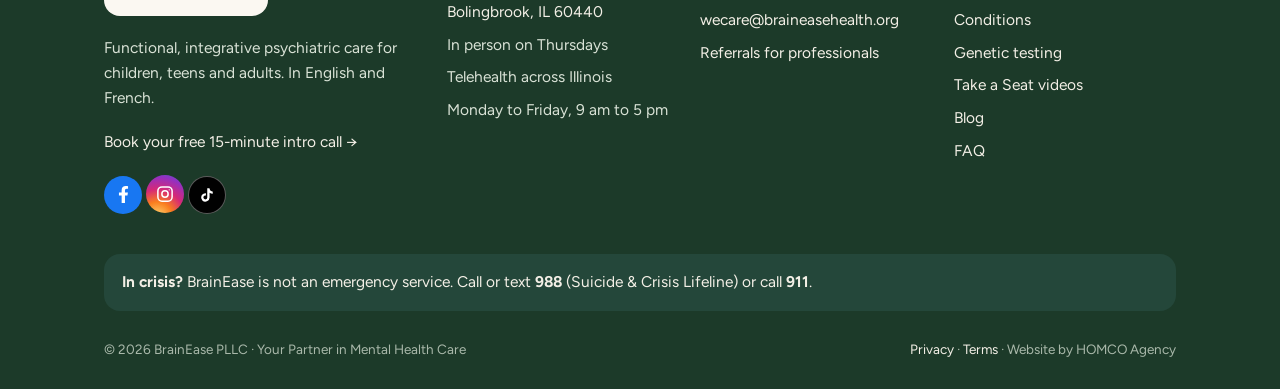
<file: privacy.html>
<!DOCTYPE html>
<html lang="en">
<head>
<meta charset="utf-8">
<meta name="viewport" content="width=device-width, initial-scale=1">
<title>Privacy policy | BrainEase</title>
<meta name="description" content="How BrainEase handles the information you share through this website.">
<link rel="canonical" href="https://braineasehealth.org/privacy.html">
<meta property="og:type" content="website"><meta property="og:site_name" content="BrainEase">
<meta property="og:title" content="Privacy policy | BrainEase"><meta property="og:description" content="How BrainEase handles the information you share through this website.">
<meta property="og:url" content="https://braineasehealth.org/privacy.html"><meta property="og:image" content="https://braineasehealth.org/img/sariette-sofa-orange.jpg">
<meta name="theme-color" content="#1c3a29">
<link rel="icon" href="assets/favicon.svg" type="image/svg+xml">
<link rel="preconnect" href="https://fonts.googleapis.com"><link rel="preconnect" href="https://fonts.gstatic.com" crossorigin>
<link href="https://fonts.googleapis.com/css2?family=Outfit:wght@300;400;500&family=Figtree:wght@400;500;600&display=swap" rel="stylesheet">
<link rel="stylesheet" href="assets/site.css">
<script type="application/ld+json">{"@context": "https://schema.org", "@type": "MedicalClinic", "name": "BrainEase PLLC", "url": "https://braineasehealth.org/", "slogan": "Your Partner in Mental Health Care", "telephone": "+1-331-330-7228", "email": "wecare@braineasehealth.org", "image": "https://braineasehealth.org/img/sariette-sofa-orange.jpg", "medicalSpecialty": "Psychiatric", "address": {"@type": "PostalAddress", "streetAddress": "440 Quadrangle Dr., Suite I", "addressLocality": "Bolingbrook", "addressRegion": "IL", "postalCode": "60440", "addressCountry": "US"}, "areaServed": {"@type": "State", "name": "Illinois"}, "availableLanguage": ["English", "French"], "openingHoursSpecification": [{"@type": "OpeningHoursSpecification", "dayOfWeek": ["Monday", "Tuesday", "Wednesday", "Thursday", "Friday"], "opens": "09:00", "closes": "17:00"}], "founder": {"@type": "Person", "name": "Sariette Ngandjo", "honorificSuffix": "APRN, PMHNP-BC", "jobTitle": "Psychiatric Mental Health Nurse Practitioner"}, "sameAs": ["https://www.facebook.com/braineasehealthpllc", "https://www.instagram.com/braineasehealthpllc", "https://www.tiktok.com/@braineasehealthpllc"]}</script>
</head>
<body>
<a class="skip" href="#main">Skip to content</a>
<header class="hd"><div class="wrap">
  <a class="brand" href="index.html" aria-label="BrainEase home"><svg class="ez " viewBox="0 -26 600 176" role="img" aria-label="BrainEase"><text x="6" y="140" font-family="Outfit,sans-serif" font-size="128" fill="#4a8a22" textLength="282" lengthAdjust="spacingAndGlyphs">Brain</text><g transform="translate(302 50) scale(1)" fill="#e1891f"><rect width="13" height="90" rx="1"/><rect width="70" height="13" rx="1"/><rect y="39" width="58" height="12" rx="1"/><rect y="77" width="70" height="13" rx="1"/></g><text x="384" y="140" font-family="Outfit,sans-serif" font-size="128" fill="#e1891f" textLength="206" lengthAdjust="spacingAndGlyphs">ase</text><g transform="translate(346 50) scale(1.2)"><g class="" fill="none" stroke="var(--ez,#3d7f1f)" stroke-width="3.2" stroke-linecap="round" stroke-linejoin="round"><circle class="d" cx="-2" cy="-41" r="9" pathLength="1" style="--d:0.30s"/><path class="d" d="M-1.5 -32 L0 0" pathLength="1" style="--d:0.58s"/><path class="d" d="M-1 -23 L9 -12 L15 -4" pathLength="1" style="--d:0.86s"/><path class="d" d="M0 0 L16 1" pathLength="1" style="--d:1.14s"/><g class="leg"><path class="d" d="M16 1 L18 19 L25 19" pathLength="1" style="--d:1.42s"/></g></g></g></svg></a>
  <nav class="nav" aria-label="Main"><a href="about.html">About Sariette</a><a href="services.html">Services</a><a href="genetic-testing.html">Genetic Testing</a><a href="videos.html">Videos</a><a href="blog/index.html">Blog</a><a href="faq.html">FAQ</a><a href="contact.html">Contact</a></nav>
  <a class="btn sm" href="contact.html#request" data-eze="book">Free intro call</a>
  <button class="burger" type="button" aria-label="Menu" aria-expanded="false" aria-controls="drawer"><span></span></button>
</div></header>
<nav class="drawer" id="drawer" aria-label="Mobile"><a href="index.html">Home</a><a href="about.html">About Sariette</a><a href="services.html">Services</a><a href="genetic-testing.html">Genetic Testing</a><a href="videos.html">Videos</a><a href="blog/index.html">Blog</a><a href="faq.html">FAQ</a><a href="contact.html">Contact</a><a href="conditions.html">Conditions</a><a href="for-professionals.html">For Professionals</a><a class="btn" href="contact.html#request" data-eze="book">Book your free 15-min intro call</a><p class="small"><span data-cfg="phone">331-330-7228</span> · call or text</p></nav>
<main id="main">
<section class="phead"><div class="wrap stack"><p class="crumb"><a href="index.html">Home</a> / Privacy</p><h1>Privacy policy.</h1><p class="lead">How we handle what you share through this website. Last updated November 2026.</p></div></section>
<section class="band" style="padding-top:0"><div class="wrap"><div class="prose">
<h2>What we collect</h2><p>When you send a request through Eze or the contact form, we collect only what you enter: your name, phone number and/or email, whether you are a new or current patient, your preferred days, time and language. We ask you not to include health information.</p>
<p>When you use the Eze chat, your questions are used only to answer them. Eze does not keep conversations after you leave the site.</p>
<h2>How we use it</h2><p>Only to respond to your request and schedule your visit. We do not sell or rent your information.</p>
<h2>Newsletter</h2><p>If you sign up for our newsletter, we use your email address to send it. Every email includes a link to unsubscribe.</p>
<h2>Cookies and analytics</h2><p>This site uses only what it needs to work and, if enabled, privacy-friendly visit statistics that do not identify you.</p>
<h2>Patients</h2><p>If you become a patient, your health information is protected under HIPAA. Our Notice of Privacy Practices is provided at intake and is available on request.</p>
<h2>Contact</h2><p>Questions about privacy: wecare@braineasehealth.org or 331-330-7228.</p>
</div></div></section>
</main>
<footer class="ft"><div class="wrap">
  <div class="cols">
    <div class="stack">
      <a href="index.html" aria-label="BrainEase home" style="display:inline-block;background:#fbf8f2;border-radius:16px;padding:10px 14px"><svg style="height:40px;width:auto" class="ez " viewBox="0 -26 600 176" role="img" aria-label="BrainEase"><text x="6" y="140" font-family="Outfit,sans-serif" font-size="128" fill="#4a8a22" textLength="282" lengthAdjust="spacingAndGlyphs">Brain</text><g transform="translate(302 50) scale(1)" fill="#e1891f"><rect width="13" height="90" rx="1"/><rect width="70" height="13" rx="1"/><rect y="39" width="58" height="12" rx="1"/><rect y="77" width="70" height="13" rx="1"/></g><text x="384" y="140" font-family="Outfit,sans-serif" font-size="128" fill="#e1891f" textLength="206" lengthAdjust="spacingAndGlyphs">ase</text><g transform="translate(346 50) scale(1.2)"><g class="" fill="none" stroke="var(--ez,#3d7f1f)" stroke-width="3.2" stroke-linecap="round" stroke-linejoin="round"><circle class="d" cx="-2" cy="-41" r="9" pathLength="1" style="--d:0.30s"/><path class="d" d="M-1.5 -32 L0 0" pathLength="1" style="--d:0.58s"/><path class="d" d="M-1 -23 L9 -12 L15 -4" pathLength="1" style="--d:0.86s"/><path class="d" d="M0 0 L16 1" pathLength="1" style="--d:1.14s"/><g class="leg"><path class="d" d="M16 1 L18 19 L25 19" pathLength="1" style="--d:1.42s"/></g></g></g></svg></a>
      <p>Functional, integrative psychiatric care for children, teens and adults. In English and French.</p>
      <p><a href="contact.html#request" data-eze="book">Book your free 15-minute intro call →</a></p>
      <p><a href="https://www.facebook.com/braineasehealthpllc" target="_blank" rel="noopener" aria-label="BrainEase on Facebook" title="BrainEase on Facebook" style="display:inline-flex;align-items:center;justify-content:center;width:38px;height:38px;border-radius:50%;background:#1877F2"><svg width="17" height="17" viewBox="0 0 320 512" fill="#ffffff" aria-hidden="true"><path d="M279.14 288l14.22-92.66h-88.91v-60.13c0-25.35 12.42-50.06 52.24-50.06h40.42V6.26S260.43 0 225.36 0c-73.22 0-121.08 44.38-121.08 124.72v70.62H22.89V288h81.39v224h100.17V288z"/></svg></a> <a href="https://www.instagram.com/braineasehealthpllc" target="_blank" rel="noopener" aria-label="BrainEase on Instagram" title="BrainEase on Instagram" style="display:inline-flex;align-items:center;justify-content:center;width:38px;height:38px;border-radius:50%;background:radial-gradient(circle at 30% 110%, #feda75 0%, #fa7e1e 30%, #d62976 55%, #962fbf 80%, #4f5bd5 100%)"><svg width="18" height="18" viewBox="0 0 24 24" fill="none" stroke="#ffffff" stroke-width="2" aria-hidden="true"><rect x="2.5" y="2.5" width="19" height="19" rx="5.5"/><circle cx="12" cy="12" r="4.2"/><circle cx="17.6" cy="6.4" r="0.8" fill="#ffffff" stroke="none"/></svg></a> <a href="https://www.tiktok.com/@braineasehealthpllc" target="_blank" rel="noopener" aria-label="BrainEase on TikTok" title="BrainEase on TikTok" style="display:inline-flex;align-items:center;justify-content:center;width:38px;height:38px;border-radius:50%;background:#010101;border:1px solid rgba(255,255,255,0.35)"><svg width="16" height="16" viewBox="0 0 24 24" fill="#ffffff" aria-hidden="true"><path d="M19.59 6.69a4.83 4.83 0 0 1-3.77-4.25V2h-3.45v13.67a2.89 2.89 0 0 1-5.2 1.74 2.89 2.89 0 0 1 2.31-4.64 2.93 2.93 0 0 1 .88.13V9.4a6.84 6.84 0 0 0-1-.05A6.33 6.33 0 0 0 5 20.1a6.34 6.34 0 0 0 10.86-4.43v-7a8.16 8.16 0 0 0 4.77 1.52v-3.4a4.85 4.85 0 0 1-1-.1z"/></svg></a></p>
    </div>
    <div><h4>Visit</h4><ul>
      <li><a data-href="mapsUrl" href="#" target="_blank" rel="noopener" data-cfg="address">440 Quadrangle Dr., Suite I, Bolingbrook, IL 60440</a></li>
      <li>In person on Thursdays</li><li>Telehealth across Illinois</li><li data-cfg="hours">Monday to Friday, 9 am to 5 pm</li></ul></div>
    <div><h4>Contact</h4><ul>
      <li><a data-href="phoneHref" href="tel:+13313307228" data-cfg="phone">331-330-7228</a> · call or text</li>
      <li><a href="mailto:wecare@braineasehealth.org" data-cfg="email">wecare@braineasehealth.org</a></li>
      <li><a href="for-professionals.html">Referrals for professionals</a></li></ul></div>
    <div><h4>Explore</h4><ul>
      <li><a href="services.html">Services</a></li><li><a href="conditions.html">Conditions</a></li><li><a href="genetic-testing.html">Genetic testing</a></li>
      <li><a href="videos.html">Take a Seat videos</a></li><li><a href="blog/index.html">Blog</a></li><li><a href="faq.html">FAQ</a></li></ul></div>
  </div>
  <p class="crisis"><b>In crisis?</b> BrainEase is not an emergency service. Call or text <b>988</b> (Suicide &amp; Crisis Lifeline) or call <b>911</b>.</p>
  <div class="base"><span>© <span id="yr">2026</span> BrainEase PLLC · Your Partner in Mental Health Care</span>
  <span><a href="privacy.html">Privacy</a> · <a href="terms.html">Terms</a> · Website by HOMCO Agency</span></div>
</div></footer>
<script src="assets/site.js" defer></script>
</body>
</html>
</file>
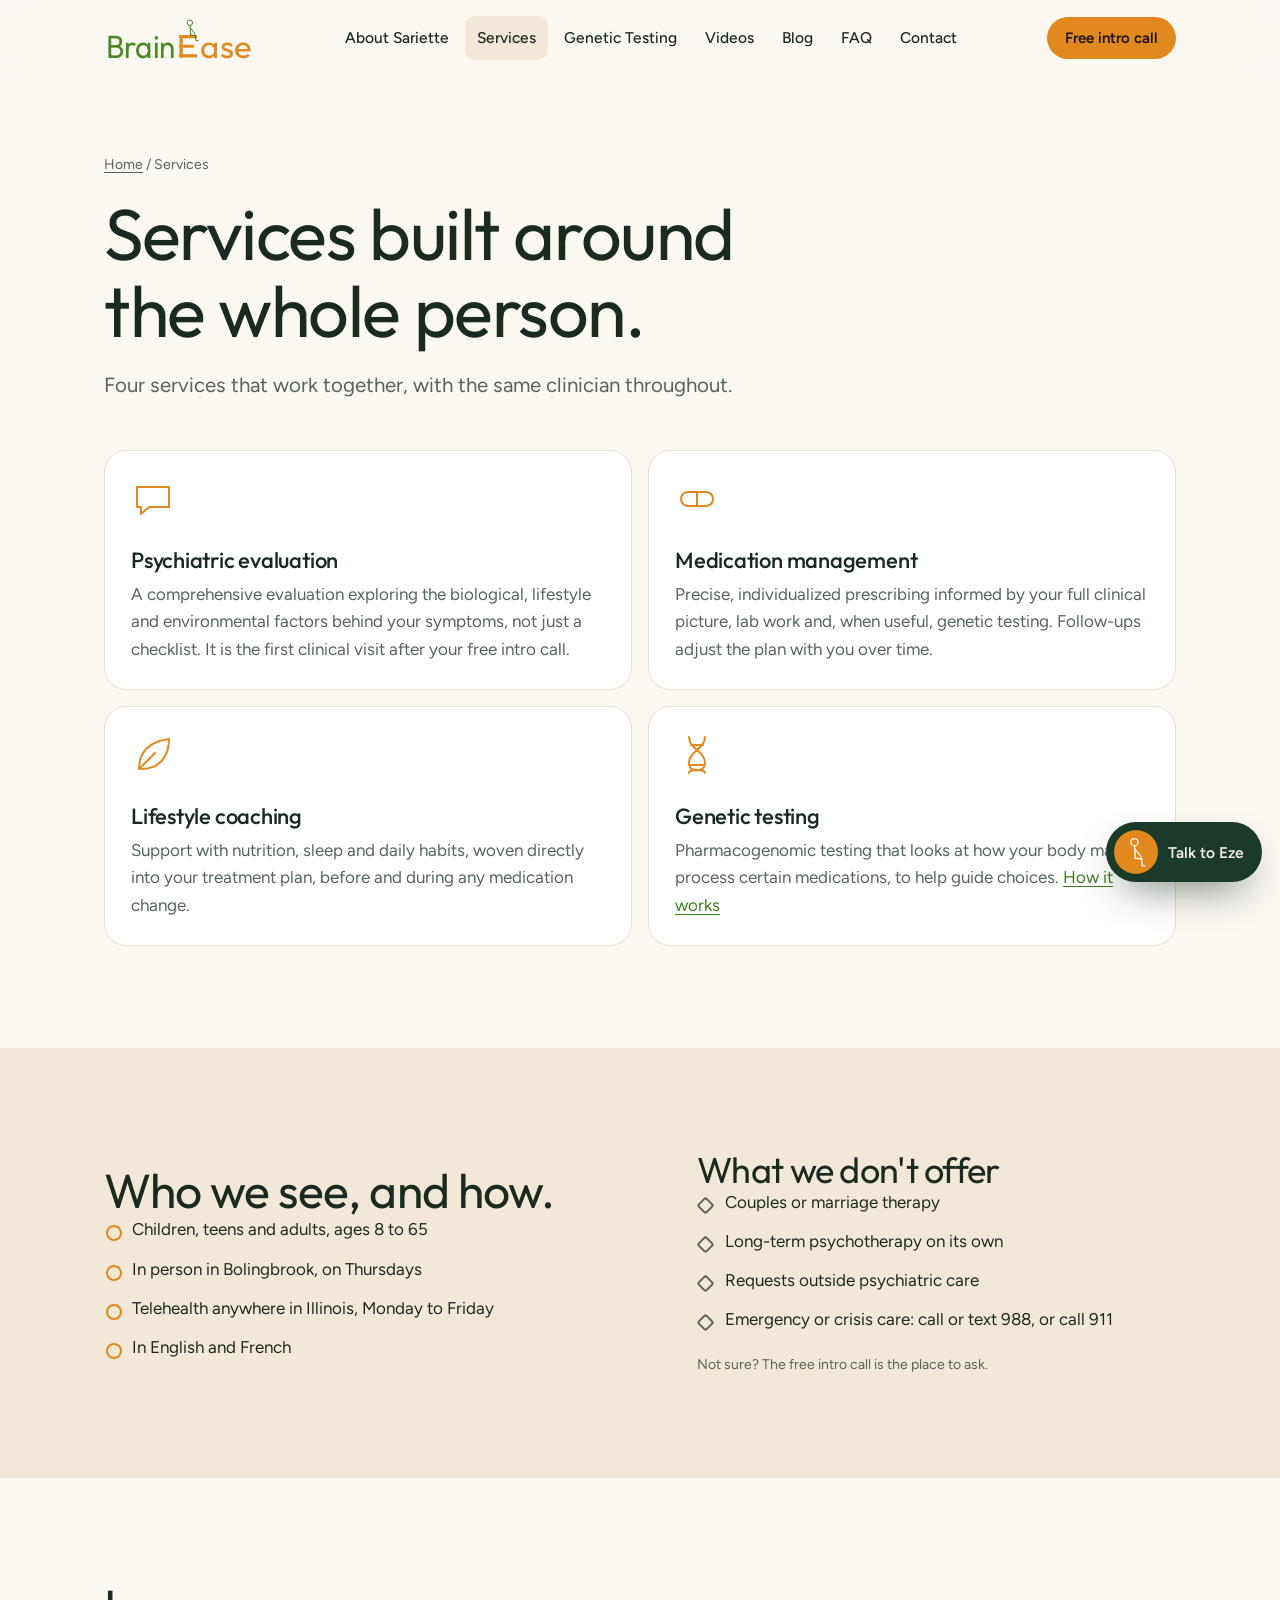
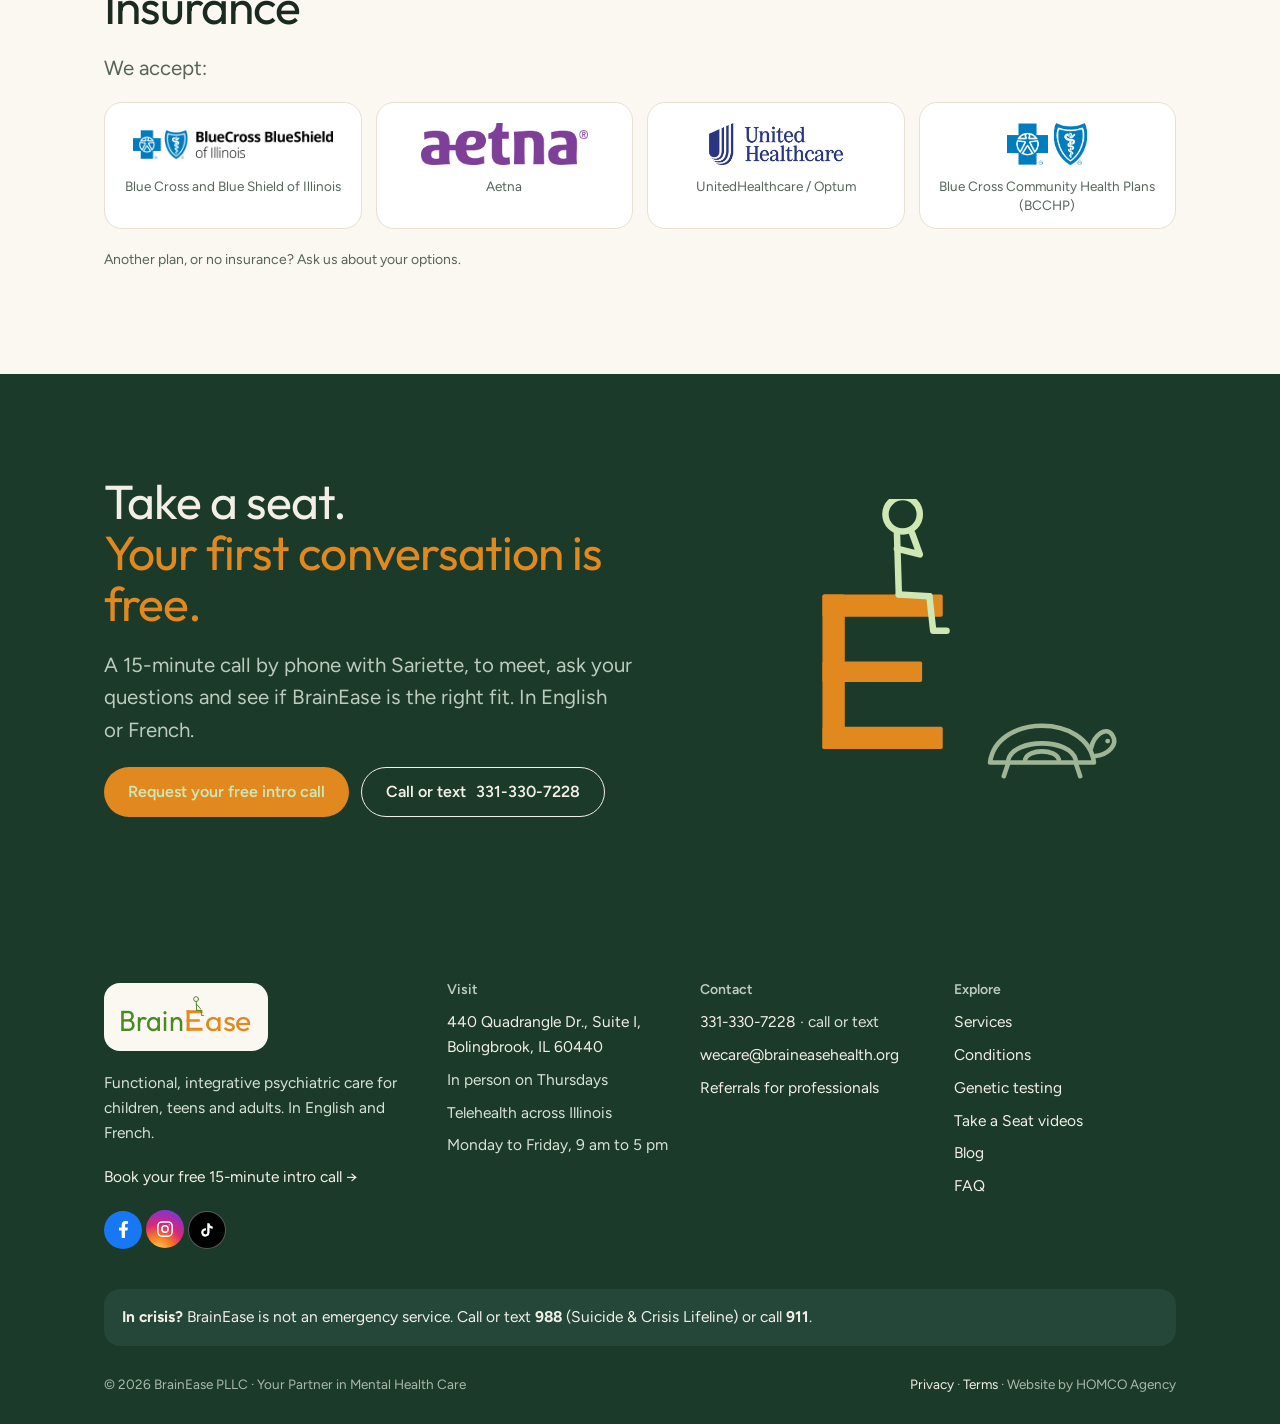
<file: services.html>
<!DOCTYPE html>
<html lang="en">
<head>
<meta charset="utf-8">
<meta name="viewport" content="width=device-width, initial-scale=1">
<title>Services | Psychiatric evaluation, medication management, lifestyle coaching | BrainEase</title>
<meta name="description" content="Comprehensive psychiatric evaluations, medication management informed by genetics and labs, lifestyle coaching and pharmacogenomic testing, in Bolingbrook and by telehealth across Illinois.">
<link rel="canonical" href="https://braineasehealth.org/services.html">
<meta property="og:type" content="website"><meta property="og:site_name" content="BrainEase">
<meta property="og:title" content="Services | Psychiatric evaluation, medication management, lifestyle coaching | BrainEase"><meta property="og:description" content="Comprehensive psychiatric evaluations, medication management informed by genetics and labs, lifestyle coaching and pharmacogenomic testing, in Bolingbrook and by telehealth across Illinois.">
<meta property="og:url" content="https://braineasehealth.org/services.html"><meta property="og:image" content="https://braineasehealth.org/img/sariette-sofa-orange.jpg">
<meta name="theme-color" content="#1c3a29">
<link rel="icon" href="assets/favicon.svg" type="image/svg+xml">
<link rel="preconnect" href="https://fonts.googleapis.com"><link rel="preconnect" href="https://fonts.gstatic.com" crossorigin>
<link href="https://fonts.googleapis.com/css2?family=Outfit:wght@300;400;500&family=Figtree:wght@400;500;600&display=swap" rel="stylesheet">
<link rel="stylesheet" href="assets/site.css">
<script type="application/ld+json">{"@context": "https://schema.org", "@type": "MedicalClinic", "name": "BrainEase PLLC", "url": "https://braineasehealth.org/", "slogan": "Your Partner in Mental Health Care", "telephone": "+1-331-330-7228", "email": "wecare@braineasehealth.org", "image": "https://braineasehealth.org/img/sariette-sofa-orange.jpg", "medicalSpecialty": "Psychiatric", "address": {"@type": "PostalAddress", "streetAddress": "440 Quadrangle Dr., Suite I", "addressLocality": "Bolingbrook", "addressRegion": "IL", "postalCode": "60440", "addressCountry": "US"}, "areaServed": {"@type": "State", "name": "Illinois"}, "availableLanguage": ["English", "French"], "openingHoursSpecification": [{"@type": "OpeningHoursSpecification", "dayOfWeek": ["Monday", "Tuesday", "Wednesday", "Thursday", "Friday"], "opens": "09:00", "closes": "17:00"}], "founder": {"@type": "Person", "name": "Sariette Ngandjo", "honorificSuffix": "APRN, PMHNP-BC", "jobTitle": "Psychiatric Mental Health Nurse Practitioner"}, "sameAs": ["https://www.facebook.com/braineasehealthpllc", "https://www.instagram.com/braineasehealthpllc", "https://www.tiktok.com/@braineasehealthpllc"]}</script>
</head>
<body>
<a class="skip" href="#main">Skip to content</a>
<header class="hd"><div class="wrap">
  <a class="brand" href="index.html" aria-label="BrainEase home"><svg class="ez " viewBox="0 -26 600 176" role="img" aria-label="BrainEase"><text x="6" y="140" font-family="Outfit,sans-serif" font-size="128" fill="#4a8a22" textLength="282" lengthAdjust="spacingAndGlyphs">Brain</text><g transform="translate(302 50) scale(1)" fill="#e1891f"><rect width="13" height="90" rx="1"/><rect width="70" height="13" rx="1"/><rect y="39" width="58" height="12" rx="1"/><rect y="77" width="70" height="13" rx="1"/></g><text x="384" y="140" font-family="Outfit,sans-serif" font-size="128" fill="#e1891f" textLength="206" lengthAdjust="spacingAndGlyphs">ase</text><g transform="translate(346 50) scale(1.2)"><g class="" fill="none" stroke="var(--ez,#3d7f1f)" stroke-width="3.2" stroke-linecap="round" stroke-linejoin="round"><circle class="d" cx="-2" cy="-41" r="9" pathLength="1" style="--d:0.30s"/><path class="d" d="M-1.5 -32 L0 0" pathLength="1" style="--d:0.58s"/><path class="d" d="M-1 -23 L9 -12 L15 -4" pathLength="1" style="--d:0.86s"/><path class="d" d="M0 0 L16 1" pathLength="1" style="--d:1.14s"/><g class="leg"><path class="d" d="M16 1 L18 19 L25 19" pathLength="1" style="--d:1.42s"/></g></g></g></svg></a>
  <nav class="nav" aria-label="Main"><a href="about.html">About Sariette</a><a href="services.html" aria-current="page">Services</a><a href="genetic-testing.html">Genetic Testing</a><a href="videos.html">Videos</a><a href="blog/index.html">Blog</a><a href="faq.html">FAQ</a><a href="contact.html">Contact</a></nav>
  <a class="btn sm" href="contact.html#request" data-eze="book">Free intro call</a>
  <button class="burger" type="button" aria-label="Menu" aria-expanded="false" aria-controls="drawer"><span></span></button>
</div></header>
<nav class="drawer" id="drawer" aria-label="Mobile"><a href="index.html">Home</a><a href="about.html">About Sariette</a><a href="services.html">Services</a><a href="genetic-testing.html">Genetic Testing</a><a href="videos.html">Videos</a><a href="blog/index.html">Blog</a><a href="faq.html">FAQ</a><a href="contact.html">Contact</a><a href="conditions.html">Conditions</a><a href="for-professionals.html">For Professionals</a><a class="btn" href="contact.html#request" data-eze="book">Book your free 15-min intro call</a><p class="small"><span data-cfg="phone">331-330-7228</span> · call or text</p></nav>
<main id="main">
<section class="phead"><div class="wrap stack"><p class="crumb"><a href="index.html">Home</a> / Services</p><h1>Services built around the whole person.</h1><p class="lead">Four services that work together, with the same clinician throughout.</p></div></section>
<section class="band" style="padding-top:0"><div class="wrap cards">
  <article class="card reveal" id="evaluation"><svg class="ic" viewBox="0 0 44 44" aria-hidden="true"><path d="M6 10h32v20H18l-8 7v-7H6z"/></svg><h3>Psychiatric evaluation</h3><p>A comprehensive evaluation exploring the biological, lifestyle and environmental factors behind your symptoms, not just a checklist. It is the first clinical visit after your free intro call.</p></article>
  <article class="card reveal" id="medication"><svg class="ic" viewBox="0 0 44 44" aria-hidden="true"><rect x="6" y="15" width="32" height="14" rx="7"/><path d="M22 15v14"/></svg><h3>Medication management</h3><p>Precise, individualized prescribing informed by your full clinical picture, lab work and, when useful, genetic testing. Follow-ups adjust the plan with you over time.</p></article>
  <article class="card reveal" id="lifestyle"><svg class="ic" viewBox="0 0 44 44" aria-hidden="true"><path d="M8 36C8 18 20 8 38 6c0 18-10 30-28 30M8 36l16-16"/></svg><h3>Lifestyle coaching</h3><p>Support with nutrition, sleep and daily habits, woven directly into your treatment plan, before and during any medication change.</p></article>
  <article class="card reveal" id="genetic"><svg class="ic" viewBox="0 0 44 44" aria-hidden="true"><path d="M14 4c0 12 16 14 16 26s-16 4-16 10M30 4c0 12-16 14-16 26s16 4 16 10M16 12h12M16 32h12"/></svg><h3>Genetic testing</h3><p>Pharmacogenomic testing that looks at how your body may process certain medications, to help guide choices. <a href="genetic-testing.html">How it works</a></p></article>
</div></section>
<section class="band sand"><div class="wrap grid2">
  <div class="stack reveal"><h2>Who we see, and how.</h2>
    <ul class="list"><li>Children, teens and adults, ages 8 to 65</li><li>In person in Bolingbrook, on Thursdays</li><li>Telehealth anywhere in Illinois, Monday to Friday</li><li>In English and French</li></ul></div>
  <div class="stack reveal"><h2 style="font-size:clamp(26px,3vw,36px)">What we don't offer</h2>
    <ul class="list no"><li>Couples or marriage therapy</li><li>Long-term psychotherapy on its own</li><li>Requests outside psychiatric care</li><li>Emergency or crisis care: call or text 988, or call 911</li></ul>
    <p class="small">Not sure? The free intro call is the place to ask.</p></div>
</div></section>
<section class="band"><div class="wrap stack reveal"><h2>Insurance</h2><p class="lead">We accept:</p><div class="ins-grid"><figure><img src="img/logo-bcbsil.png" alt="Blue Cross and Blue Shield of Illinois logo" loading="lazy" decoding="async"><figcaption>Blue Cross and Blue Shield of Illinois</figcaption></figure><figure><img src="img/logo-aetna.png" alt="Aetna logo" loading="lazy" decoding="async"><figcaption>Aetna</figcaption></figure><figure><img src="img/logo-uhc.png" alt="UnitedHealthcare logo" loading="lazy" decoding="async"><figcaption>UnitedHealthcare / Optum</figcaption></figure><figure><img src="img/logo-bcchp.png" alt="Blue Cross Community Health Plans logo" loading="lazy" decoding="async"><figcaption>Blue Cross Community Health Plans (BCCHP)</figcaption></figure></div><p class="small">Another plan, or no insurance? Ask us about your options.</p></div></section>
<section class="band deep"><div class="wrap grid2">
  <div class="stack reveal"><h2>Take a seat.<br><span style="color:#e1891f">Your first conversation is free.</span></h2>
  <p class="lead">A 15-minute call by phone with Sariette, to meet, ask your questions and see if BrainEase is the right fit. In English or French.</p>
  <div class="btns"><a class="btn" href="contact.html#request" data-eze="book">Request your free intro call</a><a class="btn ghost" data-href="phoneHref" href="tel:+13313307228">Call or text <span data-cfg="phone">331-330-7228</span></a></div></div>
  <div style="max-width:420px;justify-self:center;width:100%"><svg class="ez" viewBox="-110 -110 220 150" aria-hidden="true" style="--ez:#cfe7b4"><g transform="translate(-60 -60) scale(0.9)" fill="#e1891f"><rect width="13" height="90" rx="1"/><rect width="70" height="13" rx="1"/><rect y="39" width="58" height="12" rx="1"/><rect y="77" width="70" height="13" rx="1"/></g><g transform="translate(-20 -60)"><g class="" fill="none" stroke="var(--ez,#3d7f1f)" stroke-width="3.4" stroke-linecap="round" stroke-linejoin="round"><circle class="d" cx="2" cy="-42" r="9" pathLength="1" style="--d:0.10s"/><path class="d" d="M-1 -33 L0 0" pathLength="1" style="--d:0.30s"/><path class="d" d="M-1 -24 L11 -21 L7 -32" pathLength="1" style="--d:0.50s"/><path class="d" d="M0 0 L16 1" pathLength="1" style="--d:0.70s"/><g class="leg"><path class="d" d="M16 1 L18 19 L25 19" pathLength="1" style="--d:0.90s"/></g></g></g><g transform="translate(55 28) scale(.8)"><g fill="none" stroke="#9fb596" stroke-width="3" stroke-linecap="round" stroke-linejoin="round"><path class="d" pathLength="1" style="--d:0.60s" d="M-34 0 C-30 -32 30 -32 34 0 Z"/><path class="d" pathLength="1" style="--d:0.90s" d="M-22 -2 C-18 -16 18 -16 22 -2 M-11 -2 C-9 -9 9 -9 11 -2"/><path class="d" pathLength="1" style="--d:1.10s" d="M34 -4 C44 -5 50 -12 46 -18 C42 -24 34 -18 32 -9"/><path class="d" pathLength="1" style="--d:1.20s" d="M-22 0 L-25 9 M22 0 L25 9"/></g><circle cx="43" cy="-14" r="1.6" fill="#9fb596"/></g></svg></div>
</div></section>
</main>
<footer class="ft"><div class="wrap">
  <div class="cols">
    <div class="stack">
      <a href="index.html" aria-label="BrainEase home" style="display:inline-block;background:#fbf8f2;border-radius:16px;padding:10px 14px"><svg style="height:40px;width:auto" class="ez " viewBox="0 -26 600 176" role="img" aria-label="BrainEase"><text x="6" y="140" font-family="Outfit,sans-serif" font-size="128" fill="#4a8a22" textLength="282" lengthAdjust="spacingAndGlyphs">Brain</text><g transform="translate(302 50) scale(1)" fill="#e1891f"><rect width="13" height="90" rx="1"/><rect width="70" height="13" rx="1"/><rect y="39" width="58" height="12" rx="1"/><rect y="77" width="70" height="13" rx="1"/></g><text x="384" y="140" font-family="Outfit,sans-serif" font-size="128" fill="#e1891f" textLength="206" lengthAdjust="spacingAndGlyphs">ase</text><g transform="translate(346 50) scale(1.2)"><g class="" fill="none" stroke="var(--ez,#3d7f1f)" stroke-width="3.2" stroke-linecap="round" stroke-linejoin="round"><circle class="d" cx="-2" cy="-41" r="9" pathLength="1" style="--d:0.30s"/><path class="d" d="M-1.5 -32 L0 0" pathLength="1" style="--d:0.58s"/><path class="d" d="M-1 -23 L9 -12 L15 -4" pathLength="1" style="--d:0.86s"/><path class="d" d="M0 0 L16 1" pathLength="1" style="--d:1.14s"/><g class="leg"><path class="d" d="M16 1 L18 19 L25 19" pathLength="1" style="--d:1.42s"/></g></g></g></svg></a>
      <p>Functional, integrative psychiatric care for children, teens and adults. In English and French.</p>
      <p><a href="contact.html#request" data-eze="book">Book your free 15-minute intro call →</a></p>
      <p><a href="https://www.facebook.com/braineasehealthpllc" target="_blank" rel="noopener" aria-label="BrainEase on Facebook" title="BrainEase on Facebook" style="display:inline-flex;align-items:center;justify-content:center;width:38px;height:38px;border-radius:50%;background:#1877F2"><svg width="17" height="17" viewBox="0 0 320 512" fill="#ffffff" aria-hidden="true"><path d="M279.14 288l14.22-92.66h-88.91v-60.13c0-25.35 12.42-50.06 52.24-50.06h40.42V6.26S260.43 0 225.36 0c-73.22 0-121.08 44.38-121.08 124.72v70.62H22.89V288h81.39v224h100.17V288z"/></svg></a> <a href="https://www.instagram.com/braineasehealthpllc" target="_blank" rel="noopener" aria-label="BrainEase on Instagram" title="BrainEase on Instagram" style="display:inline-flex;align-items:center;justify-content:center;width:38px;height:38px;border-radius:50%;background:radial-gradient(circle at 30% 110%, #feda75 0%, #fa7e1e 30%, #d62976 55%, #962fbf 80%, #4f5bd5 100%)"><svg width="18" height="18" viewBox="0 0 24 24" fill="none" stroke="#ffffff" stroke-width="2" aria-hidden="true"><rect x="2.5" y="2.5" width="19" height="19" rx="5.5"/><circle cx="12" cy="12" r="4.2"/><circle cx="17.6" cy="6.4" r="0.8" fill="#ffffff" stroke="none"/></svg></a> <a href="https://www.tiktok.com/@braineasehealthpllc" target="_blank" rel="noopener" aria-label="BrainEase on TikTok" title="BrainEase on TikTok" style="display:inline-flex;align-items:center;justify-content:center;width:38px;height:38px;border-radius:50%;background:#010101;border:1px solid rgba(255,255,255,0.35)"><svg width="16" height="16" viewBox="0 0 24 24" fill="#ffffff" aria-hidden="true"><path d="M19.59 6.69a4.83 4.83 0 0 1-3.77-4.25V2h-3.45v13.67a2.89 2.89 0 0 1-5.2 1.74 2.89 2.89 0 0 1 2.31-4.64 2.93 2.93 0 0 1 .88.13V9.4a6.84 6.84 0 0 0-1-.05A6.33 6.33 0 0 0 5 20.1a6.34 6.34 0 0 0 10.86-4.43v-7a8.16 8.16 0 0 0 4.77 1.52v-3.4a4.85 4.85 0 0 1-1-.1z"/></svg></a></p>
    </div>
    <div><h4>Visit</h4><ul>
      <li><a data-href="mapsUrl" href="#" target="_blank" rel="noopener" data-cfg="address">440 Quadrangle Dr., Suite I, Bolingbrook, IL 60440</a></li>
      <li>In person on Thursdays</li><li>Telehealth across Illinois</li><li data-cfg="hours">Monday to Friday, 9 am to 5 pm</li></ul></div>
    <div><h4>Contact</h4><ul>
      <li><a data-href="phoneHref" href="tel:+13313307228" data-cfg="phone">331-330-7228</a> · call or text</li>
      <li><a href="mailto:wecare@braineasehealth.org" data-cfg="email">wecare@braineasehealth.org</a></li>
      <li><a href="for-professionals.html">Referrals for professionals</a></li></ul></div>
    <div><h4>Explore</h4><ul>
      <li><a href="services.html">Services</a></li><li><a href="conditions.html">Conditions</a></li><li><a href="genetic-testing.html">Genetic testing</a></li>
      <li><a href="videos.html">Take a Seat videos</a></li><li><a href="blog/index.html">Blog</a></li><li><a href="faq.html">FAQ</a></li></ul></div>
  </div>
  <p class="crisis"><b>In crisis?</b> BrainEase is not an emergency service. Call or text <b>988</b> (Suicide &amp; Crisis Lifeline) or call <b>911</b>.</p>
  <div class="base"><span>© <span id="yr">2026</span> BrainEase PLLC · Your Partner in Mental Health Care</span>
  <span><a href="privacy.html">Privacy</a> · <a href="terms.html">Terms</a> · Website by HOMCO Agency</span></div>
</div></footer>
<script src="assets/site.js" defer></script>
</body>
</html>
</file>
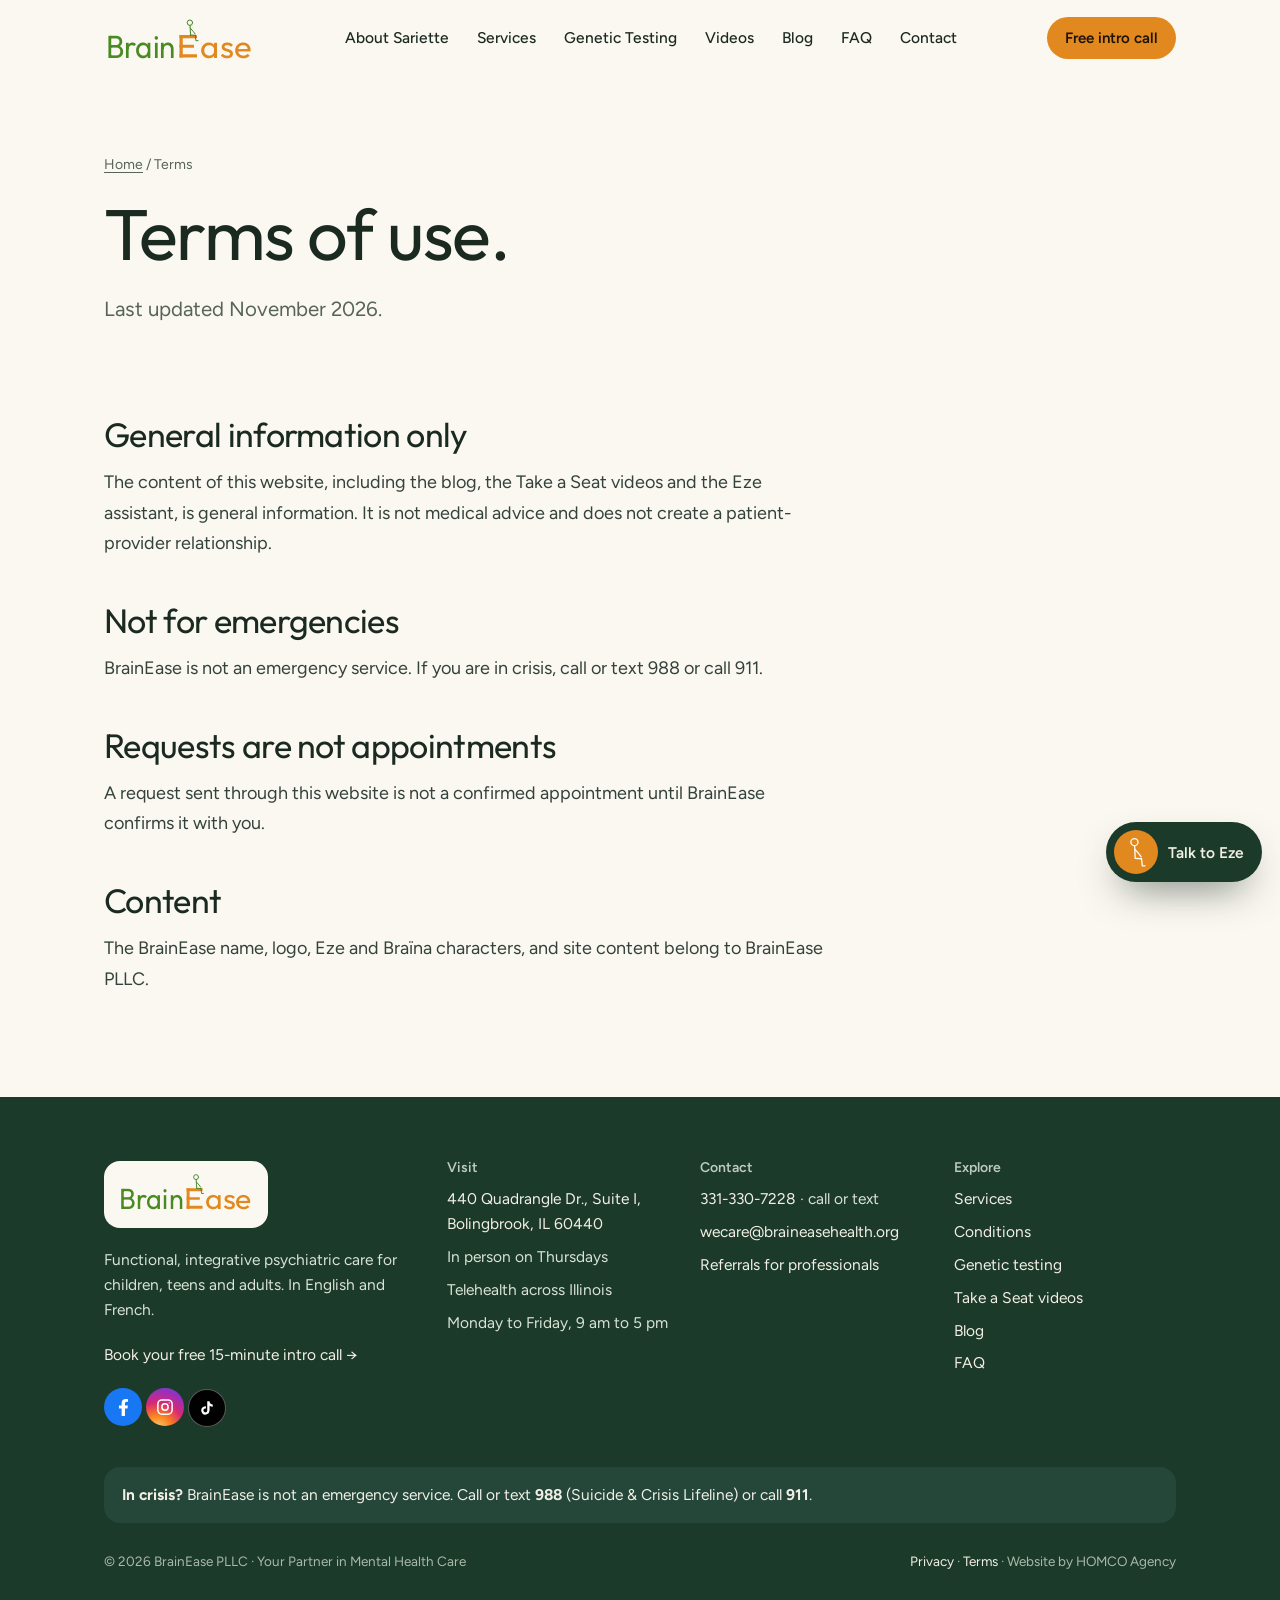
<file: terms.html>
<!DOCTYPE html>
<html lang="en">
<head>
<meta charset="utf-8">
<meta name="viewport" content="width=device-width, initial-scale=1">
<title>Terms of use | BrainEase</title>
<meta name="description" content="Terms of use for the BrainEase website.">
<link rel="canonical" href="https://braineasehealth.org/terms.html">
<meta property="og:type" content="website"><meta property="og:site_name" content="BrainEase">
<meta property="og:title" content="Terms of use | BrainEase"><meta property="og:description" content="Terms of use for the BrainEase website.">
<meta property="og:url" content="https://braineasehealth.org/terms.html"><meta property="og:image" content="https://braineasehealth.org/img/sariette-sofa-orange.jpg">
<meta name="theme-color" content="#1c3a29">
<link rel="icon" href="assets/favicon.svg" type="image/svg+xml">
<link rel="preconnect" href="https://fonts.googleapis.com"><link rel="preconnect" href="https://fonts.gstatic.com" crossorigin>
<link href="https://fonts.googleapis.com/css2?family=Outfit:wght@300;400;500&family=Figtree:wght@400;500;600&display=swap" rel="stylesheet">
<link rel="stylesheet" href="assets/site.css">
<script type="application/ld+json">{"@context": "https://schema.org", "@type": "MedicalClinic", "name": "BrainEase PLLC", "url": "https://braineasehealth.org/", "slogan": "Your Partner in Mental Health Care", "telephone": "+1-331-330-7228", "email": "wecare@braineasehealth.org", "image": "https://braineasehealth.org/img/sariette-sofa-orange.jpg", "medicalSpecialty": "Psychiatric", "address": {"@type": "PostalAddress", "streetAddress": "440 Quadrangle Dr., Suite I", "addressLocality": "Bolingbrook", "addressRegion": "IL", "postalCode": "60440", "addressCountry": "US"}, "areaServed": {"@type": "State", "name": "Illinois"}, "availableLanguage": ["English", "French"], "openingHoursSpecification": [{"@type": "OpeningHoursSpecification", "dayOfWeek": ["Monday", "Tuesday", "Wednesday", "Thursday", "Friday"], "opens": "09:00", "closes": "17:00"}], "founder": {"@type": "Person", "name": "Sariette Ngandjo", "honorificSuffix": "APRN, PMHNP-BC", "jobTitle": "Psychiatric Mental Health Nurse Practitioner"}, "sameAs": ["https://www.facebook.com/braineasehealthpllc", "https://www.instagram.com/braineasehealthpllc", "https://www.tiktok.com/@braineasehealthpllc"]}</script>
</head>
<body>
<a class="skip" href="#main">Skip to content</a>
<header class="hd"><div class="wrap">
  <a class="brand" href="index.html" aria-label="BrainEase home"><svg class="ez " viewBox="0 -26 600 176" role="img" aria-label="BrainEase"><text x="6" y="140" font-family="Outfit,sans-serif" font-size="128" fill="#4a8a22" textLength="282" lengthAdjust="spacingAndGlyphs">Brain</text><g transform="translate(302 50) scale(1)" fill="#e1891f"><rect width="13" height="90" rx="1"/><rect width="70" height="13" rx="1"/><rect y="39" width="58" height="12" rx="1"/><rect y="77" width="70" height="13" rx="1"/></g><text x="384" y="140" font-family="Outfit,sans-serif" font-size="128" fill="#e1891f" textLength="206" lengthAdjust="spacingAndGlyphs">ase</text><g transform="translate(346 50) scale(1.2)"><g class="" fill="none" stroke="var(--ez,#3d7f1f)" stroke-width="3.2" stroke-linecap="round" stroke-linejoin="round"><circle class="d" cx="-2" cy="-41" r="9" pathLength="1" style="--d:0.30s"/><path class="d" d="M-1.5 -32 L0 0" pathLength="1" style="--d:0.58s"/><path class="d" d="M-1 -23 L9 -12 L15 -4" pathLength="1" style="--d:0.86s"/><path class="d" d="M0 0 L16 1" pathLength="1" style="--d:1.14s"/><g class="leg"><path class="d" d="M16 1 L18 19 L25 19" pathLength="1" style="--d:1.42s"/></g></g></g></svg></a>
  <nav class="nav" aria-label="Main"><a href="about.html">About Sariette</a><a href="services.html">Services</a><a href="genetic-testing.html">Genetic Testing</a><a href="videos.html">Videos</a><a href="blog/index.html">Blog</a><a href="faq.html">FAQ</a><a href="contact.html">Contact</a></nav>
  <a class="btn sm" href="contact.html#request" data-eze="book">Free intro call</a>
  <button class="burger" type="button" aria-label="Menu" aria-expanded="false" aria-controls="drawer"><span></span></button>
</div></header>
<nav class="drawer" id="drawer" aria-label="Mobile"><a href="index.html">Home</a><a href="about.html">About Sariette</a><a href="services.html">Services</a><a href="genetic-testing.html">Genetic Testing</a><a href="videos.html">Videos</a><a href="blog/index.html">Blog</a><a href="faq.html">FAQ</a><a href="contact.html">Contact</a><a href="conditions.html">Conditions</a><a href="for-professionals.html">For Professionals</a><a class="btn" href="contact.html#request" data-eze="book">Book your free 15-min intro call</a><p class="small"><span data-cfg="phone">331-330-7228</span> · call or text</p></nav>
<main id="main">
<section class="phead"><div class="wrap stack"><p class="crumb"><a href="index.html">Home</a> / Terms</p><h1>Terms of use.</h1><p class="lead">Last updated November 2026.</p></div></section>
<section class="band" style="padding-top:0"><div class="wrap"><div class="prose">
<h2>General information only</h2><p>The content of this website, including the blog, the Take a Seat videos and the Eze assistant, is general information. It is not medical advice and does not create a patient-provider relationship.</p>
<h2>Not for emergencies</h2><p>BrainEase is not an emergency service. If you are in crisis, call or text 988 or call 911.</p>
<h2>Requests are not appointments</h2><p>A request sent through this website is not a confirmed appointment until BrainEase confirms it with you.</p>
<h2>Content</h2><p>The BrainEase name, logo, Eze and Braïna characters, and site content belong to BrainEase PLLC.</p>
</div></div></section>
</main>
<footer class="ft"><div class="wrap">
  <div class="cols">
    <div class="stack">
      <a href="index.html" aria-label="BrainEase home" style="display:inline-block;background:#fbf8f2;border-radius:16px;padding:10px 14px"><svg style="height:40px;width:auto" class="ez " viewBox="0 -26 600 176" role="img" aria-label="BrainEase"><text x="6" y="140" font-family="Outfit,sans-serif" font-size="128" fill="#4a8a22" textLength="282" lengthAdjust="spacingAndGlyphs">Brain</text><g transform="translate(302 50) scale(1)" fill="#e1891f"><rect width="13" height="90" rx="1"/><rect width="70" height="13" rx="1"/><rect y="39" width="58" height="12" rx="1"/><rect y="77" width="70" height="13" rx="1"/></g><text x="384" y="140" font-family="Outfit,sans-serif" font-size="128" fill="#e1891f" textLength="206" lengthAdjust="spacingAndGlyphs">ase</text><g transform="translate(346 50) scale(1.2)"><g class="" fill="none" stroke="var(--ez,#3d7f1f)" stroke-width="3.2" stroke-linecap="round" stroke-linejoin="round"><circle class="d" cx="-2" cy="-41" r="9" pathLength="1" style="--d:0.30s"/><path class="d" d="M-1.5 -32 L0 0" pathLength="1" style="--d:0.58s"/><path class="d" d="M-1 -23 L9 -12 L15 -4" pathLength="1" style="--d:0.86s"/><path class="d" d="M0 0 L16 1" pathLength="1" style="--d:1.14s"/><g class="leg"><path class="d" d="M16 1 L18 19 L25 19" pathLength="1" style="--d:1.42s"/></g></g></g></svg></a>
      <p>Functional, integrative psychiatric care for children, teens and adults. In English and French.</p>
      <p><a href="contact.html#request" data-eze="book">Book your free 15-minute intro call →</a></p>
      <p><a href="https://www.facebook.com/braineasehealthpllc" target="_blank" rel="noopener" aria-label="BrainEase on Facebook" title="BrainEase on Facebook" style="display:inline-flex;align-items:center;justify-content:center;width:38px;height:38px;border-radius:50%;background:#1877F2"><svg width="17" height="17" viewBox="0 0 320 512" fill="#ffffff" aria-hidden="true"><path d="M279.14 288l14.22-92.66h-88.91v-60.13c0-25.35 12.42-50.06 52.24-50.06h40.42V6.26S260.43 0 225.36 0c-73.22 0-121.08 44.38-121.08 124.72v70.62H22.89V288h81.39v224h100.17V288z"/></svg></a> <a href="https://www.instagram.com/braineasehealthpllc" target="_blank" rel="noopener" aria-label="BrainEase on Instagram" title="BrainEase on Instagram" style="display:inline-flex;align-items:center;justify-content:center;width:38px;height:38px;border-radius:50%;background:radial-gradient(circle at 30% 110%, #feda75 0%, #fa7e1e 30%, #d62976 55%, #962fbf 80%, #4f5bd5 100%)"><svg width="18" height="18" viewBox="0 0 24 24" fill="none" stroke="#ffffff" stroke-width="2" aria-hidden="true"><rect x="2.5" y="2.5" width="19" height="19" rx="5.5"/><circle cx="12" cy="12" r="4.2"/><circle cx="17.6" cy="6.4" r="0.8" fill="#ffffff" stroke="none"/></svg></a> <a href="https://www.tiktok.com/@braineasehealthpllc" target="_blank" rel="noopener" aria-label="BrainEase on TikTok" title="BrainEase on TikTok" style="display:inline-flex;align-items:center;justify-content:center;width:38px;height:38px;border-radius:50%;background:#010101;border:1px solid rgba(255,255,255,0.35)"><svg width="16" height="16" viewBox="0 0 24 24" fill="#ffffff" aria-hidden="true"><path d="M19.59 6.69a4.83 4.83 0 0 1-3.77-4.25V2h-3.45v13.67a2.89 2.89 0 0 1-5.2 1.74 2.89 2.89 0 0 1 2.31-4.64 2.93 2.93 0 0 1 .88.13V9.4a6.84 6.84 0 0 0-1-.05A6.33 6.33 0 0 0 5 20.1a6.34 6.34 0 0 0 10.86-4.43v-7a8.16 8.16 0 0 0 4.77 1.52v-3.4a4.85 4.85 0 0 1-1-.1z"/></svg></a></p>
    </div>
    <div><h4>Visit</h4><ul>
      <li><a data-href="mapsUrl" href="#" target="_blank" rel="noopener" data-cfg="address">440 Quadrangle Dr., Suite I, Bolingbrook, IL 60440</a></li>
      <li>In person on Thursdays</li><li>Telehealth across Illinois</li><li data-cfg="hours">Monday to Friday, 9 am to 5 pm</li></ul></div>
    <div><h4>Contact</h4><ul>
      <li><a data-href="phoneHref" href="tel:+13313307228" data-cfg="phone">331-330-7228</a> · call or text</li>
      <li><a href="mailto:wecare@braineasehealth.org" data-cfg="email">wecare@braineasehealth.org</a></li>
      <li><a href="for-professionals.html">Referrals for professionals</a></li></ul></div>
    <div><h4>Explore</h4><ul>
      <li><a href="services.html">Services</a></li><li><a href="conditions.html">Conditions</a></li><li><a href="genetic-testing.html">Genetic testing</a></li>
      <li><a href="videos.html">Take a Seat videos</a></li><li><a href="blog/index.html">Blog</a></li><li><a href="faq.html">FAQ</a></li></ul></div>
  </div>
  <p class="crisis"><b>In crisis?</b> BrainEase is not an emergency service. Call or text <b>988</b> (Suicide &amp; Crisis Lifeline) or call <b>911</b>.</p>
  <div class="base"><span>© <span id="yr">2026</span> BrainEase PLLC · Your Partner in Mental Health Care</span>
  <span><a href="privacy.html">Privacy</a> · <a href="terms.html">Terms</a> · Website by HOMCO Agency</span></div>
</div></footer>
<script src="assets/site.js" defer></script>
</body>
</html>
</file>
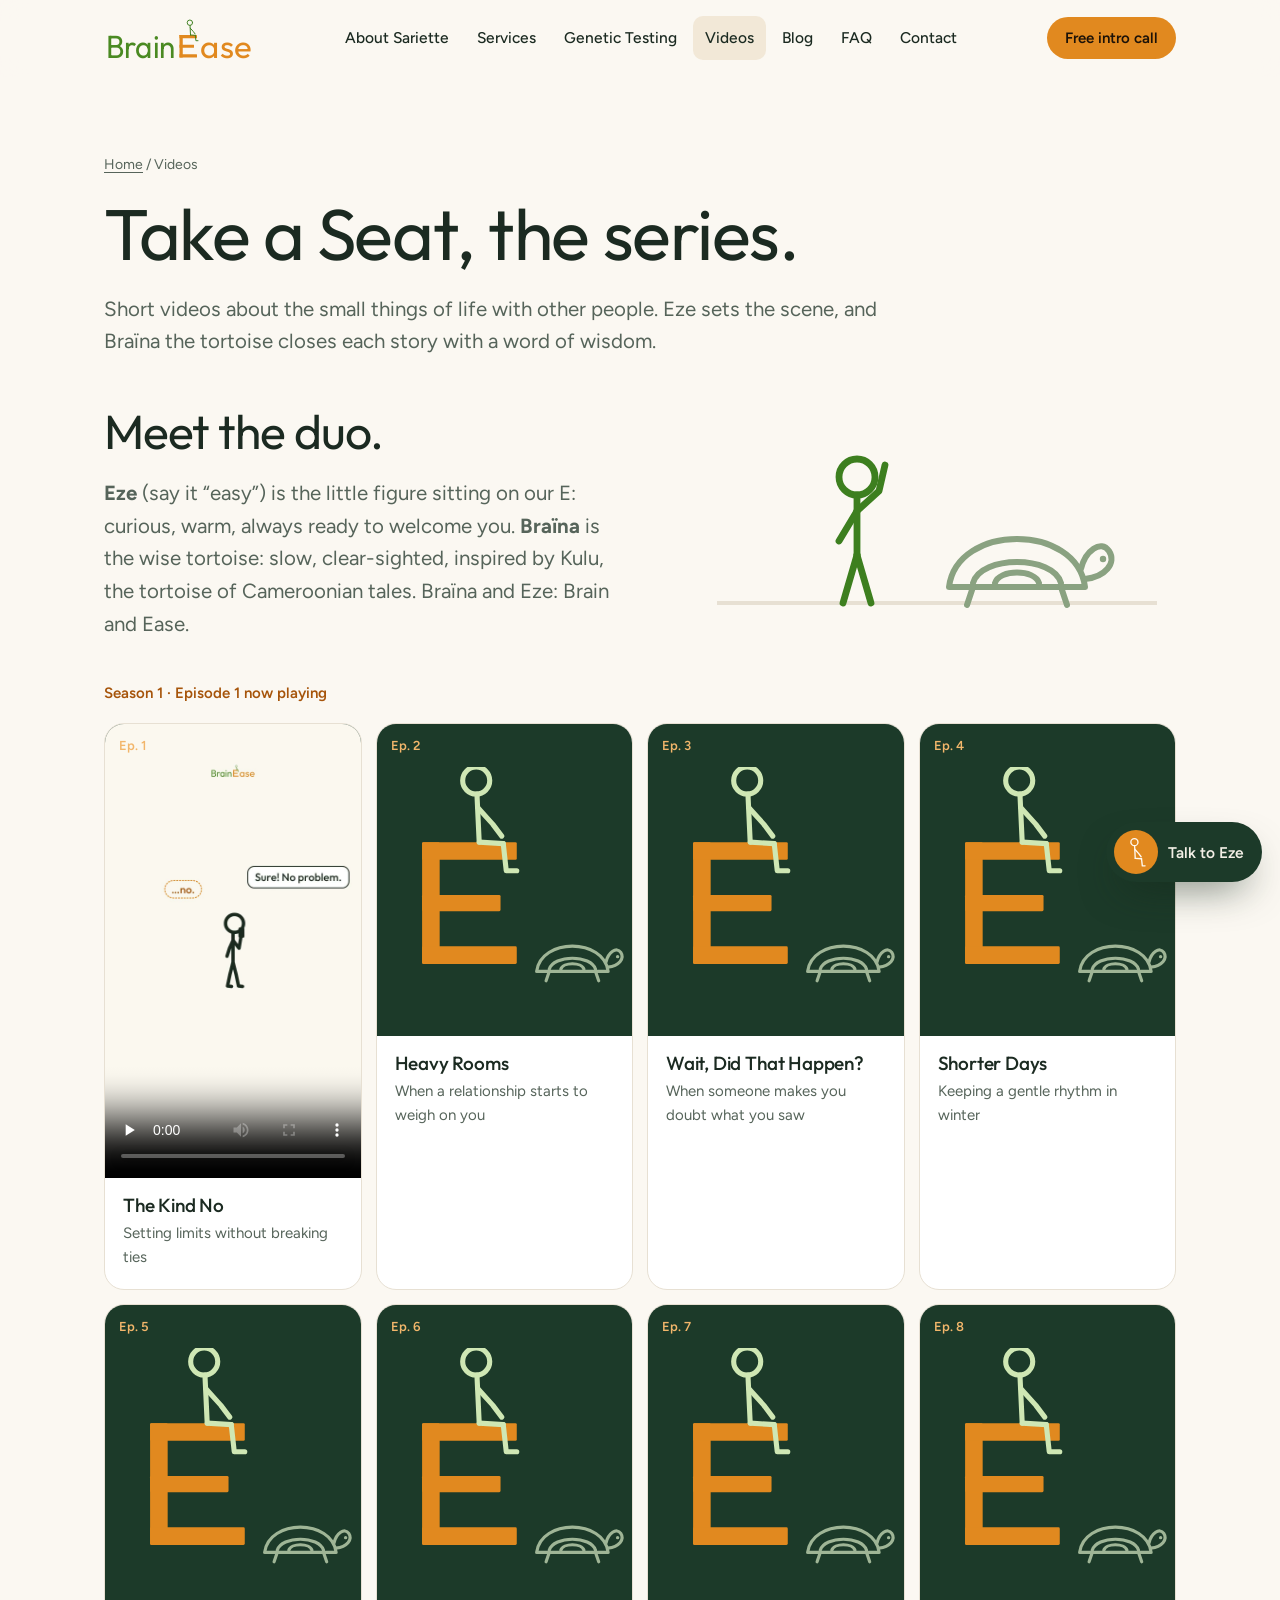
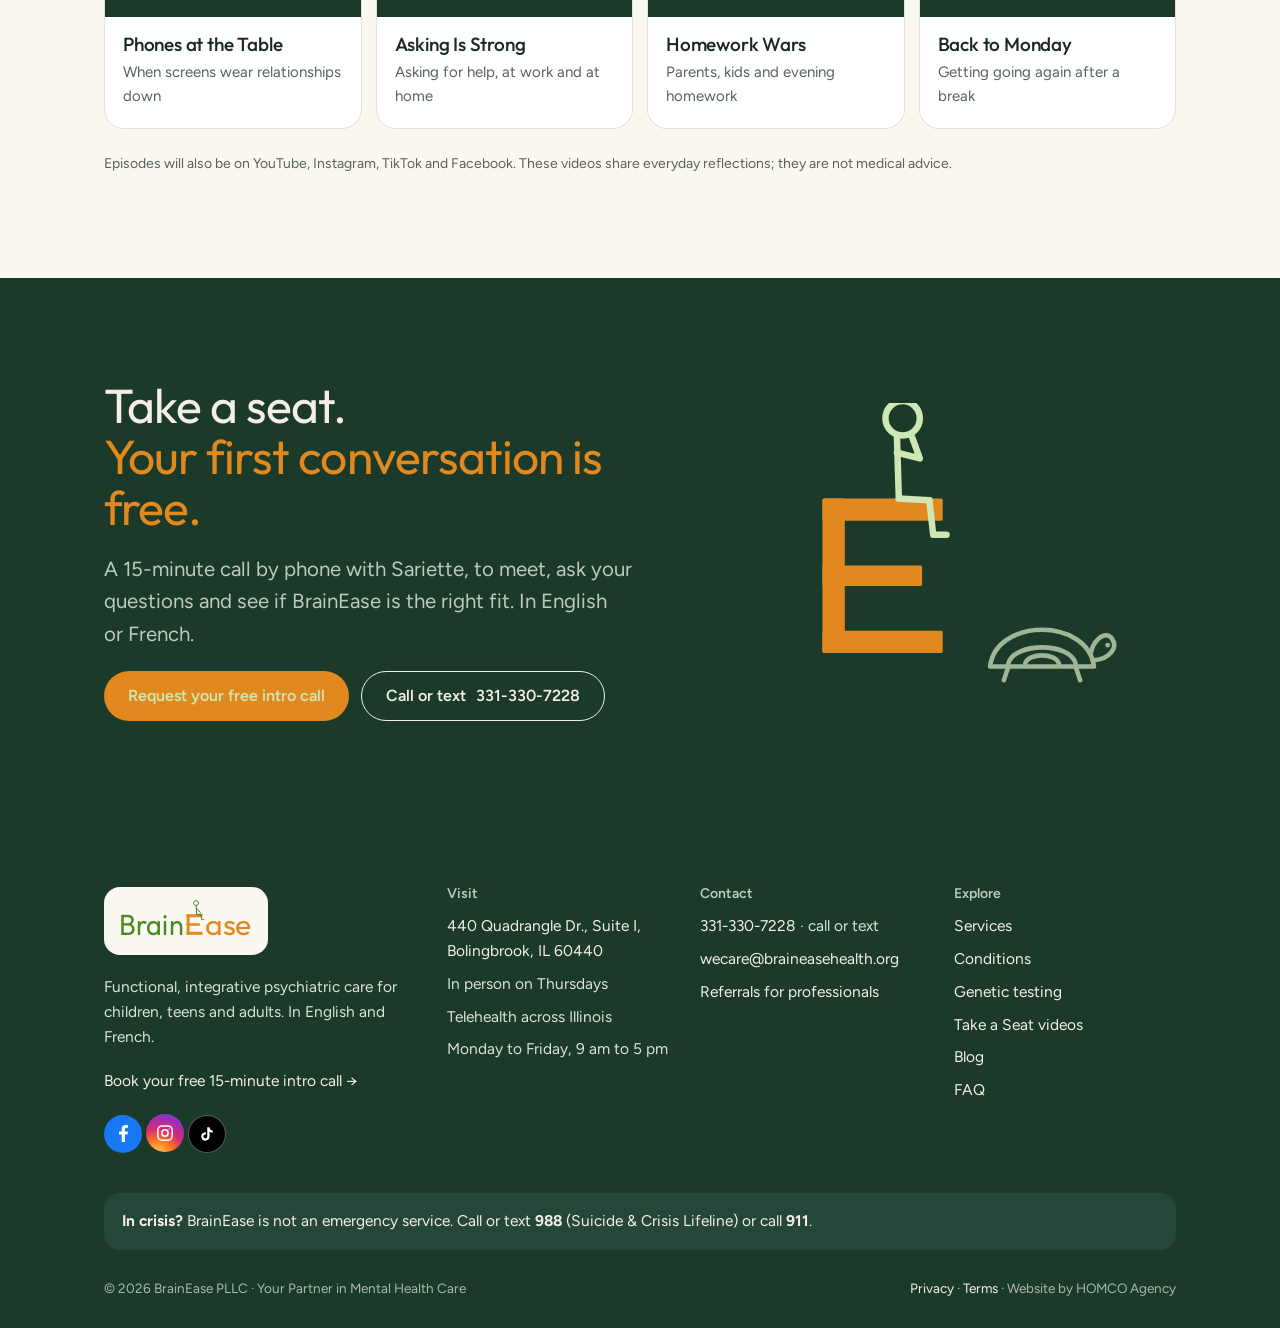
<file: videos.html>
<!DOCTYPE html>
<html lang="en">
<head>
<meta charset="utf-8">
<meta name="viewport" content="width=device-width, initial-scale=1">
<title>Take a Seat, short videos with Eze and Braïna | BrainEase</title>
<meta name="description" content="Take a Seat: short videos about everyday life with other people, told by Eze and Braïna the tortoise. Never a diagnosis, never medical advice.">
<link rel="canonical" href="https://braineasehealth.org/videos.html">
<meta property="og:type" content="website"><meta property="og:site_name" content="BrainEase">
<meta property="og:title" content="Take a Seat, short videos with Eze and Braïna | BrainEase"><meta property="og:description" content="Take a Seat: short videos about everyday life with other people, told by Eze and Braïna the tortoise. Never a diagnosis, never medical advice.">
<meta property="og:url" content="https://braineasehealth.org/videos.html"><meta property="og:image" content="https://braineasehealth.org/img/sariette-sofa-orange.jpg">
<meta name="theme-color" content="#1c3a29">
<link rel="icon" href="assets/favicon.svg" type="image/svg+xml">
<link rel="preconnect" href="https://fonts.googleapis.com"><link rel="preconnect" href="https://fonts.gstatic.com" crossorigin>
<link href="https://fonts.googleapis.com/css2?family=Outfit:wght@300;400;500&family=Figtree:wght@400;500;600&display=swap" rel="stylesheet">
<link rel="stylesheet" href="assets/site.css">
<script type="application/ld+json">{"@context": "https://schema.org", "@type": "MedicalClinic", "name": "BrainEase PLLC", "url": "https://braineasehealth.org/", "slogan": "Your Partner in Mental Health Care", "telephone": "+1-331-330-7228", "email": "wecare@braineasehealth.org", "image": "https://braineasehealth.org/img/sariette-sofa-orange.jpg", "medicalSpecialty": "Psychiatric", "address": {"@type": "PostalAddress", "streetAddress": "440 Quadrangle Dr., Suite I", "addressLocality": "Bolingbrook", "addressRegion": "IL", "postalCode": "60440", "addressCountry": "US"}, "areaServed": {"@type": "State", "name": "Illinois"}, "availableLanguage": ["English", "French"], "openingHoursSpecification": [{"@type": "OpeningHoursSpecification", "dayOfWeek": ["Monday", "Tuesday", "Wednesday", "Thursday", "Friday"], "opens": "09:00", "closes": "17:00"}], "founder": {"@type": "Person", "name": "Sariette Ngandjo", "honorificSuffix": "APRN, PMHNP-BC", "jobTitle": "Psychiatric Mental Health Nurse Practitioner"}, "sameAs": ["https://www.facebook.com/braineasehealthpllc", "https://www.instagram.com/braineasehealthpllc", "https://www.tiktok.com/@braineasehealthpllc"]}</script>
</head>
<body>
<a class="skip" href="#main">Skip to content</a>
<header class="hd"><div class="wrap">
  <a class="brand" href="index.html" aria-label="BrainEase home"><svg class="ez " viewBox="0 -26 600 176" role="img" aria-label="BrainEase"><text x="6" y="140" font-family="Outfit,sans-serif" font-size="128" fill="#4a8a22" textLength="282" lengthAdjust="spacingAndGlyphs">Brain</text><g transform="translate(302 50) scale(1)" fill="#e1891f"><rect width="13" height="90" rx="1"/><rect width="70" height="13" rx="1"/><rect y="39" width="58" height="12" rx="1"/><rect y="77" width="70" height="13" rx="1"/></g><text x="384" y="140" font-family="Outfit,sans-serif" font-size="128" fill="#e1891f" textLength="206" lengthAdjust="spacingAndGlyphs">ase</text><g transform="translate(346 50) scale(1.2)"><g class="" fill="none" stroke="var(--ez,#3d7f1f)" stroke-width="3.2" stroke-linecap="round" stroke-linejoin="round"><circle class="d" cx="-2" cy="-41" r="9" pathLength="1" style="--d:0.30s"/><path class="d" d="M-1.5 -32 L0 0" pathLength="1" style="--d:0.58s"/><path class="d" d="M-1 -23 L9 -12 L15 -4" pathLength="1" style="--d:0.86s"/><path class="d" d="M0 0 L16 1" pathLength="1" style="--d:1.14s"/><g class="leg"><path class="d" d="M16 1 L18 19 L25 19" pathLength="1" style="--d:1.42s"/></g></g></g></svg></a>
  <nav class="nav" aria-label="Main"><a href="about.html">About Sariette</a><a href="services.html">Services</a><a href="genetic-testing.html">Genetic Testing</a><a href="videos.html" aria-current="page">Videos</a><a href="blog/index.html">Blog</a><a href="faq.html">FAQ</a><a href="contact.html">Contact</a></nav>
  <a class="btn sm" href="contact.html#request" data-eze="book">Free intro call</a>
  <button class="burger" type="button" aria-label="Menu" aria-expanded="false" aria-controls="drawer"><span></span></button>
</div></header>
<nav class="drawer" id="drawer" aria-label="Mobile"><a href="index.html">Home</a><a href="about.html">About Sariette</a><a href="services.html">Services</a><a href="genetic-testing.html">Genetic Testing</a><a href="videos.html">Videos</a><a href="blog/index.html">Blog</a><a href="faq.html">FAQ</a><a href="contact.html">Contact</a><a href="conditions.html">Conditions</a><a href="for-professionals.html">For Professionals</a><a class="btn" href="contact.html#request" data-eze="book">Book your free 15-min intro call</a><p class="small"><span data-cfg="phone">331-330-7228</span> · call or text</p></nav>
<main id="main">
<section class="phead"><div class="wrap stack"><p class="crumb"><a href="index.html">Home</a> / Videos</p><h1>Take a Seat, the series.</h1><p class="lead">Short videos about the small things of life with other people. Eze sets the scene, and Braïna the tortoise closes each story with a word of wisdom.</p></div></section>
<section class="band" style="padding-top:0"><div class="wrap">
  <div class="grid2" style="margin-bottom:40px"><div class="stack reveal"><h2>Meet the duo.</h2><p class="lead"><b>Eze</b> (say it “easy”) is the little figure sitting on our E: curious, warm, always ready to welcome you. <b>Braïna</b> is the wise tortoise: slow, clear-sighted, inspired by Kulu, the tortoise of Cameroonian tales. Braïna and Eze: Brain and Ease.</p></div><div class="reveal" style="max-width:440px;width:100%;justify-self:center"><svg class="ez" viewBox="-110 -80 220 100" aria-hidden="true"><path d="M-110 12 H110" stroke="#e7e0d3" stroke-width="2"/><g transform="translate(-40 12)"><g class="" fill="none" stroke="var(--ez,#3d7f1f)" stroke-width="3.4" stroke-linecap="round" stroke-linejoin="round"><circle class="d" cx="0" cy="-63" r="9" pathLength="1" style="--d:0.10s"/><path class="d" d="M0 -54 L0 -24" pathLength="1" style="--d:0.30s"/><path class="d" d="M0 -24 L-7 0" pathLength="1" style="--d:0.50s"/><path class="d" d="M0 -24 L7 0" pathLength="1" style="--d:0.70s"/><path class="d" d="M0 -46 L-9 -31" pathLength="1" style="--d:0.90s"/><g class="wv"><path class="d" d="M0 -46 L11 -56 L14 -69" pathLength="1" style="--d:1.10s"/></g></g></g><g transform="translate(40 4)"><g fill="none" stroke="#8aa281" stroke-width="3" stroke-linecap="round" stroke-linejoin="round"><path class="d" pathLength="1" style="--d:0.80s" d="M-34 0 C-30 -32 30 -32 34 0 Z"/><path class="d" pathLength="1" style="--d:1.10s" d="M-22 -2 C-18 -16 18 -16 22 -2 M-11 -2 C-9 -9 9 -9 11 -2"/><path class="d" pathLength="1" style="--d:1.30s" d="M34 -4 C44 -5 50 -12 46 -18 C42 -24 34 -18 32 -9"/><path class="d" pathLength="1" style="--d:1.40s" d="M-22 0 L-25 9 M22 0 L25 9"/></g><circle cx="43" cy="-14" r="1.6" fill="#8aa281"/></g></svg></div></div>
  <div class="stack reveal"><p class="kicker">Season 1 · Episode 1 now playing</p></div>
  <div class="eps" style="margin-top:18px"><article class="ep reveal"><div class="th"><video controls preload="none" playsinline src="video/take-a-seat-ep1-the-kind-no.mp4" poster="video/take-a-seat-ep1-poster.jpg" aria-label="Watch Episode 1: The Kind No"></video><span>Ep. 1</span></div><div class="bd"><h3>The Kind No</h3><p>Setting limits without breaking ties</p></div></article><article class="ep reveal"><div class="th"><svg class="ez" viewBox="-70 -110 170 150" aria-hidden="true" style="--ez:#cfe7b4"><g transform="translate(-40 -60) scale(0.9)" fill="#e1891f"><rect width="13" height="90" rx="1"/><rect width="70" height="13" rx="1"/><rect y="39" width="58" height="12" rx="1"/><rect y="77" width="70" height="13" rx="1"/></g><g transform="translate(-2 -60)"><g class="" fill="none" stroke="var(--ez,#3d7f1f)" stroke-width="3.4" stroke-linecap="round" stroke-linejoin="round"><circle class="d" cx="-2" cy="-41" r="9" pathLength="1" style="--d:0.10s"/><path class="d" d="M-1.5 -32 L0 0" pathLength="1" style="--d:0.30s"/><path class="d" d="M-1 -23 L9 -12 L15 -4" pathLength="1" style="--d:0.50s"/><path class="d" d="M0 0 L16 1" pathLength="1" style="--d:0.70s"/><g class="leg"><path class="d" d="M16 1 L18 19 L25 19" pathLength="1" style="--d:0.90s"/></g></g></g><g transform="translate(60 26) scale(.7)"><g fill="none" stroke="#9fb596" stroke-width="3" stroke-linecap="round" stroke-linejoin="round"><path class="d" pathLength="1" style="--d:0.60s" d="M-34 0 C-30 -32 30 -32 34 0 Z"/><path class="d" pathLength="1" style="--d:0.90s" d="M-22 -2 C-18 -16 18 -16 22 -2 M-11 -2 C-9 -9 9 -9 11 -2"/><path class="d" pathLength="1" style="--d:1.10s" d="M34 -4 C44 -5 50 -12 46 -18 C42 -24 34 -18 32 -9"/><path class="d" pathLength="1" style="--d:1.20s" d="M-22 0 L-25 9 M22 0 L25 9"/></g><circle cx="43" cy="-14" r="1.6" fill="#9fb596"/></g></svg><span>Ep. 2</span></div><div class="bd"><h3>Heavy Rooms</h3><p>When a relationship starts to weigh on you</p></div></article><article class="ep reveal"><div class="th"><svg class="ez" viewBox="-70 -110 170 150" aria-hidden="true" style="--ez:#cfe7b4"><g transform="translate(-40 -60) scale(0.9)" fill="#e1891f"><rect width="13" height="90" rx="1"/><rect width="70" height="13" rx="1"/><rect y="39" width="58" height="12" rx="1"/><rect y="77" width="70" height="13" rx="1"/></g><g transform="translate(-2 -60)"><g class="" fill="none" stroke="var(--ez,#3d7f1f)" stroke-width="3.4" stroke-linecap="round" stroke-linejoin="round"><circle class="d" cx="-2" cy="-41" r="9" pathLength="1" style="--d:0.10s"/><path class="d" d="M-1.5 -32 L0 0" pathLength="1" style="--d:0.30s"/><path class="d" d="M-1 -23 L9 -12 L15 -4" pathLength="1" style="--d:0.50s"/><path class="d" d="M0 0 L16 1" pathLength="1" style="--d:0.70s"/><g class="leg"><path class="d" d="M16 1 L18 19 L25 19" pathLength="1" style="--d:0.90s"/></g></g></g><g transform="translate(60 26) scale(.7)"><g fill="none" stroke="#9fb596" stroke-width="3" stroke-linecap="round" stroke-linejoin="round"><path class="d" pathLength="1" style="--d:0.60s" d="M-34 0 C-30 -32 30 -32 34 0 Z"/><path class="d" pathLength="1" style="--d:0.90s" d="M-22 -2 C-18 -16 18 -16 22 -2 M-11 -2 C-9 -9 9 -9 11 -2"/><path class="d" pathLength="1" style="--d:1.10s" d="M34 -4 C44 -5 50 -12 46 -18 C42 -24 34 -18 32 -9"/><path class="d" pathLength="1" style="--d:1.20s" d="M-22 0 L-25 9 M22 0 L25 9"/></g><circle cx="43" cy="-14" r="1.6" fill="#9fb596"/></g></svg><span>Ep. 3</span></div><div class="bd"><h3>Wait, Did That Happen?</h3><p>When someone makes you doubt what you saw</p></div></article><article class="ep reveal"><div class="th"><svg class="ez" viewBox="-70 -110 170 150" aria-hidden="true" style="--ez:#cfe7b4"><g transform="translate(-40 -60) scale(0.9)" fill="#e1891f"><rect width="13" height="90" rx="1"/><rect width="70" height="13" rx="1"/><rect y="39" width="58" height="12" rx="1"/><rect y="77" width="70" height="13" rx="1"/></g><g transform="translate(-2 -60)"><g class="" fill="none" stroke="var(--ez,#3d7f1f)" stroke-width="3.4" stroke-linecap="round" stroke-linejoin="round"><circle class="d" cx="-2" cy="-41" r="9" pathLength="1" style="--d:0.10s"/><path class="d" d="M-1.5 -32 L0 0" pathLength="1" style="--d:0.30s"/><path class="d" d="M-1 -23 L9 -12 L15 -4" pathLength="1" style="--d:0.50s"/><path class="d" d="M0 0 L16 1" pathLength="1" style="--d:0.70s"/><g class="leg"><path class="d" d="M16 1 L18 19 L25 19" pathLength="1" style="--d:0.90s"/></g></g></g><g transform="translate(60 26) scale(.7)"><g fill="none" stroke="#9fb596" stroke-width="3" stroke-linecap="round" stroke-linejoin="round"><path class="d" pathLength="1" style="--d:0.60s" d="M-34 0 C-30 -32 30 -32 34 0 Z"/><path class="d" pathLength="1" style="--d:0.90s" d="M-22 -2 C-18 -16 18 -16 22 -2 M-11 -2 C-9 -9 9 -9 11 -2"/><path class="d" pathLength="1" style="--d:1.10s" d="M34 -4 C44 -5 50 -12 46 -18 C42 -24 34 -18 32 -9"/><path class="d" pathLength="1" style="--d:1.20s" d="M-22 0 L-25 9 M22 0 L25 9"/></g><circle cx="43" cy="-14" r="1.6" fill="#9fb596"/></g></svg><span>Ep. 4</span></div><div class="bd"><h3>Shorter Days</h3><p>Keeping a gentle rhythm in winter</p></div></article><article class="ep reveal"><div class="th"><svg class="ez" viewBox="-70 -110 170 150" aria-hidden="true" style="--ez:#cfe7b4"><g transform="translate(-40 -60) scale(0.9)" fill="#e1891f"><rect width="13" height="90" rx="1"/><rect width="70" height="13" rx="1"/><rect y="39" width="58" height="12" rx="1"/><rect y="77" width="70" height="13" rx="1"/></g><g transform="translate(-2 -60)"><g class="" fill="none" stroke="var(--ez,#3d7f1f)" stroke-width="3.4" stroke-linecap="round" stroke-linejoin="round"><circle class="d" cx="-2" cy="-41" r="9" pathLength="1" style="--d:0.10s"/><path class="d" d="M-1.5 -32 L0 0" pathLength="1" style="--d:0.30s"/><path class="d" d="M-1 -23 L9 -12 L15 -4" pathLength="1" style="--d:0.50s"/><path class="d" d="M0 0 L16 1" pathLength="1" style="--d:0.70s"/><g class="leg"><path class="d" d="M16 1 L18 19 L25 19" pathLength="1" style="--d:0.90s"/></g></g></g><g transform="translate(60 26) scale(.7)"><g fill="none" stroke="#9fb596" stroke-width="3" stroke-linecap="round" stroke-linejoin="round"><path class="d" pathLength="1" style="--d:0.60s" d="M-34 0 C-30 -32 30 -32 34 0 Z"/><path class="d" pathLength="1" style="--d:0.90s" d="M-22 -2 C-18 -16 18 -16 22 -2 M-11 -2 C-9 -9 9 -9 11 -2"/><path class="d" pathLength="1" style="--d:1.10s" d="M34 -4 C44 -5 50 -12 46 -18 C42 -24 34 -18 32 -9"/><path class="d" pathLength="1" style="--d:1.20s" d="M-22 0 L-25 9 M22 0 L25 9"/></g><circle cx="43" cy="-14" r="1.6" fill="#9fb596"/></g></svg><span>Ep. 5</span></div><div class="bd"><h3>Phones at the Table</h3><p>When screens wear relationships down</p></div></article><article class="ep reveal"><div class="th"><svg class="ez" viewBox="-70 -110 170 150" aria-hidden="true" style="--ez:#cfe7b4"><g transform="translate(-40 -60) scale(0.9)" fill="#e1891f"><rect width="13" height="90" rx="1"/><rect width="70" height="13" rx="1"/><rect y="39" width="58" height="12" rx="1"/><rect y="77" width="70" height="13" rx="1"/></g><g transform="translate(-2 -60)"><g class="" fill="none" stroke="var(--ez,#3d7f1f)" stroke-width="3.4" stroke-linecap="round" stroke-linejoin="round"><circle class="d" cx="-2" cy="-41" r="9" pathLength="1" style="--d:0.10s"/><path class="d" d="M-1.5 -32 L0 0" pathLength="1" style="--d:0.30s"/><path class="d" d="M-1 -23 L9 -12 L15 -4" pathLength="1" style="--d:0.50s"/><path class="d" d="M0 0 L16 1" pathLength="1" style="--d:0.70s"/><g class="leg"><path class="d" d="M16 1 L18 19 L25 19" pathLength="1" style="--d:0.90s"/></g></g></g><g transform="translate(60 26) scale(.7)"><g fill="none" stroke="#9fb596" stroke-width="3" stroke-linecap="round" stroke-linejoin="round"><path class="d" pathLength="1" style="--d:0.60s" d="M-34 0 C-30 -32 30 -32 34 0 Z"/><path class="d" pathLength="1" style="--d:0.90s" d="M-22 -2 C-18 -16 18 -16 22 -2 M-11 -2 C-9 -9 9 -9 11 -2"/><path class="d" pathLength="1" style="--d:1.10s" d="M34 -4 C44 -5 50 -12 46 -18 C42 -24 34 -18 32 -9"/><path class="d" pathLength="1" style="--d:1.20s" d="M-22 0 L-25 9 M22 0 L25 9"/></g><circle cx="43" cy="-14" r="1.6" fill="#9fb596"/></g></svg><span>Ep. 6</span></div><div class="bd"><h3>Asking Is Strong</h3><p>Asking for help, at work and at home</p></div></article><article class="ep reveal"><div class="th"><svg class="ez" viewBox="-70 -110 170 150" aria-hidden="true" style="--ez:#cfe7b4"><g transform="translate(-40 -60) scale(0.9)" fill="#e1891f"><rect width="13" height="90" rx="1"/><rect width="70" height="13" rx="1"/><rect y="39" width="58" height="12" rx="1"/><rect y="77" width="70" height="13" rx="1"/></g><g transform="translate(-2 -60)"><g class="" fill="none" stroke="var(--ez,#3d7f1f)" stroke-width="3.4" stroke-linecap="round" stroke-linejoin="round"><circle class="d" cx="-2" cy="-41" r="9" pathLength="1" style="--d:0.10s"/><path class="d" d="M-1.5 -32 L0 0" pathLength="1" style="--d:0.30s"/><path class="d" d="M-1 -23 L9 -12 L15 -4" pathLength="1" style="--d:0.50s"/><path class="d" d="M0 0 L16 1" pathLength="1" style="--d:0.70s"/><g class="leg"><path class="d" d="M16 1 L18 19 L25 19" pathLength="1" style="--d:0.90s"/></g></g></g><g transform="translate(60 26) scale(.7)"><g fill="none" stroke="#9fb596" stroke-width="3" stroke-linecap="round" stroke-linejoin="round"><path class="d" pathLength="1" style="--d:0.60s" d="M-34 0 C-30 -32 30 -32 34 0 Z"/><path class="d" pathLength="1" style="--d:0.90s" d="M-22 -2 C-18 -16 18 -16 22 -2 M-11 -2 C-9 -9 9 -9 11 -2"/><path class="d" pathLength="1" style="--d:1.10s" d="M34 -4 C44 -5 50 -12 46 -18 C42 -24 34 -18 32 -9"/><path class="d" pathLength="1" style="--d:1.20s" d="M-22 0 L-25 9 M22 0 L25 9"/></g><circle cx="43" cy="-14" r="1.6" fill="#9fb596"/></g></svg><span>Ep. 7</span></div><div class="bd"><h3>Homework Wars</h3><p>Parents, kids and evening homework</p></div></article><article class="ep reveal"><div class="th"><svg class="ez" viewBox="-70 -110 170 150" aria-hidden="true" style="--ez:#cfe7b4"><g transform="translate(-40 -60) scale(0.9)" fill="#e1891f"><rect width="13" height="90" rx="1"/><rect width="70" height="13" rx="1"/><rect y="39" width="58" height="12" rx="1"/><rect y="77" width="70" height="13" rx="1"/></g><g transform="translate(-2 -60)"><g class="" fill="none" stroke="var(--ez,#3d7f1f)" stroke-width="3.4" stroke-linecap="round" stroke-linejoin="round"><circle class="d" cx="-2" cy="-41" r="9" pathLength="1" style="--d:0.10s"/><path class="d" d="M-1.5 -32 L0 0" pathLength="1" style="--d:0.30s"/><path class="d" d="M-1 -23 L9 -12 L15 -4" pathLength="1" style="--d:0.50s"/><path class="d" d="M0 0 L16 1" pathLength="1" style="--d:0.70s"/><g class="leg"><path class="d" d="M16 1 L18 19 L25 19" pathLength="1" style="--d:0.90s"/></g></g></g><g transform="translate(60 26) scale(.7)"><g fill="none" stroke="#9fb596" stroke-width="3" stroke-linecap="round" stroke-linejoin="round"><path class="d" pathLength="1" style="--d:0.60s" d="M-34 0 C-30 -32 30 -32 34 0 Z"/><path class="d" pathLength="1" style="--d:0.90s" d="M-22 -2 C-18 -16 18 -16 22 -2 M-11 -2 C-9 -9 9 -9 11 -2"/><path class="d" pathLength="1" style="--d:1.10s" d="M34 -4 C44 -5 50 -12 46 -18 C42 -24 34 -18 32 -9"/><path class="d" pathLength="1" style="--d:1.20s" d="M-22 0 L-25 9 M22 0 L25 9"/></g><circle cx="43" cy="-14" r="1.6" fill="#9fb596"/></g></svg><span>Ep. 8</span></div><div class="bd"><h3>Back to Monday</h3><p>Getting going again after a break</p></div></article></div>
  <p class="small" style="margin-top:24px">Episodes will also be on YouTube, Instagram, TikTok and Facebook. These videos share everyday reflections; they are not medical advice.</p>
</div></section><section class="band deep"><div class="wrap grid2">
  <div class="stack reveal"><h2>Take a seat.<br><span style="color:#e1891f">Your first conversation is free.</span></h2>
  <p class="lead">A 15-minute call by phone with Sariette, to meet, ask your questions and see if BrainEase is the right fit. In English or French.</p>
  <div class="btns"><a class="btn" href="contact.html#request" data-eze="book">Request your free intro call</a><a class="btn ghost" data-href="phoneHref" href="tel:+13313307228">Call or text <span data-cfg="phone">331-330-7228</span></a></div></div>
  <div style="max-width:420px;justify-self:center;width:100%"><svg class="ez" viewBox="-110 -110 220 150" aria-hidden="true" style="--ez:#cfe7b4"><g transform="translate(-60 -60) scale(0.9)" fill="#e1891f"><rect width="13" height="90" rx="1"/><rect width="70" height="13" rx="1"/><rect y="39" width="58" height="12" rx="1"/><rect y="77" width="70" height="13" rx="1"/></g><g transform="translate(-20 -60)"><g class="" fill="none" stroke="var(--ez,#3d7f1f)" stroke-width="3.4" stroke-linecap="round" stroke-linejoin="round"><circle class="d" cx="2" cy="-42" r="9" pathLength="1" style="--d:0.10s"/><path class="d" d="M-1 -33 L0 0" pathLength="1" style="--d:0.30s"/><path class="d" d="M-1 -24 L11 -21 L7 -32" pathLength="1" style="--d:0.50s"/><path class="d" d="M0 0 L16 1" pathLength="1" style="--d:0.70s"/><g class="leg"><path class="d" d="M16 1 L18 19 L25 19" pathLength="1" style="--d:0.90s"/></g></g></g><g transform="translate(55 28) scale(.8)"><g fill="none" stroke="#9fb596" stroke-width="3" stroke-linecap="round" stroke-linejoin="round"><path class="d" pathLength="1" style="--d:0.60s" d="M-34 0 C-30 -32 30 -32 34 0 Z"/><path class="d" pathLength="1" style="--d:0.90s" d="M-22 -2 C-18 -16 18 -16 22 -2 M-11 -2 C-9 -9 9 -9 11 -2"/><path class="d" pathLength="1" style="--d:1.10s" d="M34 -4 C44 -5 50 -12 46 -18 C42 -24 34 -18 32 -9"/><path class="d" pathLength="1" style="--d:1.20s" d="M-22 0 L-25 9 M22 0 L25 9"/></g><circle cx="43" cy="-14" r="1.6" fill="#9fb596"/></g></svg></div>
</div></section>
</main>
<footer class="ft"><div class="wrap">
  <div class="cols">
    <div class="stack">
      <a href="index.html" aria-label="BrainEase home" style="display:inline-block;background:#fbf8f2;border-radius:16px;padding:10px 14px"><svg style="height:40px;width:auto" class="ez " viewBox="0 -26 600 176" role="img" aria-label="BrainEase"><text x="6" y="140" font-family="Outfit,sans-serif" font-size="128" fill="#4a8a22" textLength="282" lengthAdjust="spacingAndGlyphs">Brain</text><g transform="translate(302 50) scale(1)" fill="#e1891f"><rect width="13" height="90" rx="1"/><rect width="70" height="13" rx="1"/><rect y="39" width="58" height="12" rx="1"/><rect y="77" width="70" height="13" rx="1"/></g><text x="384" y="140" font-family="Outfit,sans-serif" font-size="128" fill="#e1891f" textLength="206" lengthAdjust="spacingAndGlyphs">ase</text><g transform="translate(346 50) scale(1.2)"><g class="" fill="none" stroke="var(--ez,#3d7f1f)" stroke-width="3.2" stroke-linecap="round" stroke-linejoin="round"><circle class="d" cx="-2" cy="-41" r="9" pathLength="1" style="--d:0.30s"/><path class="d" d="M-1.5 -32 L0 0" pathLength="1" style="--d:0.58s"/><path class="d" d="M-1 -23 L9 -12 L15 -4" pathLength="1" style="--d:0.86s"/><path class="d" d="M0 0 L16 1" pathLength="1" style="--d:1.14s"/><g class="leg"><path class="d" d="M16 1 L18 19 L25 19" pathLength="1" style="--d:1.42s"/></g></g></g></svg></a>
      <p>Functional, integrative psychiatric care for children, teens and adults. In English and French.</p>
      <p><a href="contact.html#request" data-eze="book">Book your free 15-minute intro call →</a></p>
      <p><a href="https://www.facebook.com/braineasehealthpllc" target="_blank" rel="noopener" aria-label="BrainEase on Facebook" title="BrainEase on Facebook" style="display:inline-flex;align-items:center;justify-content:center;width:38px;height:38px;border-radius:50%;background:#1877F2"><svg width="17" height="17" viewBox="0 0 320 512" fill="#ffffff" aria-hidden="true"><path d="M279.14 288l14.22-92.66h-88.91v-60.13c0-25.35 12.42-50.06 52.24-50.06h40.42V6.26S260.43 0 225.36 0c-73.22 0-121.08 44.38-121.08 124.72v70.62H22.89V288h81.39v224h100.17V288z"/></svg></a> <a href="https://www.instagram.com/braineasehealthpllc" target="_blank" rel="noopener" aria-label="BrainEase on Instagram" title="BrainEase on Instagram" style="display:inline-flex;align-items:center;justify-content:center;width:38px;height:38px;border-radius:50%;background:radial-gradient(circle at 30% 110%, #feda75 0%, #fa7e1e 30%, #d62976 55%, #962fbf 80%, #4f5bd5 100%)"><svg width="18" height="18" viewBox="0 0 24 24" fill="none" stroke="#ffffff" stroke-width="2" aria-hidden="true"><rect x="2.5" y="2.5" width="19" height="19" rx="5.5"/><circle cx="12" cy="12" r="4.2"/><circle cx="17.6" cy="6.4" r="0.8" fill="#ffffff" stroke="none"/></svg></a> <a href="https://www.tiktok.com/@braineasehealthpllc" target="_blank" rel="noopener" aria-label="BrainEase on TikTok" title="BrainEase on TikTok" style="display:inline-flex;align-items:center;justify-content:center;width:38px;height:38px;border-radius:50%;background:#010101;border:1px solid rgba(255,255,255,0.35)"><svg width="16" height="16" viewBox="0 0 24 24" fill="#ffffff" aria-hidden="true"><path d="M19.59 6.69a4.83 4.83 0 0 1-3.77-4.25V2h-3.45v13.67a2.89 2.89 0 0 1-5.2 1.74 2.89 2.89 0 0 1 2.31-4.64 2.93 2.93 0 0 1 .88.13V9.4a6.84 6.84 0 0 0-1-.05A6.33 6.33 0 0 0 5 20.1a6.34 6.34 0 0 0 10.86-4.43v-7a8.16 8.16 0 0 0 4.77 1.52v-3.4a4.85 4.85 0 0 1-1-.1z"/></svg></a></p>
    </div>
    <div><h4>Visit</h4><ul>
      <li><a data-href="mapsUrl" href="#" target="_blank" rel="noopener" data-cfg="address">440 Quadrangle Dr., Suite I, Bolingbrook, IL 60440</a></li>
      <li>In person on Thursdays</li><li>Telehealth across Illinois</li><li data-cfg="hours">Monday to Friday, 9 am to 5 pm</li></ul></div>
    <div><h4>Contact</h4><ul>
      <li><a data-href="phoneHref" href="tel:+13313307228" data-cfg="phone">331-330-7228</a> · call or text</li>
      <li><a href="mailto:wecare@braineasehealth.org" data-cfg="email">wecare@braineasehealth.org</a></li>
      <li><a href="for-professionals.html">Referrals for professionals</a></li></ul></div>
    <div><h4>Explore</h4><ul>
      <li><a href="services.html">Services</a></li><li><a href="conditions.html">Conditions</a></li><li><a href="genetic-testing.html">Genetic testing</a></li>
      <li><a href="videos.html">Take a Seat videos</a></li><li><a href="blog/index.html">Blog</a></li><li><a href="faq.html">FAQ</a></li></ul></div>
  </div>
  <p class="crisis"><b>In crisis?</b> BrainEase is not an emergency service. Call or text <b>988</b> (Suicide &amp; Crisis Lifeline) or call <b>911</b>.</p>
  <div class="base"><span>© <span id="yr">2026</span> BrainEase PLLC · Your Partner in Mental Health Care</span>
  <span><a href="privacy.html">Privacy</a> · <a href="terms.html">Terms</a> · Website by HOMCO Agency</span></div>
</div></footer>
<script src="assets/site.js" defer></script>
</body>
</html>
</file>
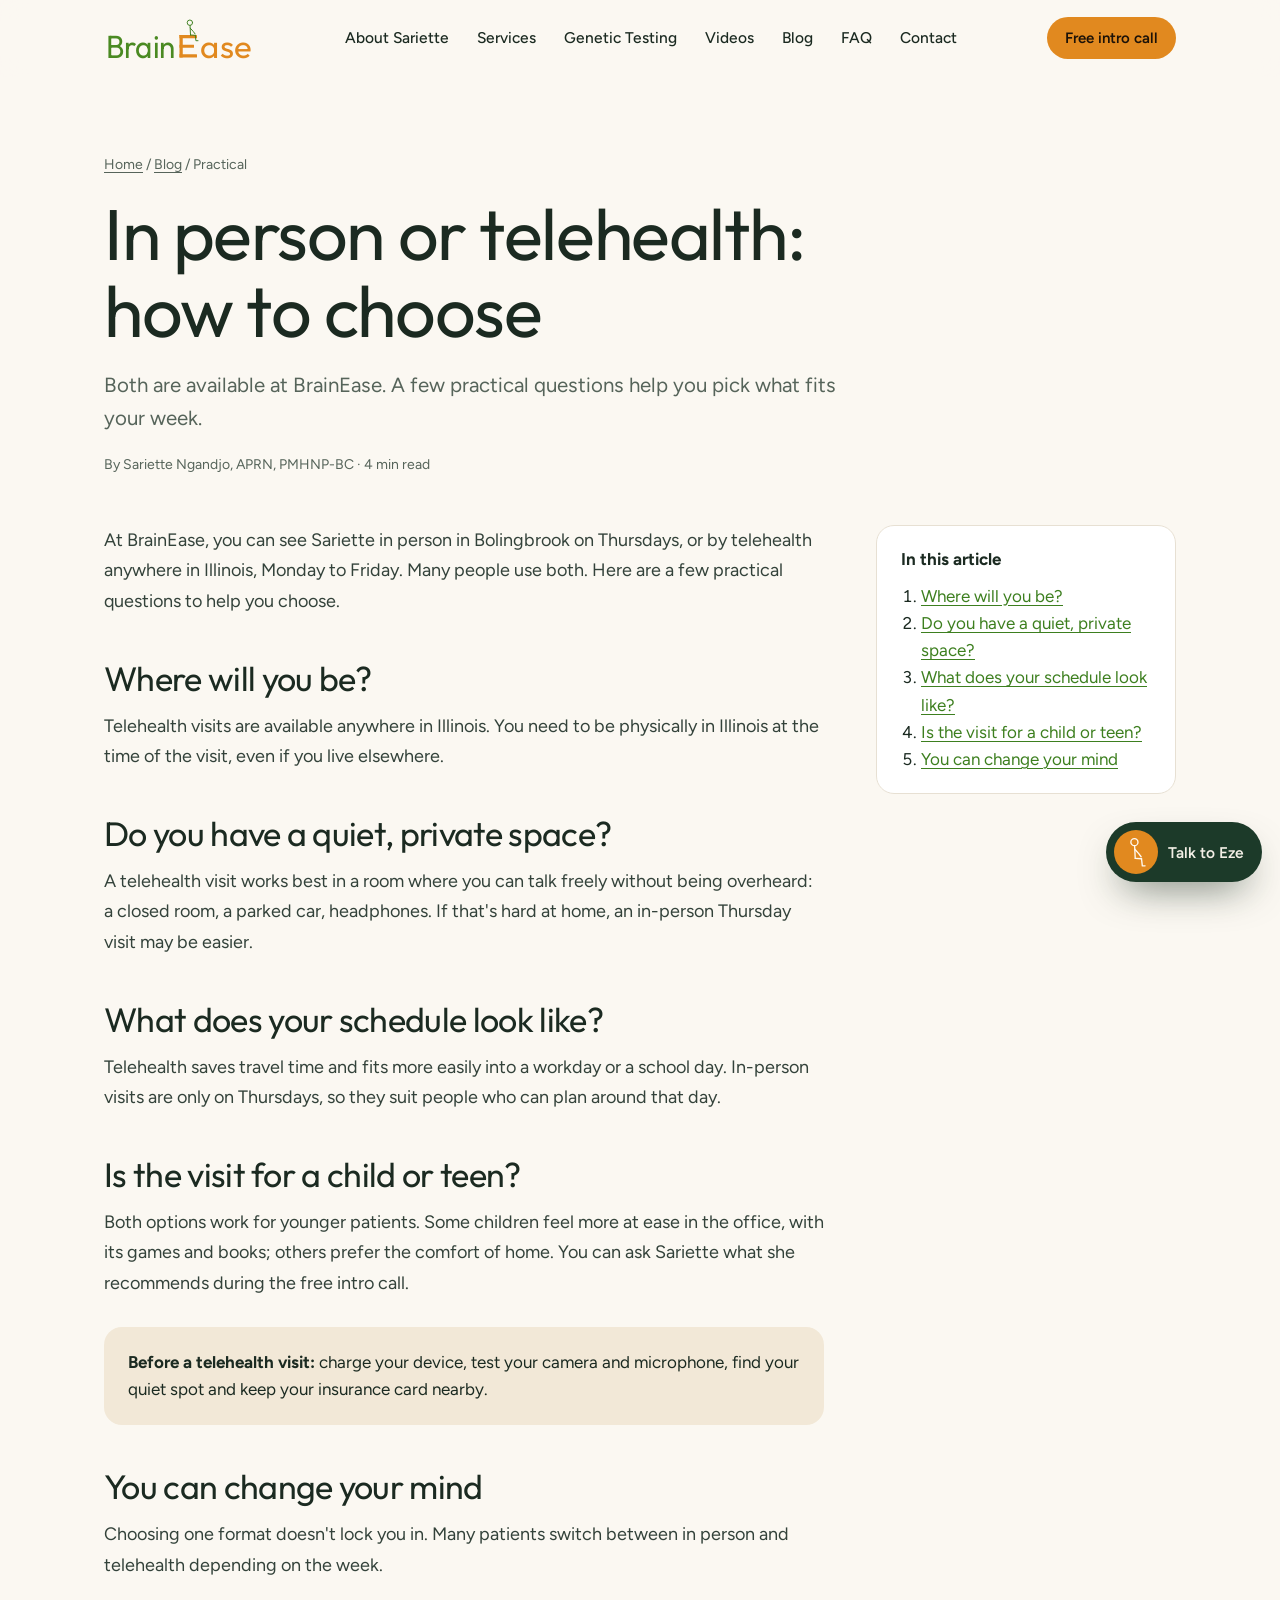
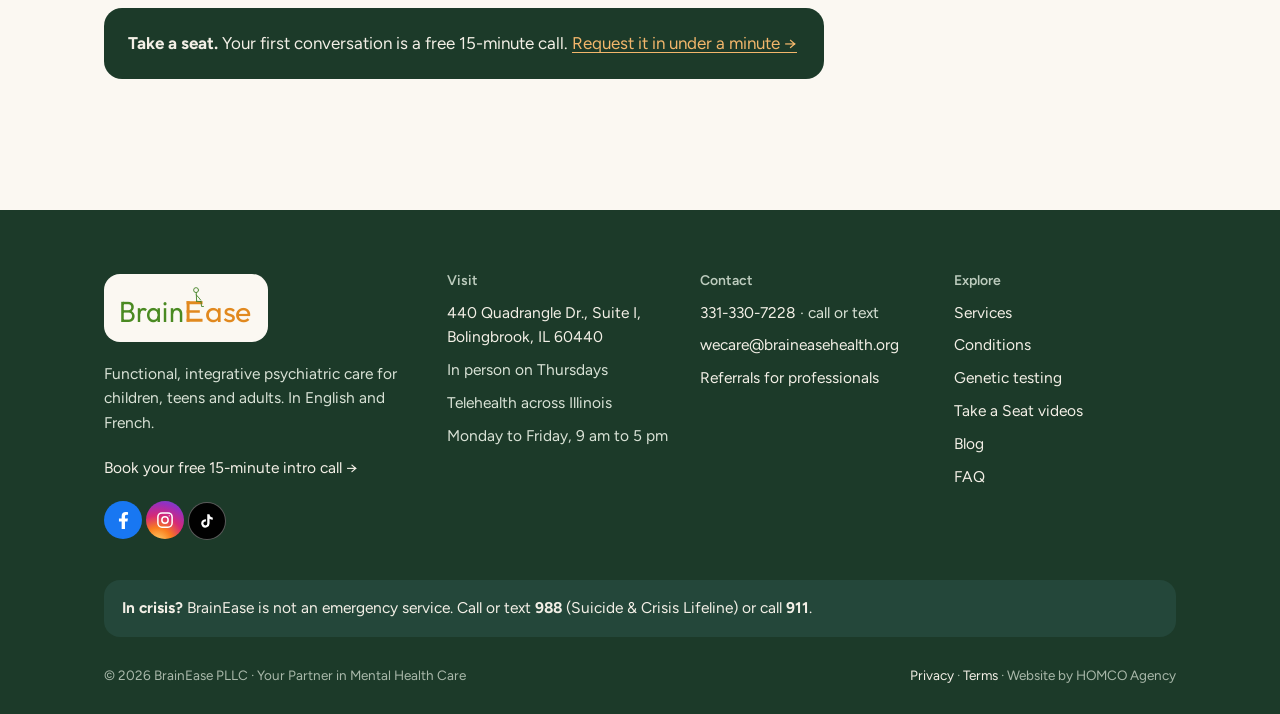
<file: blog/in-person-or-telehealth.html>
<!DOCTYPE html>
<html lang="en">
<head>
<meta charset="utf-8">
<meta name="viewport" content="width=device-width, initial-scale=1">
<title>In person or telehealth: how to choose | BrainEase</title>
<meta name="description" content="Both are available at BrainEase. A few practical questions help you pick what fits your week.">
<link rel="canonical" href="https://braineasehealth.org/blog/in-person-or-telehealth.html">
<meta property="og:type" content="website"><meta property="og:site_name" content="BrainEase">
<meta property="og:title" content="In person or telehealth: how to choose | BrainEase"><meta property="og:description" content="Both are available at BrainEase. A few practical questions help you pick what fits your week.">
<meta property="og:url" content="https://braineasehealth.org/blog/in-person-or-telehealth.html"><meta property="og:image" content="https://braineasehealth.org/img/sariette-sofa-orange.jpg">
<meta name="theme-color" content="#1c3a29">
<link rel="icon" href="../assets/favicon.svg" type="image/svg+xml">
<link rel="preconnect" href="https://fonts.googleapis.com"><link rel="preconnect" href="https://fonts.gstatic.com" crossorigin>
<link href="https://fonts.googleapis.com/css2?family=Outfit:wght@300;400;500&family=Figtree:wght@400;500;600&display=swap" rel="stylesheet">
<link rel="stylesheet" href="../assets/site.css">
<script type="application/ld+json">{"@context": "https://schema.org", "@type": "BlogPosting", "headline": "In person or telehealth: how to choose", "author": {"@type": "Person", "name": "Sariette Ngandjo, APRN, PMHNP-BC"}, "publisher": {"@type": "Organization", "name": "BrainEase PLLC"}, "mainEntityOfPage": "https://braineasehealth.org/blog/in-person-or-telehealth.html"}</script>
</head>
<body>
<a class="skip" href="#main">Skip to content</a>
<header class="hd"><div class="wrap">
  <a class="brand" href="../index.html" aria-label="BrainEase home"><svg class="ez " viewBox="0 -26 600 176" role="img" aria-label="BrainEase"><text x="6" y="140" font-family="Outfit,sans-serif" font-size="128" fill="#4a8a22" textLength="282" lengthAdjust="spacingAndGlyphs">Brain</text><g transform="translate(302 50) scale(1)" fill="#e1891f"><rect width="13" height="90" rx="1"/><rect width="70" height="13" rx="1"/><rect y="39" width="58" height="12" rx="1"/><rect y="77" width="70" height="13" rx="1"/></g><text x="384" y="140" font-family="Outfit,sans-serif" font-size="128" fill="#e1891f" textLength="206" lengthAdjust="spacingAndGlyphs">ase</text><g transform="translate(346 50) scale(1.2)"><g class="" fill="none" stroke="var(--ez,#3d7f1f)" stroke-width="3.2" stroke-linecap="round" stroke-linejoin="round"><circle class="d" cx="-2" cy="-41" r="9" pathLength="1" style="--d:0.30s"/><path class="d" d="M-1.5 -32 L0 0" pathLength="1" style="--d:0.58s"/><path class="d" d="M-1 -23 L9 -12 L15 -4" pathLength="1" style="--d:0.86s"/><path class="d" d="M0 0 L16 1" pathLength="1" style="--d:1.14s"/><g class="leg"><path class="d" d="M16 1 L18 19 L25 19" pathLength="1" style="--d:1.42s"/></g></g></g></svg></a>
  <nav class="nav" aria-label="Main"><a href="../about.html">About Sariette</a><a href="../services.html">Services</a><a href="../genetic-testing.html">Genetic Testing</a><a href="../videos.html">Videos</a><a href="../blog/index.html">Blog</a><a href="../faq.html">FAQ</a><a href="../contact.html">Contact</a></nav>
  <a class="btn sm" href="../contact.html#request" data-eze="book">Free intro call</a>
  <button class="burger" type="button" aria-label="Menu" aria-expanded="false" aria-controls="drawer"><span></span></button>
</div></header>
<nav class="drawer" id="drawer" aria-label="Mobile"><a href="../index.html">Home</a><a href="../about.html">About Sariette</a><a href="../services.html">Services</a><a href="../genetic-testing.html">Genetic Testing</a><a href="../videos.html">Videos</a><a href="../blog/index.html">Blog</a><a href="../faq.html">FAQ</a><a href="../contact.html">Contact</a><a href="../conditions.html">Conditions</a><a href="../for-professionals.html">For Professionals</a><a class="btn" href="../contact.html#request" data-eze="book">Book your free 15-min intro call</a><p class="small"><span data-cfg="phone">331-330-7228</span> · call or text</p></nav>
<main id="main">
<section class="phead"><div class="wrap stack"><p class="crumb"><a href="../index.html">Home</a> / <a href="../blog/index.html">Blog</a> / Practical</p><h1 style="max-width:16em">In person or telehealth: how to choose</h1><p class="lead">Both are available at BrainEase. A few practical questions help you pick what fits your week.</p><p class="small">By Sariette Ngandjo, APRN, PMHNP-BC · 4 min read</p></div></section>
<section class="band" style="padding-top:0"><div class="wrap artgrid">
  <article class="prose"><p>At BrainEase, you can see Sariette in person in Bolingbrook on Thursdays, or by telehealth anywhere in Illinois, Monday to Friday. Many people use both. Here are a few practical questions to help you choose.</p>
<h2 id="s1">Where will you be?</h2>
<p>Telehealth visits are available anywhere in Illinois. You need to be physically in Illinois at the time of the visit, even if you live elsewhere.</p>
<h2 id="s2">Do you have a quiet, private space?</h2>
<p>A telehealth visit works best in a room where you can talk freely without being overheard: a closed room, a parked car, headphones. If that's hard at home, an in-person Thursday visit may be easier.</p>
<h2 id="s3">What does your schedule look like?</h2>
<p>Telehealth saves travel time and fits more easily into a workday or a school day. In-person visits are only on Thursdays, so they suit people who can plan around that day.</p>
<h2 id="s4">Is the visit for a child or teen?</h2>
<p>Both options work for younger patients. Some children feel more at ease in the office, with its games and books; others prefer the comfort of home. You can ask Sariette what she recommends during the free intro call.</p>
<div class="callout"><b>Before a telehealth visit:</b> charge your device, test your camera and microphone, find your quiet spot and keep your insurance card nearby.</div>
<h2 id="s5">You can change your mind</h2>
<p>Choosing one format doesn't lock you in. Many patients switch between in person and telehealth depending on the week.</p>
  <div class="callout" style="background:var(--deep);color:#f3efe6"><b>Take a seat.</b> Your first conversation is a free 15-minute call. <a href="../contact.html#request" data-eze="book" style="color:#f2b66b">Request it in under a minute →</a></div></article>
  <aside class="toc" style="position:sticky;top:96px"><b>In this article</b><ol><li><a href="#s1">Where will you be?</a></li><li><a href="#s2">Do you have a quiet, private space?</a></li><li><a href="#s3">What does your schedule look like?</a></li><li><a href="#s4">Is the visit for a child or teen?</a></li><li><a href="#s5">You can change your mind</a></li></ol></aside>
</div></section>
</main>
<footer class="ft"><div class="wrap">
  <div class="cols">
    <div class="stack">
      <a href="../index.html" aria-label="BrainEase home" style="display:inline-block;background:#fbf8f2;border-radius:16px;padding:10px 14px"><svg style="height:40px;width:auto" class="ez " viewBox="0 -26 600 176" role="img" aria-label="BrainEase"><text x="6" y="140" font-family="Outfit,sans-serif" font-size="128" fill="#4a8a22" textLength="282" lengthAdjust="spacingAndGlyphs">Brain</text><g transform="translate(302 50) scale(1)" fill="#e1891f"><rect width="13" height="90" rx="1"/><rect width="70" height="13" rx="1"/><rect y="39" width="58" height="12" rx="1"/><rect y="77" width="70" height="13" rx="1"/></g><text x="384" y="140" font-family="Outfit,sans-serif" font-size="128" fill="#e1891f" textLength="206" lengthAdjust="spacingAndGlyphs">ase</text><g transform="translate(346 50) scale(1.2)"><g class="" fill="none" stroke="var(--ez,#3d7f1f)" stroke-width="3.2" stroke-linecap="round" stroke-linejoin="round"><circle class="d" cx="-2" cy="-41" r="9" pathLength="1" style="--d:0.30s"/><path class="d" d="M-1.5 -32 L0 0" pathLength="1" style="--d:0.58s"/><path class="d" d="M-1 -23 L9 -12 L15 -4" pathLength="1" style="--d:0.86s"/><path class="d" d="M0 0 L16 1" pathLength="1" style="--d:1.14s"/><g class="leg"><path class="d" d="M16 1 L18 19 L25 19" pathLength="1" style="--d:1.42s"/></g></g></g></svg></a>
      <p>Functional, integrative psychiatric care for children, teens and adults. In English and French.</p>
      <p><a href="../contact.html#request" data-eze="book">Book your free 15-minute intro call →</a></p>
      <p><a href="https://www.facebook.com/braineasehealthpllc" target="_blank" rel="noopener" aria-label="BrainEase on Facebook" title="BrainEase on Facebook" style="display:inline-flex;align-items:center;justify-content:center;width:38px;height:38px;border-radius:50%;background:#1877F2"><svg width="17" height="17" viewBox="0 0 320 512" fill="#ffffff" aria-hidden="true"><path d="M279.14 288l14.22-92.66h-88.91v-60.13c0-25.35 12.42-50.06 52.24-50.06h40.42V6.26S260.43 0 225.36 0c-73.22 0-121.08 44.38-121.08 124.72v70.62H22.89V288h81.39v224h100.17V288z"/></svg></a> <a href="https://www.instagram.com/braineasehealthpllc" target="_blank" rel="noopener" aria-label="BrainEase on Instagram" title="BrainEase on Instagram" style="display:inline-flex;align-items:center;justify-content:center;width:38px;height:38px;border-radius:50%;background:radial-gradient(circle at 30% 110%, #feda75 0%, #fa7e1e 30%, #d62976 55%, #962fbf 80%, #4f5bd5 100%)"><svg width="18" height="18" viewBox="0 0 24 24" fill="none" stroke="#ffffff" stroke-width="2" aria-hidden="true"><rect x="2.5" y="2.5" width="19" height="19" rx="5.5"/><circle cx="12" cy="12" r="4.2"/><circle cx="17.6" cy="6.4" r="0.8" fill="#ffffff" stroke="none"/></svg></a> <a href="https://www.tiktok.com/@braineasehealthpllc" target="_blank" rel="noopener" aria-label="BrainEase on TikTok" title="BrainEase on TikTok" style="display:inline-flex;align-items:center;justify-content:center;width:38px;height:38px;border-radius:50%;background:#010101;border:1px solid rgba(255,255,255,0.35)"><svg width="16" height="16" viewBox="0 0 24 24" fill="#ffffff" aria-hidden="true"><path d="M19.59 6.69a4.83 4.83 0 0 1-3.77-4.25V2h-3.45v13.67a2.89 2.89 0 0 1-5.2 1.74 2.89 2.89 0 0 1 2.31-4.64 2.93 2.93 0 0 1 .88.13V9.4a6.84 6.84 0 0 0-1-.05A6.33 6.33 0 0 0 5 20.1a6.34 6.34 0 0 0 10.86-4.43v-7a8.16 8.16 0 0 0 4.77 1.52v-3.4a4.85 4.85 0 0 1-1-.1z"/></svg></a></p>
    </div>
    <div><h4>Visit</h4><ul>
      <li><a data-href="mapsUrl" href="#" target="_blank" rel="noopener" data-cfg="address">440 Quadrangle Dr., Suite I, Bolingbrook, IL 60440</a></li>
      <li>In person on Thursdays</li><li>Telehealth across Illinois</li><li data-cfg="hours">Monday to Friday, 9 am to 5 pm</li></ul></div>
    <div><h4>Contact</h4><ul>
      <li><a data-href="phoneHref" href="tel:+13313307228" data-cfg="phone">331-330-7228</a> · call or text</li>
      <li><a href="mailto:wecare@braineasehealth.org" data-cfg="email">wecare@braineasehealth.org</a></li>
      <li><a href="../for-professionals.html">Referrals for professionals</a></li></ul></div>
    <div><h4>Explore</h4><ul>
      <li><a href="../services.html">Services</a></li><li><a href="../conditions.html">Conditions</a></li><li><a href="../genetic-testing.html">Genetic testing</a></li>
      <li><a href="../videos.html">Take a Seat videos</a></li><li><a href="../blog/index.html">Blog</a></li><li><a href="../faq.html">FAQ</a></li></ul></div>
  </div>
  <p class="crisis"><b>In crisis?</b> BrainEase is not an emergency service. Call or text <b>988</b> (Suicide &amp; Crisis Lifeline) or call <b>911</b>.</p>
  <div class="base"><span>© <span id="yr">2026</span> BrainEase PLLC · Your Partner in Mental Health Care</span>
  <span><a href="../privacy.html">Privacy</a> · <a href="../terms.html">Terms</a> · Website by HOMCO Agency</span></div>
</div></footer>
<script src="../assets/site.js" defer></script>
</body>
</html>
</file>
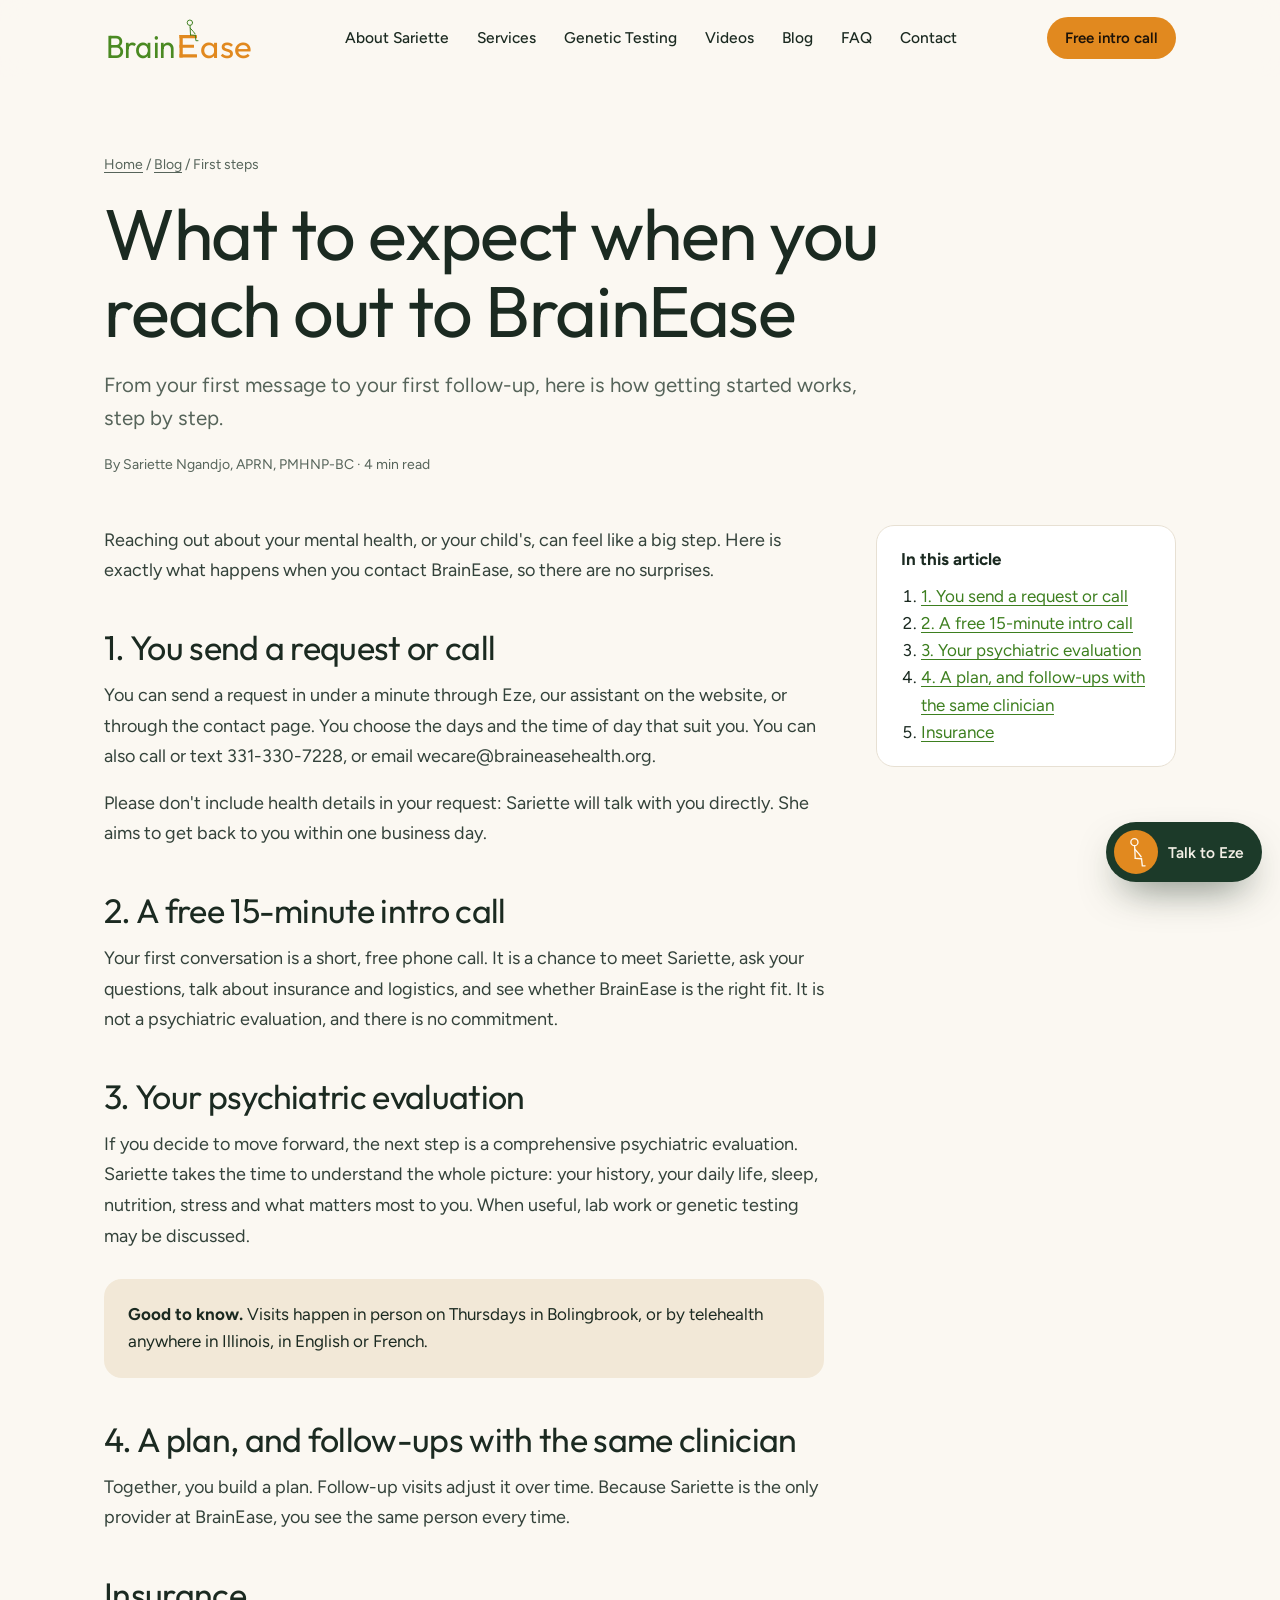
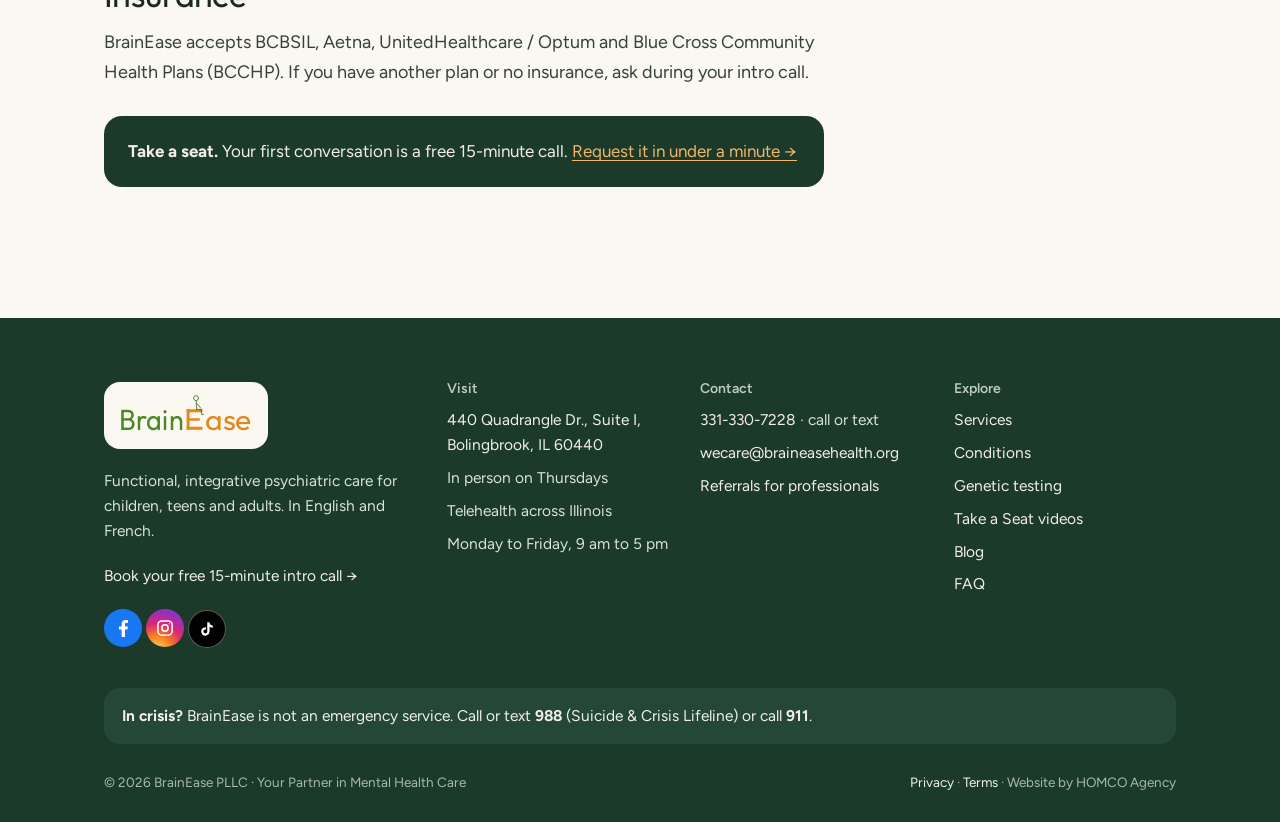
<file: blog/what-to-expect.html>
<!DOCTYPE html>
<html lang="en">
<head>
<meta charset="utf-8">
<meta name="viewport" content="width=device-width, initial-scale=1">
<title>What to expect when you reach out to BrainEase | BrainEase</title>
<meta name="description" content="From your first message to your first follow-up, here is how getting started works, step by step.">
<link rel="canonical" href="https://braineasehealth.org/blog/what-to-expect.html">
<meta property="og:type" content="website"><meta property="og:site_name" content="BrainEase">
<meta property="og:title" content="What to expect when you reach out to BrainEase | BrainEase"><meta property="og:description" content="From your first message to your first follow-up, here is how getting started works, step by step.">
<meta property="og:url" content="https://braineasehealth.org/blog/what-to-expect.html"><meta property="og:image" content="https://braineasehealth.org/img/sariette-sofa-orange.jpg">
<meta name="theme-color" content="#1c3a29">
<link rel="icon" href="../assets/favicon.svg" type="image/svg+xml">
<link rel="preconnect" href="https://fonts.googleapis.com"><link rel="preconnect" href="https://fonts.gstatic.com" crossorigin>
<link href="https://fonts.googleapis.com/css2?family=Outfit:wght@300;400;500&family=Figtree:wght@400;500;600&display=swap" rel="stylesheet">
<link rel="stylesheet" href="../assets/site.css">
<script type="application/ld+json">{"@context": "https://schema.org", "@type": "BlogPosting", "headline": "What to expect when you reach out to BrainEase", "author": {"@type": "Person", "name": "Sariette Ngandjo, APRN, PMHNP-BC"}, "publisher": {"@type": "Organization", "name": "BrainEase PLLC"}, "mainEntityOfPage": "https://braineasehealth.org/blog/what-to-expect.html"}</script>
</head>
<body>
<a class="skip" href="#main">Skip to content</a>
<header class="hd"><div class="wrap">
  <a class="brand" href="../index.html" aria-label="BrainEase home"><svg class="ez " viewBox="0 -26 600 176" role="img" aria-label="BrainEase"><text x="6" y="140" font-family="Outfit,sans-serif" font-size="128" fill="#4a8a22" textLength="282" lengthAdjust="spacingAndGlyphs">Brain</text><g transform="translate(302 50) scale(1)" fill="#e1891f"><rect width="13" height="90" rx="1"/><rect width="70" height="13" rx="1"/><rect y="39" width="58" height="12" rx="1"/><rect y="77" width="70" height="13" rx="1"/></g><text x="384" y="140" font-family="Outfit,sans-serif" font-size="128" fill="#e1891f" textLength="206" lengthAdjust="spacingAndGlyphs">ase</text><g transform="translate(346 50) scale(1.2)"><g class="" fill="none" stroke="var(--ez,#3d7f1f)" stroke-width="3.2" stroke-linecap="round" stroke-linejoin="round"><circle class="d" cx="-2" cy="-41" r="9" pathLength="1" style="--d:0.30s"/><path class="d" d="M-1.5 -32 L0 0" pathLength="1" style="--d:0.58s"/><path class="d" d="M-1 -23 L9 -12 L15 -4" pathLength="1" style="--d:0.86s"/><path class="d" d="M0 0 L16 1" pathLength="1" style="--d:1.14s"/><g class="leg"><path class="d" d="M16 1 L18 19 L25 19" pathLength="1" style="--d:1.42s"/></g></g></g></svg></a>
  <nav class="nav" aria-label="Main"><a href="../about.html">About Sariette</a><a href="../services.html">Services</a><a href="../genetic-testing.html">Genetic Testing</a><a href="../videos.html">Videos</a><a href="../blog/index.html">Blog</a><a href="../faq.html">FAQ</a><a href="../contact.html">Contact</a></nav>
  <a class="btn sm" href="../contact.html#request" data-eze="book">Free intro call</a>
  <button class="burger" type="button" aria-label="Menu" aria-expanded="false" aria-controls="drawer"><span></span></button>
</div></header>
<nav class="drawer" id="drawer" aria-label="Mobile"><a href="../index.html">Home</a><a href="../about.html">About Sariette</a><a href="../services.html">Services</a><a href="../genetic-testing.html">Genetic Testing</a><a href="../videos.html">Videos</a><a href="../blog/index.html">Blog</a><a href="../faq.html">FAQ</a><a href="../contact.html">Contact</a><a href="../conditions.html">Conditions</a><a href="../for-professionals.html">For Professionals</a><a class="btn" href="../contact.html#request" data-eze="book">Book your free 15-min intro call</a><p class="small"><span data-cfg="phone">331-330-7228</span> · call or text</p></nav>
<main id="main">
<section class="phead"><div class="wrap stack"><p class="crumb"><a href="../index.html">Home</a> / <a href="../blog/index.html">Blog</a> / First steps</p><h1 style="max-width:16em">What to expect when you reach out to BrainEase</h1><p class="lead">From your first message to your first follow-up, here is how getting started works, step by step.</p><p class="small">By Sariette Ngandjo, APRN, PMHNP-BC · 4 min read</p></div></section>
<section class="band" style="padding-top:0"><div class="wrap artgrid">
  <article class="prose"><p>Reaching out about your mental health, or your child's, can feel like a big step. Here is exactly what happens when you contact BrainEase, so there are no surprises.</p>
<h2 id="s1">1. You send a request or call</h2>
<p>You can send a request in under a minute through Eze, our assistant on the website, or through the contact page. You choose the days and the time of day that suit you. You can also call or text 331-330-7228, or email wecare@braineasehealth.org.</p>
<p>Please don't include health details in your request: Sariette will talk with you directly. She aims to get back to you within one business day.</p>
<h2 id="s2">2. A free 15-minute intro call</h2>
<p>Your first conversation is a short, free phone call. It is a chance to meet Sariette, ask your questions, talk about insurance and logistics, and see whether BrainEase is the right fit. It is not a psychiatric evaluation, and there is no commitment.</p>
<h2 id="s3">3. Your psychiatric evaluation</h2>
<p>If you decide to move forward, the next step is a comprehensive psychiatric evaluation. Sariette takes the time to understand the whole picture: your history, your daily life, sleep, nutrition, stress and what matters most to you. When useful, lab work or genetic testing may be discussed.</p>
<div class="callout"><b>Good to know.</b> Visits happen in person on Thursdays in Bolingbrook, or by telehealth anywhere in Illinois, in English or French.</div>
<h2 id="s4">4. A plan, and follow-ups with the same clinician</h2>
<p>Together, you build a plan. Follow-up visits adjust it over time. Because Sariette is the only provider at BrainEase, you see the same person every time.</p>
<h2 id="s5">Insurance</h2>
<p>BrainEase accepts BCBSIL, Aetna, UnitedHealthcare / Optum and Blue Cross Community Health Plans (BCCHP). If you have another plan or no insurance, ask during your intro call.</p>
  <div class="callout" style="background:var(--deep);color:#f3efe6"><b>Take a seat.</b> Your first conversation is a free 15-minute call. <a href="../contact.html#request" data-eze="book" style="color:#f2b66b">Request it in under a minute →</a></div></article>
  <aside class="toc" style="position:sticky;top:96px"><b>In this article</b><ol><li><a href="#s1">1. You send a request or call</a></li><li><a href="#s2">2. A free 15-minute intro call</a></li><li><a href="#s3">3. Your psychiatric evaluation</a></li><li><a href="#s4">4. A plan, and follow-ups with the same clinician</a></li><li><a href="#s5">Insurance</a></li></ol></aside>
</div></section>
</main>
<footer class="ft"><div class="wrap">
  <div class="cols">
    <div class="stack">
      <a href="../index.html" aria-label="BrainEase home" style="display:inline-block;background:#fbf8f2;border-radius:16px;padding:10px 14px"><svg style="height:40px;width:auto" class="ez " viewBox="0 -26 600 176" role="img" aria-label="BrainEase"><text x="6" y="140" font-family="Outfit,sans-serif" font-size="128" fill="#4a8a22" textLength="282" lengthAdjust="spacingAndGlyphs">Brain</text><g transform="translate(302 50) scale(1)" fill="#e1891f"><rect width="13" height="90" rx="1"/><rect width="70" height="13" rx="1"/><rect y="39" width="58" height="12" rx="1"/><rect y="77" width="70" height="13" rx="1"/></g><text x="384" y="140" font-family="Outfit,sans-serif" font-size="128" fill="#e1891f" textLength="206" lengthAdjust="spacingAndGlyphs">ase</text><g transform="translate(346 50) scale(1.2)"><g class="" fill="none" stroke="var(--ez,#3d7f1f)" stroke-width="3.2" stroke-linecap="round" stroke-linejoin="round"><circle class="d" cx="-2" cy="-41" r="9" pathLength="1" style="--d:0.30s"/><path class="d" d="M-1.5 -32 L0 0" pathLength="1" style="--d:0.58s"/><path class="d" d="M-1 -23 L9 -12 L15 -4" pathLength="1" style="--d:0.86s"/><path class="d" d="M0 0 L16 1" pathLength="1" style="--d:1.14s"/><g class="leg"><path class="d" d="M16 1 L18 19 L25 19" pathLength="1" style="--d:1.42s"/></g></g></g></svg></a>
      <p>Functional, integrative psychiatric care for children, teens and adults. In English and French.</p>
      <p><a href="../contact.html#request" data-eze="book">Book your free 15-minute intro call →</a></p>
      <p><a href="https://www.facebook.com/braineasehealthpllc" target="_blank" rel="noopener" aria-label="BrainEase on Facebook" title="BrainEase on Facebook" style="display:inline-flex;align-items:center;justify-content:center;width:38px;height:38px;border-radius:50%;background:#1877F2"><svg width="17" height="17" viewBox="0 0 320 512" fill="#ffffff" aria-hidden="true"><path d="M279.14 288l14.22-92.66h-88.91v-60.13c0-25.35 12.42-50.06 52.24-50.06h40.42V6.26S260.43 0 225.36 0c-73.22 0-121.08 44.38-121.08 124.72v70.62H22.89V288h81.39v224h100.17V288z"/></svg></a> <a href="https://www.instagram.com/braineasehealthpllc" target="_blank" rel="noopener" aria-label="BrainEase on Instagram" title="BrainEase on Instagram" style="display:inline-flex;align-items:center;justify-content:center;width:38px;height:38px;border-radius:50%;background:radial-gradient(circle at 30% 110%, #feda75 0%, #fa7e1e 30%, #d62976 55%, #962fbf 80%, #4f5bd5 100%)"><svg width="18" height="18" viewBox="0 0 24 24" fill="none" stroke="#ffffff" stroke-width="2" aria-hidden="true"><rect x="2.5" y="2.5" width="19" height="19" rx="5.5"/><circle cx="12" cy="12" r="4.2"/><circle cx="17.6" cy="6.4" r="0.8" fill="#ffffff" stroke="none"/></svg></a> <a href="https://www.tiktok.com/@braineasehealthpllc" target="_blank" rel="noopener" aria-label="BrainEase on TikTok" title="BrainEase on TikTok" style="display:inline-flex;align-items:center;justify-content:center;width:38px;height:38px;border-radius:50%;background:#010101;border:1px solid rgba(255,255,255,0.35)"><svg width="16" height="16" viewBox="0 0 24 24" fill="#ffffff" aria-hidden="true"><path d="M19.59 6.69a4.83 4.83 0 0 1-3.77-4.25V2h-3.45v13.67a2.89 2.89 0 0 1-5.2 1.74 2.89 2.89 0 0 1 2.31-4.64 2.93 2.93 0 0 1 .88.13V9.4a6.84 6.84 0 0 0-1-.05A6.33 6.33 0 0 0 5 20.1a6.34 6.34 0 0 0 10.86-4.43v-7a8.16 8.16 0 0 0 4.77 1.52v-3.4a4.85 4.85 0 0 1-1-.1z"/></svg></a></p>
    </div>
    <div><h4>Visit</h4><ul>
      <li><a data-href="mapsUrl" href="#" target="_blank" rel="noopener" data-cfg="address">440 Quadrangle Dr., Suite I, Bolingbrook, IL 60440</a></li>
      <li>In person on Thursdays</li><li>Telehealth across Illinois</li><li data-cfg="hours">Monday to Friday, 9 am to 5 pm</li></ul></div>
    <div><h4>Contact</h4><ul>
      <li><a data-href="phoneHref" href="tel:+13313307228" data-cfg="phone">331-330-7228</a> · call or text</li>
      <li><a href="mailto:wecare@braineasehealth.org" data-cfg="email">wecare@braineasehealth.org</a></li>
      <li><a href="../for-professionals.html">Referrals for professionals</a></li></ul></div>
    <div><h4>Explore</h4><ul>
      <li><a href="../services.html">Services</a></li><li><a href="../conditions.html">Conditions</a></li><li><a href="../genetic-testing.html">Genetic testing</a></li>
      <li><a href="../videos.html">Take a Seat videos</a></li><li><a href="../blog/index.html">Blog</a></li><li><a href="../faq.html">FAQ</a></li></ul></div>
  </div>
  <p class="crisis"><b>In crisis?</b> BrainEase is not an emergency service. Call or text <b>988</b> (Suicide &amp; Crisis Lifeline) or call <b>911</b>.</p>
  <div class="base"><span>© <span id="yr">2026</span> BrainEase PLLC · Your Partner in Mental Health Care</span>
  <span><a href="../privacy.html">Privacy</a> · <a href="../terms.html">Terms</a> · Website by HOMCO Agency</span></div>
</div></footer>
<script src="../assets/site.js" defer></script>
</body>
</html>
</file>
<file: assets/site.css>
/* BrainEase website
   VOICE  warm, calm, premium; a small practice with world-class finish
   IDEA   the consulting room itself: paper walls, sage sofa, orange throw, light wood
   PICTURE Eze (one green line) sitting on the orange E, and real photos of Sariette
   COLOUR paper ground, BrainEase green, deep room green for bands, orange for action, sage and sand
   TYPE   Outfit (display, close to the logo) + Figtree (text); self-host both in production
   LAYOUT mobile first; two columns from 900px; content up to 1200px */
:root{color-scheme:light;--bg:#fbf8f2;--ink:#1b2a21;--mute:#56645a;--card:#fff;--line:#e7e0d3;--green:#3d7f1f;--logo-green:#4a8a22;--deep:#1c3a29;--deep2:#24473a;--orange:#e1891f;--oink:#a6540a;--sage:#9fb596;--sand:#f2e8d7;--sky:#4f86a0;--radius:22px;--shadow:0 24px 48px -32px rgba(20,40,25,.45)}
*{box-sizing:border-box;min-width:0}
html{scroll-behavior:smooth;scroll-padding-top:88px}
body{margin:0;background:var(--bg);color:var(--ink);font:17px/1.6 Figtree,system-ui,-apple-system,"Segoe UI",sans-serif;overflow-x:clip;-webkit-font-smoothing:antialiased}
img{max-width:100%;height:auto;display:block}
a{color:var(--green);text-underline-offset:3px}
a:hover{color:var(--deep)}
h1,h2,h3,h4{font-family:Outfit,Figtree,sans-serif;font-weight:400;letter-spacing:-.02em;line-height:1.06;margin:0;text-wrap:balance}
h1{font-size:clamp(40px,6vw,72px)}
h2{font-size:clamp(30px,3.8vw,48px)}
h3{font-size:22px;font-weight:500;letter-spacing:-.01em;line-height:1.2}
p{margin:0}
.lead{font-size:clamp(18px,1.6vw,21px);color:var(--mute);max-width:38em;text-wrap:pretty}
.small{font-size:14px;color:var(--mute)}
.wrap{width:min(1200px,100%);margin:0 auto;padding:0 max(5vw,18px)}
.band{padding:clamp(56px,8vw,112px) 0}
.band.tight{padding:clamp(40px,5vw,72px) 0}
.sand{background:var(--sand)}
.deep{background:var(--deep);color:#f3efe6;--ink:#f3efe6;--mute:#bccbbd;--card:var(--deep2);--line:#35594a}
.deep a{color:#cfe7b4}
.stack>*+*{margin-top:20px}
.grid2{display:grid;grid-template-columns:minmax(0,1fr);gap:clamp(28px,5vw,72px);align-items:center}
.cards{display:grid;grid-template-columns:minmax(0,1fr);gap:16px}
.card{background:var(--card);border:1px solid var(--line);border-radius:var(--radius);padding:26px}
.card p{color:var(--mute);margin-top:8px}
.card .ic{width:44px;height:44px;margin-bottom:18px}
.ic *{fill:none;stroke:var(--orange);stroke-width:2;stroke-linecap:round;stroke-linejoin:round}
.skip{position:absolute;left:-999px;top:8px;background:var(--deep);color:#fff;padding:10px 16px;border-radius:10px;z-index:100}
.skip:focus{left:12px}
:focus-visible{outline:3px solid var(--sky);outline-offset:3px;border-radius:6px}
/* buttons and chips */
.btn{display:inline-flex;align-items:center;justify-content:center;gap:10px;min-height:50px;padding:0 24px;border-radius:99px;border:0;background:var(--orange);color:#1c1208;font:600 16px Figtree,sans-serif;text-decoration:none;cursor:pointer;transition:transform .2s,box-shadow .2s}
.btn:hover{color:#1c1208;transform:translateY(-1px);box-shadow:0 10px 24px -12px rgba(225,137,31,.8)}
.btn.ghost{background:transparent;border:1.5px solid currentColor;color:var(--ink)}
.btn.ghost:hover{box-shadow:none;background:rgba(0,0,0,.03)}
.btn.sm{min-height:42px;padding:0 18px;font-size:15px}
.btns{display:flex;flex-wrap:wrap;gap:12px}
.chip{display:inline-flex;align-items:center;gap:8px;border:1px solid var(--line);background:var(--card);border-radius:99px;padding:7px 14px;font-size:15px}
/* header */
.hd{position:sticky;top:0;z-index:40;background:rgba(251,248,242,.88);backdrop-filter:saturate(1.4) blur(12px);border-bottom:1px solid transparent;transition:border-color .3s}
.hd.scrolled{border-color:var(--line)}
.hd .wrap{display:flex;align-items:center;justify-content:space-between;height:76px;gap:20px}
.brand{display:flex;align-items:center;text-decoration:none}
.brand svg{height:44px;width:auto;overflow:visible}
.nav{display:none;gap:4px;align-items:center}
.nav a{color:var(--ink);text-decoration:none;font-size:15.5px;font-weight:500;padding:10px 12px;border-radius:10px}
.nav a:hover,.nav a[aria-current=page]{background:var(--sand);color:var(--ink)}
.hd .btn{display:none}
.burger{width:48px;height:48px;border-radius:14px;border:1px solid var(--line);background:var(--card);display:grid;place-items:center;cursor:pointer}
.burger span{display:block;width:20px;height:2px;background:var(--ink);border-radius:2px;position:relative}
.burger span::before,.burger span::after{content:"";position:absolute;left:0;width:20px;height:2px;background:var(--ink);border-radius:2px;transition:transform .25s}
.burger span::before{top:-6px}.burger span::after{top:6px}
.drawer{position:fixed;inset:76px 0 0 0;background:var(--bg);z-index:39;padding:24px max(5vw,18px) 40px;display:flex;flex-direction:column;gap:6px;transform:translateY(-8px);opacity:0;visibility:hidden;transition:.25s;overflow-y:auto}
.drawer.open{transform:none;opacity:1;visibility:visible}
.drawer a{font-family:Outfit;font-size:28px;color:var(--ink);text-decoration:none;padding:8px 0;border-bottom:1px solid var(--line)}
.drawer .btn{margin-top:20px;font-family:Figtree;font-size:17px;border:0}
.drawer .small{margin-top:16px}
/* hero */
.hero{padding:clamp(28px,5vw,64px) 0 clamp(56px,7vw,96px)}
.hero .grid2{align-items:center}
.hero h1 em{font-style:normal;color:var(--orange)}
.hero .facts{display:flex;flex-wrap:wrap;gap:8px;margin-top:4px}
.hero-pic{position:relative;max-width:520px;width:100%;justify-self:center}
.hero-pic .photo{border-radius:180px 180px 28px 28px;overflow:hidden;aspect-ratio:4/5;background:var(--sand)}
.hero-pic .photo img{width:100%;height:100%;object-fit:cover;object-position:50% 28%}
.hero-pic .ezb{position:absolute;left:-14px;bottom:-26px;width:150px;background:var(--bg);border-radius:24px;padding:14px 16px 8px;box-shadow:var(--shadow)}
.photo{border-radius:var(--radius);overflow:hidden;background:var(--sand)}
.photo img{width:100%;height:100%;object-fit:cover}
/* eze drawing */
.ez .d{fill:none;stroke-dasharray:1;stroke-dashoffset:0}
.ez .leg{transform-box:fill-box;transform-origin:0 0}
.ez .wv{transform-box:fill-box;transform-origin:0 100%}
@keyframes draw{from{stroke-dashoffset:1}to{stroke-dashoffset:0}}
@keyframes swing{0%,100%{transform:rotate(0)}50%{transform:rotate(15deg)}}
@keyframes wave{0%,100%{transform:rotate(-10deg)}50%{transform:rotate(16deg)}}
@keyframes br{0%,100%{transform:translateY(0)}50%{transform:translateY(-1.5px)}}
@keyframes rise{from{opacity:0;transform:translateY(18px)}to{opacity:1;transform:none}}
@media (prefers-reduced-motion:no-preference){
.ez.live .d{animation:draw 1.1s cubic-bezier(.6,.05,.3,1) var(--d,0s) both}
.ez.live .leg{animation:swing 4.2s ease-in-out 1.9s infinite}
.ez.live .wv{animation:wave 1.8s ease-in-out 1.4s infinite}
.ez.live .br{animation:br 4s ease-in-out 1.8s infinite}
.reveal{opacity:0;transform:translateY(18px);transition:opacity .8s cubic-bezier(.2,.7,.2,1),transform .8s cubic-bezier(.2,.7,.2,1)}
.reveal.in{opacity:1;transform:none}
}
/* steps */
.steps{list-style:none;padding:0;margin:0;display:grid;grid-template-columns:minmax(0,1fr);gap:16px;counter-reset:st}
.steps li{position:relative;padding:26px 26px 26px 84px;background:var(--card);border:1px solid var(--line);border-radius:var(--radius);counter-increment:st}
.steps li::before{content:counter(st);position:absolute;left:24px;top:24px;width:40px;height:40px;border-radius:50%;background:var(--orange);color:#1c1208;font:600 18px Outfit;display:grid;place-items:center}
.steps p{color:var(--mute);margin-top:6px}
/* duo and pills */
.pill-row{display:flex;flex-wrap:wrap;gap:10px}
.kicker{font-size:15px;font-weight:600;color:var(--oink)}
.deep .kicker{color:#f2b66b}
.quote{font-family:Outfit;font-size:clamp(24px,2.6vw,34px);line-height:1.2;letter-spacing:-.015em}
.list{list-style:none;padding:0;margin:0;display:grid;gap:12px}
.list li{position:relative;padding-left:28px}
.list li::before{content:"";position:absolute;left:2px;top:9px;width:12px;height:12px;border-radius:50%;border:2px solid var(--orange)}
.list.no li::before{border-color:var(--mute);border-radius:3px;transform:rotate(45deg);width:9px;height:9px;top:10px}
.info{display:grid;gap:14px}
.info div{display:grid;grid-template-columns:120px minmax(0,1fr);gap:12px;padding-bottom:14px;border-bottom:1px solid var(--line)}
.info dt,.info b{font-weight:600}
.info span{color:var(--mute)}
/* faq */
.faq{display:grid;gap:12px}
.faq details{background:var(--card);border:1px solid var(--line);border-radius:18px;padding:0 22px}
.faq summary{cursor:pointer;list-style:none;padding:20px 36px 20px 0;font:500 19px/1.3 Outfit,sans-serif;position:relative}
.faq summary::-webkit-details-marker{display:none}
.faq summary::after{content:"+";position:absolute;right:0;top:16px;font-size:26px;color:var(--orange);transition:transform .2s}
.faq details[open] summary::after{transform:rotate(45deg)}
.faq details>div{padding:0 0 20px;color:var(--mute)}
.faq details>div p+p{margin-top:10px}
/* page head */
.phead{padding:clamp(36px,6vw,80px) 0 clamp(28px,4vw,48px)}
.crumb{font-size:14px;color:var(--mute);margin-bottom:18px}
.crumb a{color:var(--mute)}
/* prose (blog, legal) */
.prose{max-width:720px}
.prose h2{font-size:clamp(26px,3vw,34px);margin:44px 0 14px}
.prose h3{margin:28px 0 8px}
.prose p,.prose li{color:#33423a;font-size:18px;line-height:1.7}
.prose p+p{margin-top:16px}
.prose ul,.prose ol{padding-left:22px}
.prose li+li{margin-top:8px}
.callout{background:var(--sand);border-radius:18px;padding:22px 24px;margin:28px 0}
.toc{background:var(--card);border:1px solid var(--line);border-radius:18px;padding:20px 24px}
.toc ol{margin:10px 0 0;padding-left:20px}
.posts{display:grid;grid-template-columns:minmax(0,1fr);gap:18px}
.post{display:flex;flex-direction:column;background:var(--card);border:1px solid var(--line);border-radius:var(--radius);overflow:hidden;text-decoration:none;color:var(--ink)}
.post .cov{aspect-ratio:16/9;background:var(--deep);display:grid;place-items:center}
.post .bd{padding:22px}
.post h3{margin:6px 0 8px}
.post p{color:var(--mute)}
.post:hover{color:var(--ink);box-shadow:var(--shadow)}
/* videos */
.eps{display:grid;grid-template-columns:minmax(0,1fr);gap:14px}
.ep{background:var(--card);border:1px solid var(--line);border-radius:20px;overflow:hidden}
.ep .th{aspect-ratio:9/11;background:var(--deep);display:grid;place-items:center;position:relative}
.ep .th span{position:absolute;left:14px;top:12px;font-size:13px;font-weight:600;color:#f2b66b}
.ep .th video{width:100%;height:100%;display:block;object-fit:contain;background:var(--deep)}
.ep .bd{padding:16px 18px 20px}
.ep h3{font-size:19px}
.ep p{color:var(--mute);font-size:15px;margin-top:4px}
/* forms */
.form{display:grid;gap:18px}
.field{display:grid;gap:8px}
.field>label,.field>legend{font-weight:600;font-size:15px;padding:0}
fieldset{border:0;margin:0;padding:0;min-width:0}
input[type=text],input[type=tel],input[type=email],input[type=date],textarea,select{font:16px Figtree,sans-serif;color:var(--ink);background:#fff;border:1.5px solid var(--line);border-radius:14px;min-height:50px;padding:12px 14px;width:100%}
input:focus,textarea:focus{border-color:var(--green);outline:none;box-shadow:0 0 0 4px rgba(61,127,31,.15)}
.opts{display:flex;flex-wrap:wrap;gap:8px}
.opt{position:relative}
.opt input{position:absolute;opacity:0;inset:0;cursor:pointer}
.opt span{display:inline-flex;align-items:center;min-height:44px;padding:0 16px;border-radius:99px;border:1.5px solid var(--line);background:#fff;font-size:15px;font-weight:500;cursor:pointer;transition:.15s}
.opt input:checked+span{background:var(--deep);border-color:var(--deep);color:#fff}
.opt input:focus-visible+span{outline:3px solid var(--sky);outline-offset:2px}
.two{display:grid;grid-template-columns:minmax(0,1fr);gap:14px}
.consent{display:flex;gap:12px;align-items:flex-start;font-size:14.5px;color:var(--mute)}
.consent input{width:22px;height:22px;flex:none;margin-top:2px;accent-color:var(--green)}
.hp{position:absolute;left:-9999px;width:1px;height:1px;overflow:hidden}
.note{font-size:14px;color:var(--mute);background:var(--sand);border-radius:14px;padding:12px 14px}
.done{display:none;text-align:center;padding:24px 8px}
.form-card{background:var(--card);border:1px solid var(--line);border-radius:26px;padding:clamp(20px,3vw,34px);box-shadow:var(--shadow)}
.form-card.sent .form{display:none}
.form-card.sent .done{display:block}
.err{color:#b3261e;font-size:14px;font-weight:600;display:none}
.err.on{display:block}
/* footer */
.ft{background:var(--deep);color:#d9e2d6;padding:64px 0 28px;font-size:15.5px}
.ft a{color:#f3efe6;text-decoration:none}
.ft a:hover{text-decoration:underline;color:#fff}
.ft .cols{display:grid;grid-template-columns:minmax(0,1fr);gap:32px}
.ft h4{font-family:Figtree;font-size:14px;font-weight:600;color:#bccbbd;margin-bottom:12px;letter-spacing:0}
.ft ul{list-style:none;margin:0;padding:0;display:grid;gap:8px}
.ft .crisis{margin-top:40px;padding:16px 18px;border-radius:16px;background:#24473a;color:#f3efe6}
.ft .base{margin-top:28px;display:flex;flex-wrap:wrap;justify-content:space-between;gap:12px;font-size:13.5px;color:#a9b8aa}
/* Talk to Eze */
.ezfab{position:fixed;right:18px;bottom:18px;z-index:60;display:flex;align-items:center;gap:10px;padding:8px 18px 8px 8px;border-radius:99px;border:0;background:var(--deep);color:#f3efe6;font:600 15.5px Figtree,sans-serif;box-shadow:0 18px 40px -16px rgba(20,40,25,.7);cursor:pointer}
.ezfab .av{width:44px;height:44px;border-radius:50%;background:var(--orange);display:grid;place-items:center}
.ezfab .av svg{width:30px;height:30px}
.ezfab[aria-expanded=true]{display:none}
.ezp{position:fixed;right:18px;bottom:18px;z-index:61;width:min(400px,calc(100vw - 24px));height:min(640px,calc(100dvh - 36px));background:var(--bg);border:1px solid var(--line);border-radius:26px;box-shadow:0 30px 80px -30px rgba(20,40,25,.6);display:flex;flex-direction:column;overflow:hidden;transform:translateY(16px) scale(.98);opacity:0;visibility:hidden;transition:.25s}
.ezp.open{transform:none;opacity:1;visibility:visible}
.ezp header{display:flex;align-items:center;gap:12px;padding:14px 16px;background:var(--deep);color:#f3efe6}
.ezp header .av{width:42px;height:42px;border-radius:50%;background:var(--orange);display:grid;place-items:center}
.ezp header .av svg{width:28px;height:28px}
.ezp header b{font:500 18px Outfit,sans-serif;display:block;line-height:1.1}
.ezp header small{font-size:13px;color:#bccbbd}
.ezp header button{margin-left:auto;width:42px;height:42px;border-radius:50%;border:1px solid #35594a;background:transparent;color:#f3efe6;font-size:22px;cursor:pointer}
.ezlog{flex:1;overflow-y:auto;padding:16px;display:flex;flex-direction:column;gap:10px}
.msg{max-width:88%;padding:10px 14px;border-radius:18px;font-size:15px;line-height:1.45;animation:rise .35s cubic-bezier(.2,.7,.2,1) both;white-space:pre-line}
.msg.me{align-self:flex-end;background:var(--deep);color:#f3efe6;border-bottom-right-radius:6px}
.msg.bot{align-self:flex-start;background:var(--sand);border-bottom-left-radius:6px}
.msg.alert{background:#fde7dc;color:#5a1d05;border:1px solid #f1b79a}
.msg a{color:inherit;font-weight:600}
.typing{display:inline-flex;gap:4px}
.typing i{width:7px;height:7px;border-radius:50%;background:var(--mute);animation:dots 1.2s infinite}
.typing i:nth-child(2){animation-delay:.15s}.typing i:nth-child(3){animation-delay:.3s}
@keyframes dots{0%,80%,100%{opacity:.25}40%{opacity:1}}
.qrs{display:flex;flex-wrap:wrap;gap:6px;padding:10px 16px 4px}
.qr{border:1px solid var(--line);background:#fff;border-radius:99px;padding:7px 12px;font:500 14px Figtree,sans-serif;min-height:36px;cursor:pointer;color:var(--ink)}
.qr.go{background:var(--orange);border-color:var(--orange);color:#1c1208;font-weight:600}
.ezin{display:flex;gap:8px;padding:10px 12px 12px;border-top:1px solid var(--line);background:#fff}
.ezin input{min-height:46px;border-radius:99px;padding:10px 16px}
.ezin button{flex:none;width:46px;height:46px;border-radius:50%;border:0;background:var(--deep);color:#fff;cursor:pointer;display:grid;place-items:center}
.ezfoot{font-size:12px;color:var(--mute);text-align:center;padding:0 12px 10px;background:#fff}
.bk{align-self:stretch;background:#fff;border:1px solid var(--line);border-radius:18px;padding:14px;display:grid;gap:12px;animation:rise .35s both}
.bk .field>legend,.bk .field>label{font-size:13.5px}
.bk .opt span{min-height:38px;padding:0 12px;font-size:14px}
.bk input[type=text],.bk input[type=tel],.bk input[type=email]{min-height:44px;padding:9px 12px;border-radius:12px}
.bk .btn{min-height:46px}
@media (min-width:640px){
.cards,.posts{grid-template-columns:repeat(2,minmax(0,1fr))}
.eps{grid-template-columns:repeat(2,minmax(0,1fr))}
.two{grid-template-columns:repeat(2,minmax(0,1fr))}
.ft .cols{grid-template-columns:repeat(2,minmax(0,1fr))}
}
@media (min-width:980px){
.nav{display:flex}
.hd .btn{display:inline-flex}
.burger,.drawer{display:none}
.grid2{grid-template-columns:minmax(0,1.05fr) minmax(0,.95fr)}
.grid2.rev>:first-child{order:2}
.cards.c4{grid-template-columns:repeat(4,minmax(0,1fr))}
.cards.c3,.steps{grid-template-columns:repeat(3,minmax(0,1fr))}
.steps li{padding:84px 26px 26px}
.posts{grid-template-columns:repeat(3,minmax(0,1fr))}
.eps{grid-template-columns:repeat(4,minmax(0,1fr))}
.ft .cols{grid-template-columns:1.4fr 1fr 1fr 1fr}
}
@media (prefers-reduced-motion:reduce){html{scroll-behavior:auto}*{transition:none!important;animation:none!important}}
.bk.sent .form{display:none}
.bk.sent .done{display:block}
@media (max-width:640px){
.ezp{right:0;bottom:0;width:100vw;height:100dvh;border-radius:0;border:0}
.ezfab{right:12px;bottom:12px}
}
.artgrid{display:grid;grid-template-columns:minmax(0,1fr);gap:40px;align-items:start}
@media (min-width:980px){.artgrid{grid-template-columns:minmax(0,1fr) 300px}}

/* Insurance logos (added 2026-11-25, at Franck's request) */
.ins-grid{display:grid;grid-template-columns:repeat(4,1fr);gap:14px;margin-top:18px}
.ins-grid figure{margin:0;background:var(--card);border:1px solid var(--line);border-radius:18px;padding:20px 14px 14px;display:flex;flex-direction:column;align-items:center;text-align:center}
.ins-grid img{height:42px;width:auto;max-width:88%;object-fit:contain}
.ins-grid figcaption{margin-top:12px;font-size:13.5px;line-height:1.35;color:var(--mute)}
.ins-grid--mini{grid-template-columns:repeat(2,1fr);margin-top:8px}
.ins-grid--mini figure{padding:14px 10px 10px;border-radius:14px}
.ins-grid--mini img{height:30px}
.ins-grid--mini figcaption{font-size:12.5px;margin-top:8px}
@media (max-width:820px){.ins-grid{grid-template-columns:repeat(2,1fr)}}
</file>
